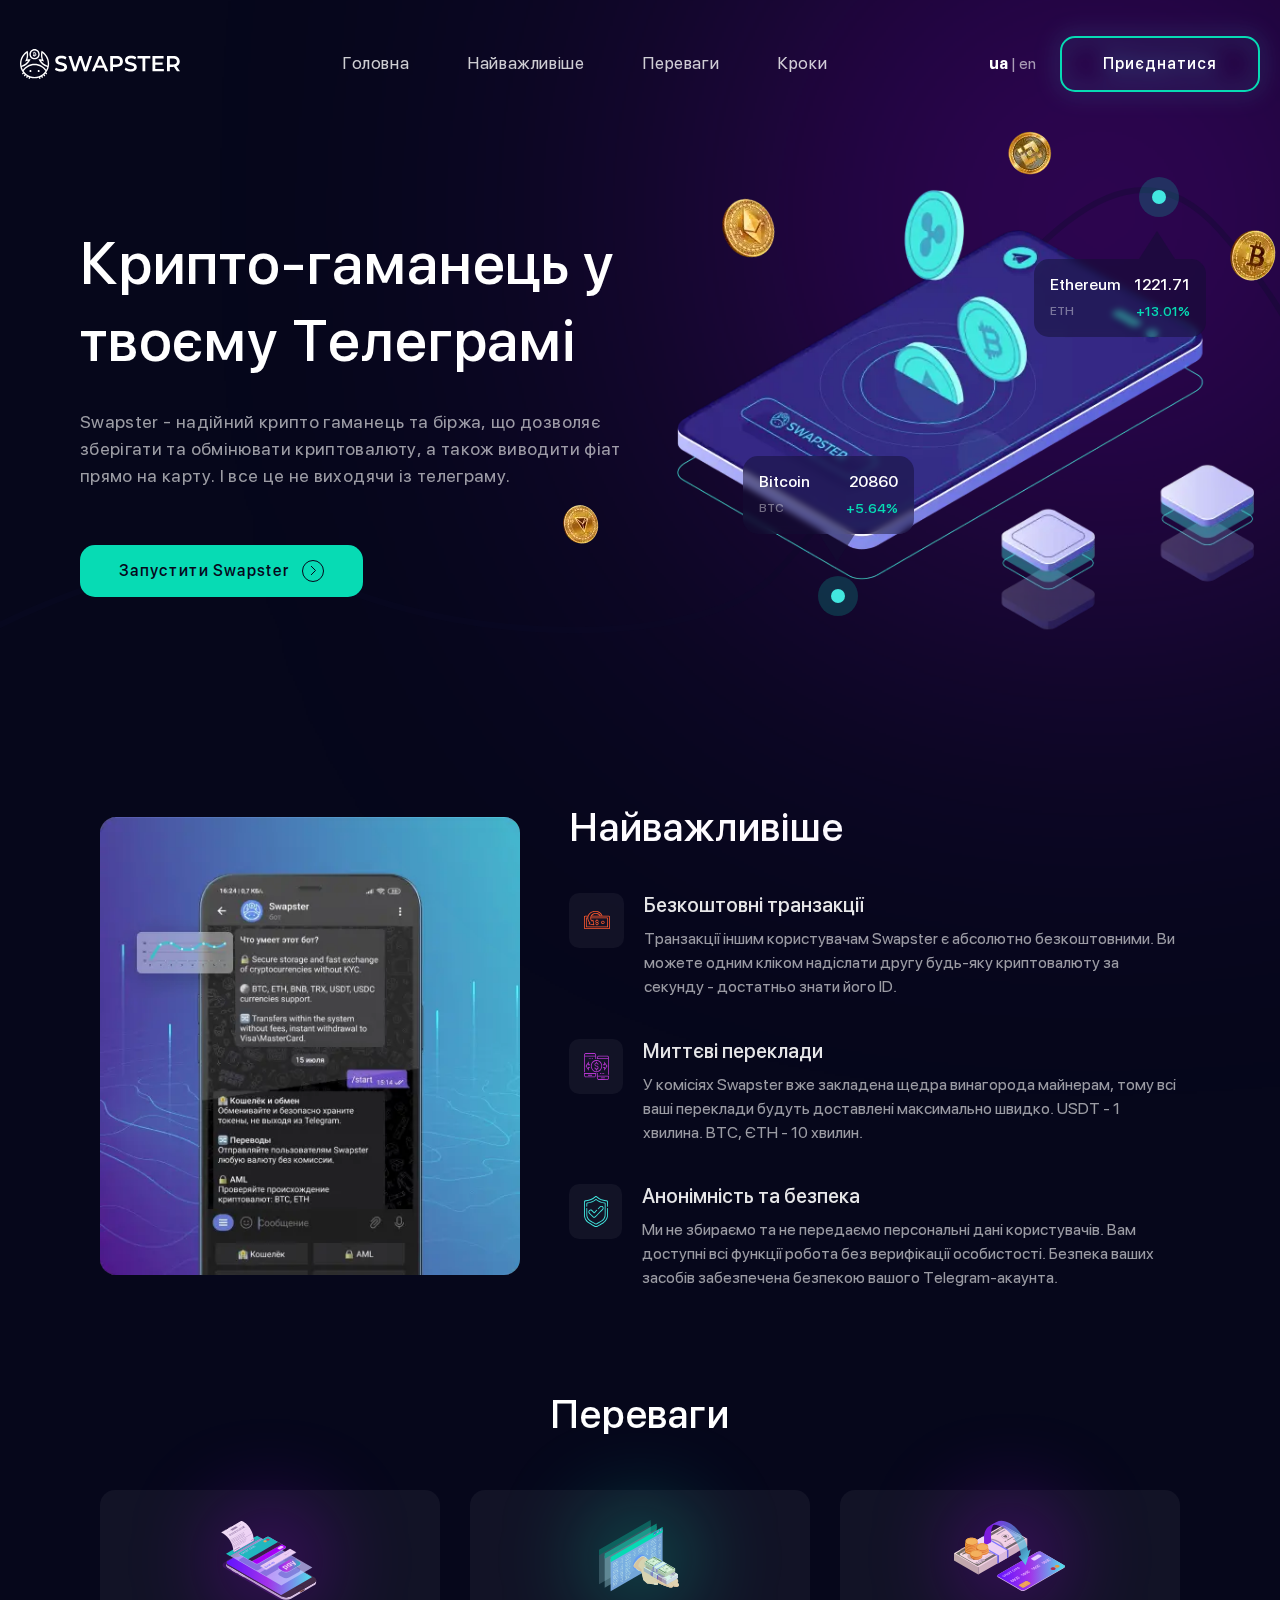
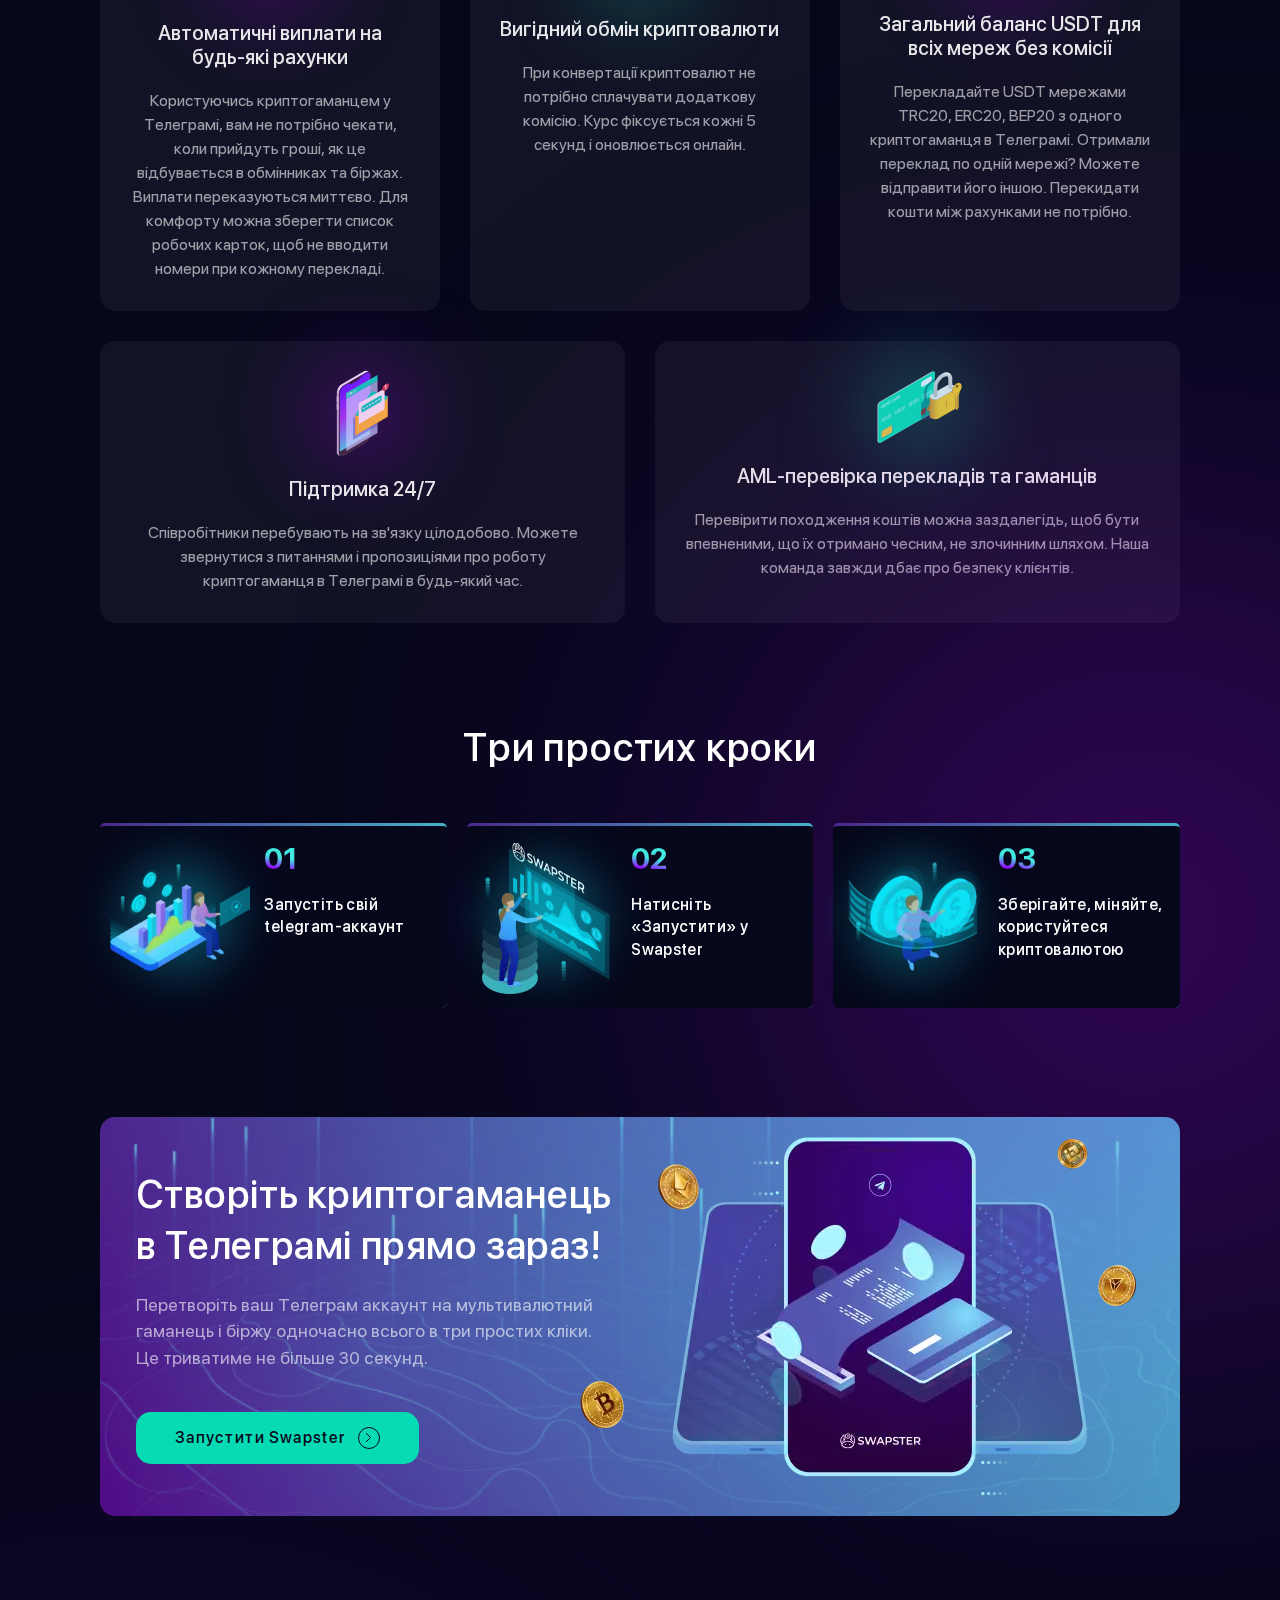
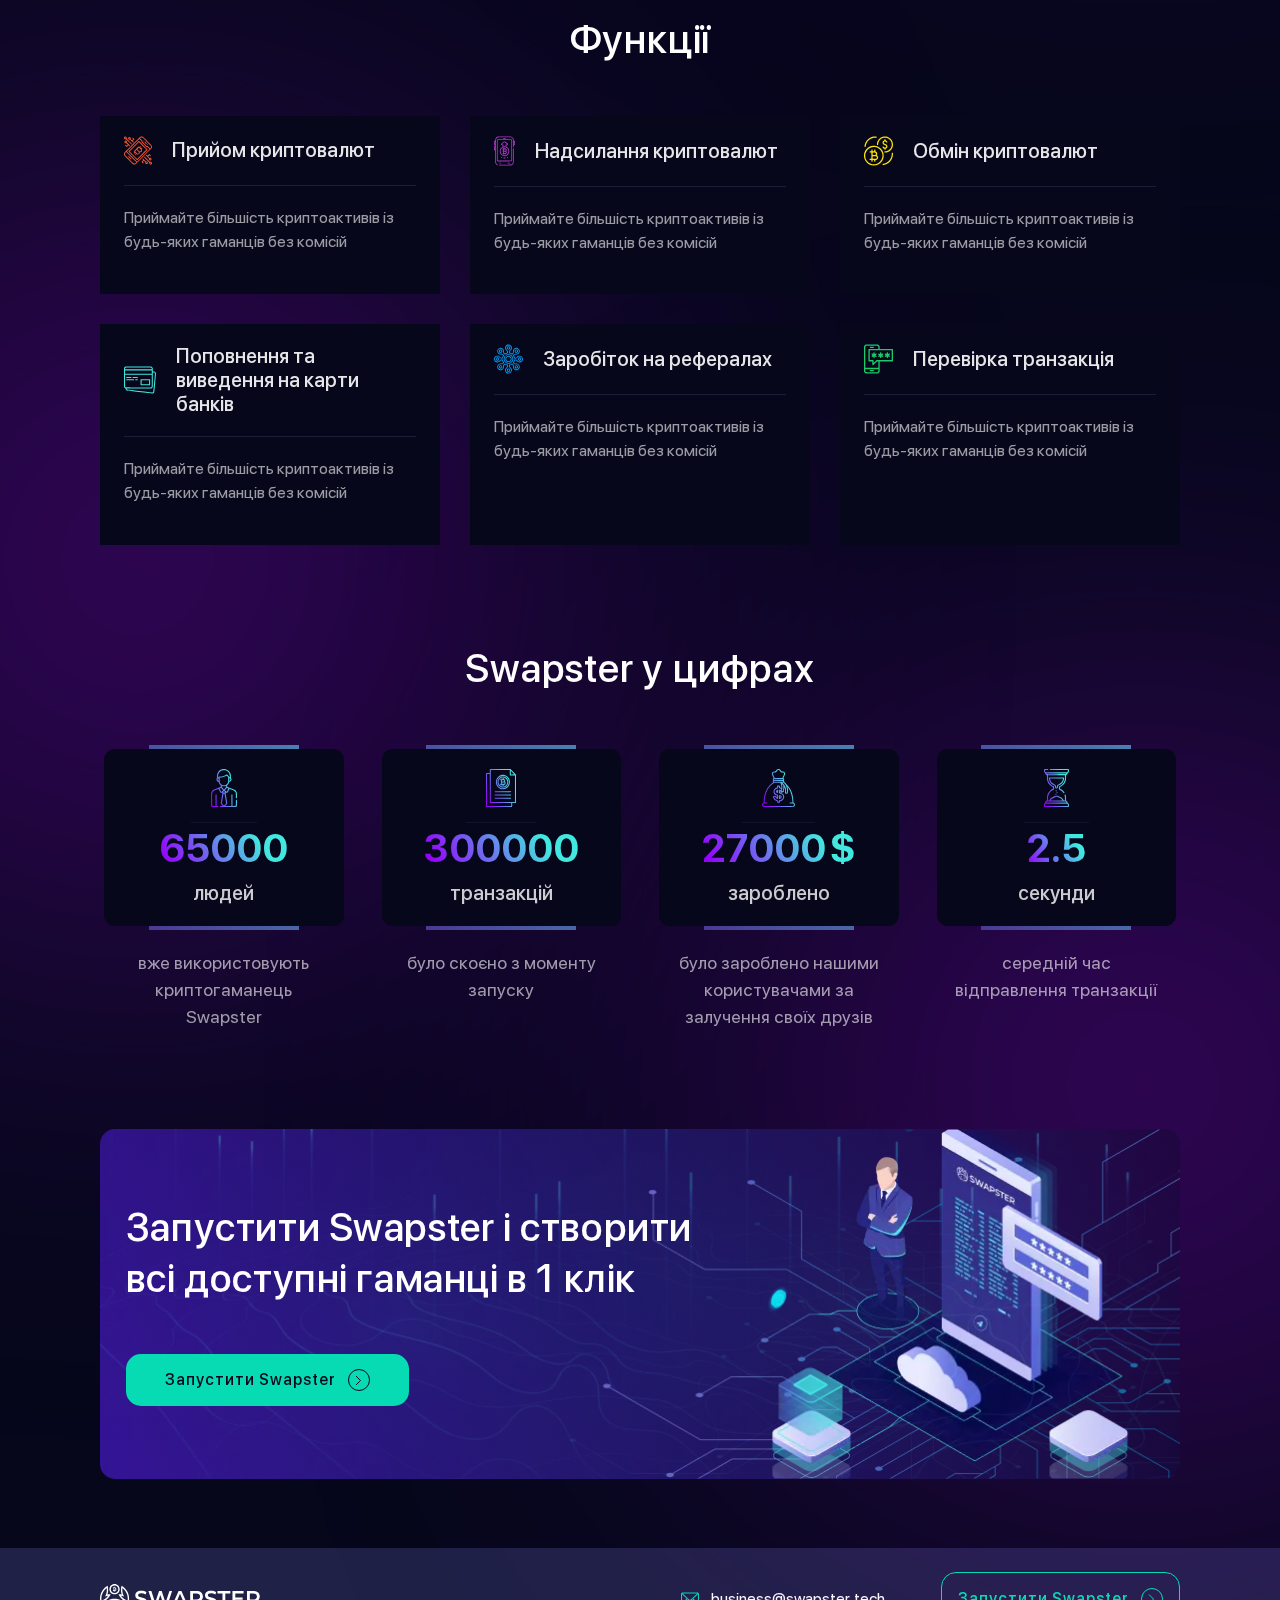
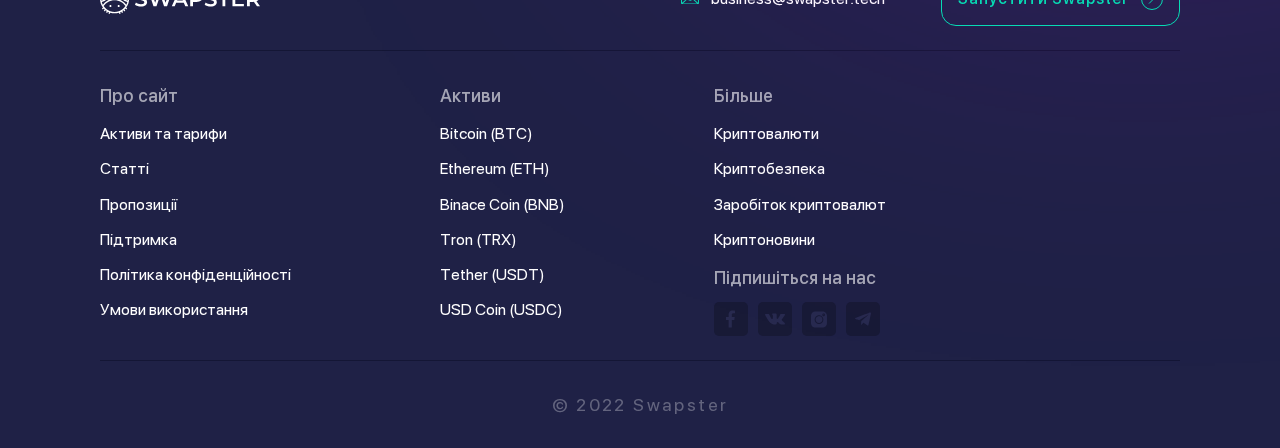
<file: index.html>
<!DOCTYPE html>
<html lang="ua">

<head>
	<title>Swapster</title>
	<meta charset="UTF-8">
	<meta name="format-detection" content="telephone=no">
	<!-- <style>body{opacity: 0;}</style> -->
	<link rel="stylesheet" href="css/style.min.css?_v=20230117113017">
	<link rel="shortcut icon" href="favicon.ico">
	<!-- <meta name="robots" content="noindex, nofollow"> -->
	<!-- <meta name="viewport" content="width=device-width, initial-scale=1.0"> -->
	<meta name="viewport" content="width=device-width, initial-scale=1.0, maximum-scale=1.0, user-scalable=0">
</head>

<body>
	<div class="wrapper">
		<header class="header">
			<div class="header__container-big">
				<a data-goto=".welcome" href="" class="header__logo"><img src="img/logo.svg" alt="Swapster"></a>
				<div class="header__menu menu">
					<nav class="menu__body">
						<ul class="menu__list">
							<li class="menu__item"><a href="" data-goto=".welcome" class="menu__link">Головна</a></li>
							<li class="menu__item"><a href="" data-goto-header data-goto=".important" class="menu__link">Найважливіше</a></li>
							<li class="menu__item"><a href="" data-goto-header data-goto=".benefits" class="menu__link">Переваги</a>
							</li>
							<li class="menu__item"><a href="" data-goto-header data-goto=".steps" class="menu__link">Кроки</a></li>
						</ul>
						<div class="menu__language language-menu">
							<a href="index_en.html" class="language-menu__btn">
								<img class="language-menu__image" src="img/icon-language.svg" alt="Icon-language">
								<div class="language-menu__text">In English</div>
							</a>
						</div>
					</nav>
				</div>
				<div class="header__actions">
					<div class="header__language language-action">
						<a href="index.html" class="language-action__item language-action__item_selected">ua</a>
						<span class="language-action__item">|</span>
						<a href="index_en.html" class="language-action__item">en</a>
					</div>
					<button data-popup="#popup" type="button" data-da=".menu__body, 479.98, 1" class="button button_hr">Приєднатися</button>
					<button type="button" class="menu__icon icon-menu"><span></span></button>
				</div>
			</div>
		</header>
		<main class="page">
			<section class="page__welcome welcome">
				<div data-prlx-parent class="welcome__container-big">
					<div class="welcome__content">
						<div class="welcome__container">
							<div class="welcome__body">
								<h1 class="welcome__title title _animation-scroll-hidden">
									Крипто-гаманець у твоєму Телеграмі
								</h1>
								<div class="welcome__text">
									Swapster - надійний крипто гаманець та біржа, що дозволяє зберігати та обмінювати
									криптовалюту,
									а також виводити фіат прямо на карту. І все це не виходячи із телеграму.
								</div>
								<button data-popup="#popup" data-da=".welcome__container-big, 479.98, 3" type="submit" class="welcome__button button button_main">Запустити Swapster</button>
							</div>
							<div class="welcome__decor decor-welcome">
								<div class="decor-welcome__item decor-welcome__item_eth">
									<div class="decor-welcome__body decor-welcome__body_eth">
										<div class="decor-welcome__top">
											<div class="decor-welcome__name">
												Ethereum
											</div>
											<div class="decor-welcome__price">
												1221.71
											</div>
										</div>
										<div class="decor-welcome__bottom">
											<div class="decor-welcome__abbr">ETH</div>
											<div class="decor-welcome__percent">+13.01%</div>
										</div>
										<div class="decor-welcome__circle decor-welcome__circle_eth">
											<div class="decor-welcome__mini-circle"></div>
										</div>
									</div>
								</div>
								<div class="decor-welcome__item decor-welcome__item_btc">
									<div class="decor-welcome__body decor-welcome__body_btc">
										<div class="decor-welcome__top">
											<div class="decor-welcome__name">
												Bitcoin
											</div>
											<div class="decor-welcome__price">
												20860
											</div>
										</div>
										<div class="decor-welcome__bottom">
											<div class="decor-welcome__abbr">BTC</div>
											<div class="decor-welcome__percent">+5.64%</div>
										</div>
										<div class="decor-welcome__circle decor-welcome__circle_btc">
											<div class="decor-welcome__mini-circle"></div>
										</div>
									</div>
								</div>
							</div>
						</div>
					</div>
					<div class="welcome__image">
						<picture><source srcset="img/welcome/phone.webp" type="image/webp"><img src="img/welcome/phone.png" alt="Phone"></picture>
					</div>
					<div class="welcome__icons icons-welcome">
						<div data-prlx-mouse data-prlx-cx="30" data-prlx-cy="30" data-prlx-dxr data-prlx-dyr class="icons-welcome__item icons-welcome__item_1">
							<picture><source srcset="img/welcome/01.webp" type="image/webp"><img src="img/welcome/01.png" alt="Coin"></picture>
						</div>
						<div data-prlx-mouse data-prlx-cx="30" data-prlx-cy="30" class="icons-welcome__item icons-welcome__item_2">
							<picture><source srcset="img/welcome/02.webp" type="image/webp"><img src="img/welcome/02.png" alt="Coin"></picture>
						</div>
						<div data-prlx-mouse data-prlx-cx="30" data-prlx-cy="30" data-prlx-dxr data-prlx-dyr class="icons-welcome__item icons-welcome__item_3">
							<picture><source srcset="img/welcome/03.webp" type="image/webp"><img src="img/welcome/03.png" alt="Coin"></picture>
						</div>
						<div data-prlx-mouse data-prlx-cx="30" data-prlx-cy="30" class="icons-welcome__item icons-welcome__item_4">
							<picture><source srcset="img/welcome/04.webp" type="image/webp"><img src="img/welcome/04.png" alt="Coin"></picture>
						</div>
					</div>
				</div>
				<svg class="welcome__svg" viewBox="0 0 1440 537" fill="none">
					<path opacity="0.3" vector-effect="non-scaling-stroke" d="M-82.5 534C-4.29468 496.763 195.284 371.78 375 447.5C540.106 517.065 794 517.5 870.967 436.627C1053.92 244.385 1217.64 -124.265 1371.71 48.2088C1494.98 186.188 1512.45 314.165 1505.78 360.906" stroke="#0B0C29" stroke-width="6" />
				</svg>
			</section>
			<section class="page__important important">
				<div class="important__container">
					<div class="important__image">
						<picture><source srcset="img/important/image.webp" type="image/webp"><img src="img/important/image.jpg" alt="Image"></picture>
					</div>
					<div class="important__content">
						<h2 class="important__title title">Найважливіше</h2>
						<div class="important__body">
							<div class="important__item item-important">
								<div class="item-important__icon">
									<img src="img/important/01.svg" alt="Icon">
								</div>
								<div class="item-important__content">
									<h3 class="item-important__lable">Безкоштовні транзакції</h3>
									<div class="item-important__text">Транзакції іншим користувачам Swapster є абсолютно
										безкоштовними. Ви можете одним кліком надіслати другу будь-яку криптовалюту за секунду
										- достатньо знати його ID.</div>
								</div>
							</div>
							<div class="important__item item-important">
								<div class="item-important__icon">
									<img src="img/important/02.svg" alt="Icon">
								</div>
								<div class="item-important__content">
									<div class="item-important__lable">Миттєві переклади</div>
									<div class="item-important__text">
										У комісіях Swapster вже закладена щедра винагорода майнерам, тому всі ваші переклади
										будуть доставлені максимально швидко. USDT - 1 хвилина. ВТС, ЄТН - 10 хвилин.
									</div>
								</div>
							</div>
							<div class="important__item item-important">
								<div class="item-important__icon">
									<img src="img/important/03.svg" alt="Icon">
								</div>
								<div class="item-important__content">
									<div class="item-important__lable">Анонімність та безпека</div>
									<div class="item-important__text">
										Ми не збираємо та не передаємо персональні дані користувачів. Вам доступні всі функції
										робота без верифікації особистості. Безпека ваших засобів забезпечена безпекою вашого
										Telegram-акаунта.
									</div>
								</div>
							</div>
						</div>
					</div>
				</div>
			</section>
			<section class="page__benefits benefits">
				<div class="benefits__container">
					<h2 class="benefits__title title">Переваги</h2>
					<div class="benefits__body">
						<div class="benefits__item benefits__item_top-1">
							<div class="benefits__icon">
								<div class="benefits__image">
									<img src="img/benefits/01.svg" alt="Icon">
								</div>
							</div>
							<h3 class="benefits__lable">
								Автоматичні виплати на будь-які рахунки
							</h3>
							<div class="benefits__text">
								Користуючись криптогаманцем у Телеграмі, вам не потрібно чекати, коли прийдуть гроші, як це
								відбувається в обмінниках та біржах. Виплати переказуються миттєво. Для комфорту можна
								зберегти
								список робочих карток, щоб не вводити номери при кожному перекладі.
							</div>
						</div>
						<div class="benefits__item benefits__item_top-2">
							<div class="benefits__icon benefits__icon_bg">
								<div class="benefits__image">
									<img src="img/benefits/02.svg" alt="Icon">
								</div>
							</div>
							<h3 class="benefits__lable">
								Вигідний обмін криптовалюти
							</h3>
							<div class="benefits__text">
								При конвертації криптовалют не потрібно сплачувати додаткову комісію. Курс фіксується кожні 5
								секунд і оновлюється онлайн.
							</div>
						</div>
						<div class="benefits__item benefits__item_top-3">
							<div class="benefits__icon">
								<div class="benefits__image">
									<img src="img/benefits/03.svg" alt="Icon">
								</div>
							</div>
							<h3 class="benefits__lable">
								Загальний баланс USDT для всіх мереж без комісії
							</h3>
							<div class="benefits__text">
								Перекладайте USDT мережами TRC20, ERC20, BEP20 з одного криптогаманця в Телеграмі. Отримали
								переклад по одній мережі? Можете відправити його іншою. Перекидати кошти між рахунками не
								потрібно.
							</div>
						</div>
						<div class="benefits__item benefits__item_bottom-1">
							<div class="benefits__icon">
								<div class="benefits__image">
									<img src="img/benefits/04.svg" alt="Icon">
								</div>
							</div>
							<h3 class="benefits__lable">
								Підтримка 24/7
							</h3>
							<div class="benefits__text">
								Співробітники перебувають на зв'язку цілодобово. Можете звернутися з питаннями і
								пропозиціями
								про роботу криптогаманця в Телеграмі в будь-який час.
							</div>
						</div>
						<div class="benefits__item benefits__item_bottom-2">
							<div class="benefits__icon benefits__icon_bg">
								<div class="benefits__image">
									<img src="img/benefits/05.svg" alt="Icon">
								</div>
							</div>
							<h3 class="benefits__lable">
								AML-перевірка перекладів та гаманців
							</h3>
							<div class="benefits__text">
								Перевірити походження коштів можна заздалегідь, щоб бути впевненими, що їх отримано
								чесним,
								не
								злочинним шляхом. Наша команда завжди дбає про безпеку клієнтів.
							</div>
						</div>
					</div>
				</div>
			</section>
			<section class="page__steps steps">
				<div class="steps__container">
					<h2 class="steps__title title">Три простих кроки</h2>
					<div class="steps__body">
						<div class="steps__column">
							<div class="steps__item">
								<div class="steps__icon">
									<picture><source srcset="img/steps/01.webp" type="image/webp"><img src="img/steps/01.png" alt="Icon"></picture>
								</div>
								<div class="steps__content">
									<div class="steps__number">01</div>
									<div class="steps__text">Запустіть свій telegram-аккаунт</div>
								</div>
							</div>
						</div>
						<div class="steps__column">
							<div class="steps__item">
								<div class="steps__icon">
									<picture><source srcset="img/steps/02.webp" type="image/webp"><img src="img/steps/02.png" alt="Icon"></picture>
								</div>
								<div class="steps__content">
									<div class="steps__number">02</div>
									<div class="steps__text">Натисніть «Запустити» у Swapster</div>
								</div>
							</div>
						</div>
						<div class="steps__column">
							<div class="steps__item">
								<div class="steps__icon">
									<picture><source srcset="img/steps/03.webp" type="image/webp"><img src="img/steps/03.png" alt="Icon"></picture>
								</div>
								<div class="steps__content">
									<div class="steps__number">03</div>
									<div class="steps__text">
										Зберігайте, міняйте, користуйтеся криптовалютою
									</div>
								</div>
							</div>
						</div>
					</div>
				</div>
			</section>
			<section class="page__create create">
				<div class="create__container">
					<div data-prlx-parent class="create__body">
						<div class="create__content">
							<h2 class="create__title title">Створіть криптогаманець в Телеграмі прямо зараз!</h2>
							<div class="create__text">Перетворіть ваш Телеграм аккаунт на мультивалютний гаманець і біржу
								одночасно всього в три простих кліки. Це триватиме не більше 30 секунд.</div>
							<button data-popup="#popup" type="submit" class="create__button button button_main">Запустити
								Swapster</button>
						</div>
						<div class="create__image">
							<picture><source srcset="img/create/phone.webp" type="image/webp"><img src="img/create/phone.png" alt="Phone"></picture>
						</div>
						<div class="create__icons icons-create">
							<div data-prlx-mouse data-prlx-cx="30" data-prlx-cy="30" data-prlx-dxr data-prlx-dyr class="icons-create__item icons-create__item_1">
								<picture><source srcset="img/create/01.webp" type="image/webp"><img src="img/create/01.png" alt="Coin"></picture>
							</div>
							<div data-prlx-mouse data-prlx-cx="30" data-prlx-cy="30" class="icons-create__item icons-create__item_2">
								<picture><source srcset="img/create/02.webp" type="image/webp"><img src="img/create/02.jpg" alt="Coin"></picture>
							</div>
							<div data-prlx-mouse data-prlx-cx="30" data-prlx-cy="30" data-prlx-dxr data-prlx-dyr class="icons-create__item icons-create__item_3">
								<picture><source srcset="img/create/03.webp" type="image/webp"><img src="img/create/03.png" alt="Coin"></picture>
							</div>
							<div data-prlx-mouse data-prlx-cx="30" data-prlx-cy="30" class="icons-create__item icons-create__item_4">
								<picture><source srcset="img/create/04.webp" type="image/webp"><img src="img/create/04.png" alt="Coin"></picture>
							</div>
						</div>
					</div>
				</div>
			</section>
			<section class="page__functions functions">
				<div class="functions__container">
					<h2 class="functions__title title">Функції</h2>
					<div class="functions__body">
						<div class="functions__top">
							<div class="functions__item item-functions">
								<div class="item-functions__label">
									<div class="item-functions__icon">
										<img src="img/functions/01.svg" alt="Icon">
									</div>
									<h3 class="item-functions__title">
										Прийом криптовалют
									</h3>
								</div>
								<div class="item-functions__info">
									Приймайте більшість криптоактивів із будь-яких гаманців без комісій
								</div>
							</div>
							<div class="functions__item item-functions">
								<div class="item-functions__label">
									<div class="item-functions__icon">
										<img src="img/functions/02.svg" alt="Icon">
									</div>
									<h3 class="item-functions__title">
										Надсилання криптовалют
									</h3>
								</div>
								<div class="item-functions__info">
									Приймайте більшість криптоактивів із будь-яких гаманців без комісій
								</div>
							</div>
							<div class="functions__item item-functions">
								<div class="item-functions__label">
									<div class="item-functions__icon">
										<img src="img/functions/03.svg" alt="Icon">
									</div>
									<h3 class="item-functions__title">
										Обмін криптовалют
									</h3>
								</div>
								<div class="item-functions__info">
									Приймайте більшість криптоактивів із будь-яких гаманців без комісій
								</div>
							</div>
						</div>
						<div class="functions__bottom">
							<div class="functions__content">
								<div class="functions__item item-functions">
									<div class="item-functions__label">
										<div class="item-functions__icon">
											<img src="img/functions/04.svg" alt="Icon">
										</div>
										<h3 class="item-functions__title">
											Поповнення та виведення на карти банків
										</h3>
									</div>
									<div class="item-functions__info">
										Приймайте більшість криптоактивів із будь-яких гаманців без комісій
									</div>
								</div>
								<div class="functions__item item-functions">
									<div class="item-functions__label">
										<div class="item-functions__icon">
											<img src="img/functions/05.svg" alt="Icon">
										</div>
										<h3 class="item-functions__title">
											Заробіток на рефералах
										</h3>
									</div>
									<div class="item-functions__info">
										Приймайте більшість криптоактивів із будь-яких гаманців без комісій
									</div>
								</div>
								<div class="functions__item item-functions">
									<div class="item-functions__label">
										<div class="item-functions__icon">
											<img src="img/functions/06.svg" alt="Icon">
										</div>
										<h3 class="item-functions__title">
											Перевірка транзакція
										</h3>
									</div>
									<div class="item-functions__info">
										Приймайте більшість криптоактивів із будь-яких гаманців без комісій
									</div>
								</div>
							</div>
						</div>
					</div>
				</div>
			</section>
			<section class="page__innumbers innumbers">
				<div class="innumbers__container">
					<h2 class="innumbers__title title">Swapster у цифрах</h2>
					<div class="innumbers__body">
						<div class="innumbers__column">
							<div class="innumbers__item">
								<div data-watch class="innumbers__card">
									<div class="innumbers__icon">
										<img src="img/innumbers/01.svg" alt="Icon">
									</div>
									<div data-digits-counter data-digits-counter-speed="1300" class="innumbers__number">65000
									</div>
									<div class="innumbers__label">людей</div>
								</div>
								<div class="innumbers__text">вже використовують криптогаманець Swapster</div>
							</div>
						</div>
						<div class="innumbers__column">
							<div class="innumbers__item">
								<div data-watch class="innumbers__card">
									<div class="innumbers__icon">
										<img src="img/innumbers/02.svg" alt="Icon">
									</div>
									<div data-digits-counter data-digits-counter-speed="1300" class="innumbers__number">300000
									</div>
									<div class="innumbers__label">транзакцій</div>
								</div>
								<div class="innumbers__text">було скоєно з моменту запуску</div>
							</div>
						</div>
						<div class="innumbers__column">
							<div class="innumbers__item">
								<div data-watch class="innumbers__card">
									<div class="innumbers__icon">
										<img src="img/innumbers/03.svg" alt="Icon">
									</div>
									<div data-digits-counter data-digits-counter-speed="1300" class="innumbers__number innumbers__number_dollar">27000</div>
									<div class="innumbers__label">зароблено</div>
								</div>
								<div class="innumbers__text">було зароблено нашими користувачами за залучення своїх друзів</div>
							</div>
						</div>
						<div class="innumbers__column">
							<div class="innumbers__item">
								<div data-watch class="innumbers__card">
									<div class="innumbers__icon">
										<img src="img/innumbers/04.svg" alt="Icon">
									</div>
									<div data-digits-counter data-digits-counter-speed="1300" class="innumbers__number innumbers__number_comma">2</div>
									<div class="innumbers__label">секунди</div>
								</div>
								<div class="innumbers__text">середній час відправлення транзакції</div>
							</div>
						</div>
					</div>
				</div>
			</section>
			<section class="page__wallets wallets">
				<div class="wallets__container">
					<div class="wallets__body">
						<div class="wallets__content">
							<div class="wallets__title title">Запустити Swapster і створити всі доступні гаманці в 1 клік</div>
							<button data-popup="#popup" type="submit" class="wallets__button button button_main">Запустити
								Swapster</button>
						</div>
						<div class="wallets__image">
							<picture><source srcset="img/wallets/phone.webp" type="image/webp"><img src="img/wallets/phone.png" alt="Phone"></picture>
						</div>
					</div>
				</div>
			</section>
			<div class="page__spollers spollers">
				<div class="spollers__container">
				</div>
			</div>
		</main>
		<footer class="footer">
			<div class="footer__container">
				<div class="footer__top">
					<a href="" data-goto=".welcome" class="footer__logo"><img src="img/logo.svg" alt="Swapster"></a>
					<div class="footer__info">
						<a href="" class="footer__mail">business@swapster.tech</a>
						<button data-popup="#popup" type="submit" class="footer__button button button_bdg">Запустити Swapster</button>
					</div>
				</div>
				<div data-da=".spollers__container, 767.98, 1" data-one-spoller data-spollers="767.98,max" class="footer__middle spollers">
					<div class="footer__column">
						<button type="button" data-spoller class="footer__lable footer__lable_button">
							Про сайт</button>
						<div class="footer__body">
							<ul class="footer__list">
								<li><a href="error-404.html" class="footer__link">Активи та тарифи</a></li>
								<li><a href="error-404.html" class="footer__link">Статті</a></li>
								<li><a href="error-404.html" class="footer__link">Пропозиції</a></li>
								<li><a href="error-404.html" class="footer__link">Підтримка</a></li>
								<li><a href="error-404.html" class="footer__link">Політика конфіденційності</a></li>
								<li><a href="error-404.html" class="footer__link">Умови використання</a></li>
							</ul>
						</div>
					</div>
					<div class="footer__column">
						<button type="button" data-spoller class="footer__lable footer__lable_button">
							Активи</button>
						<div class="footer__body">
							<ul class="footer__list">
								<li><a href="error-404.html" class="footer__link">Bitcoin (BTC)</a></li>
								<li><a href="error-404.html" class="footer__link">Ethereum (ETH)</a></li>
								<li><a href="error-404.html" class="footer__link">Binace Coin (BNB)</a></li>
								<li><a href="error-404.html" class="footer__link">Tron (TRX)</a></li>
								<li><a href="error-404.html" class="footer__link">Tether (USDT)</a></li>
								<li><a href="error-404.html" class="footer__link">USD Coin (USDC)</a></li>
							</ul>
						</div>
					</div>
					<div class="footer__column footer__column_dobul">
						<div class="footer__spoller">
							<button type="button" data-spoller class="footer__lable footer__lable_button">
								Більше</button>
							<div class="footer__body">
								<ul class="footer__list">
									<li><a href="error-404.html" class="footer__link">Криптовалюти</a></li>
									<li><a href="error-404.html" class="footer__link">Криптобезпека</a></li>
									<li><a href="error-404.html" class="footer__link">Заробіток криптовалют</a></li>
									<li><a href="error-404.html" class="footer__link">Криптоновини</a></li>
								</ul>
							</div>
						</div>
						<div data-da=".footer__container, 767.98, 2" class="footer__contacts">
							<div class="footer__lable">Підпишіться на нас</div>
							<ul class="footer__media">
								<li>
									<a href="error-404.html" class="footer__item">
										<img src="img/footer/01.svg" alt="Icon">
									</a>
								</li>
								<li>
									<a href="error-404.html" class="footer__item">
										<img src="img/footer/02.svg" alt="Icon">
									</a>
								</li>
								<li>
									<a href="error-404.html" class="footer__item">
										<img src="img/footer/03.svg" alt="Icon">
									</a>
								</li>
								<li>
									<a href="error-404.html" class="footer__item">
										<img src="img/footer/04.svg" alt="Icon">
									</a>
								</li>
							</ul>
						</div>
					</div>
				</div>
				<div class="footer__bottom">
					<div class="footer__copy">© 2022 Swapster</div>
				</div>
			</div>
		</footer>
	</div>
	<div id="popup" aria-hidden="true" class="popup">
		<div class="popup__wrapper">
			<div class="popup__content">
				<button data-close type="button" class="popup__close"></button>
				<div class="popup__info">
					<h2 class="popup__title">Дякуємо за вашу підтримку :)</h2>
					<div class="popup__text">
						Зберігаючи свою криптовалюту на Swapster, ви робите чудовий вибір!
						Для того, щоб продовжити натисніть "Перейти до Телеграму".
					</div>
					<a target="_blank" href="https://t.me/SwapsterWallet_bot" class="popup__btn button button_pop">Перейти до Телеграму</a>
				</div>
			</div>
		</div>
	</div>
	<script src="js/app.min.js?_v=20230117113017"></script>
</body>

</html>
</file>
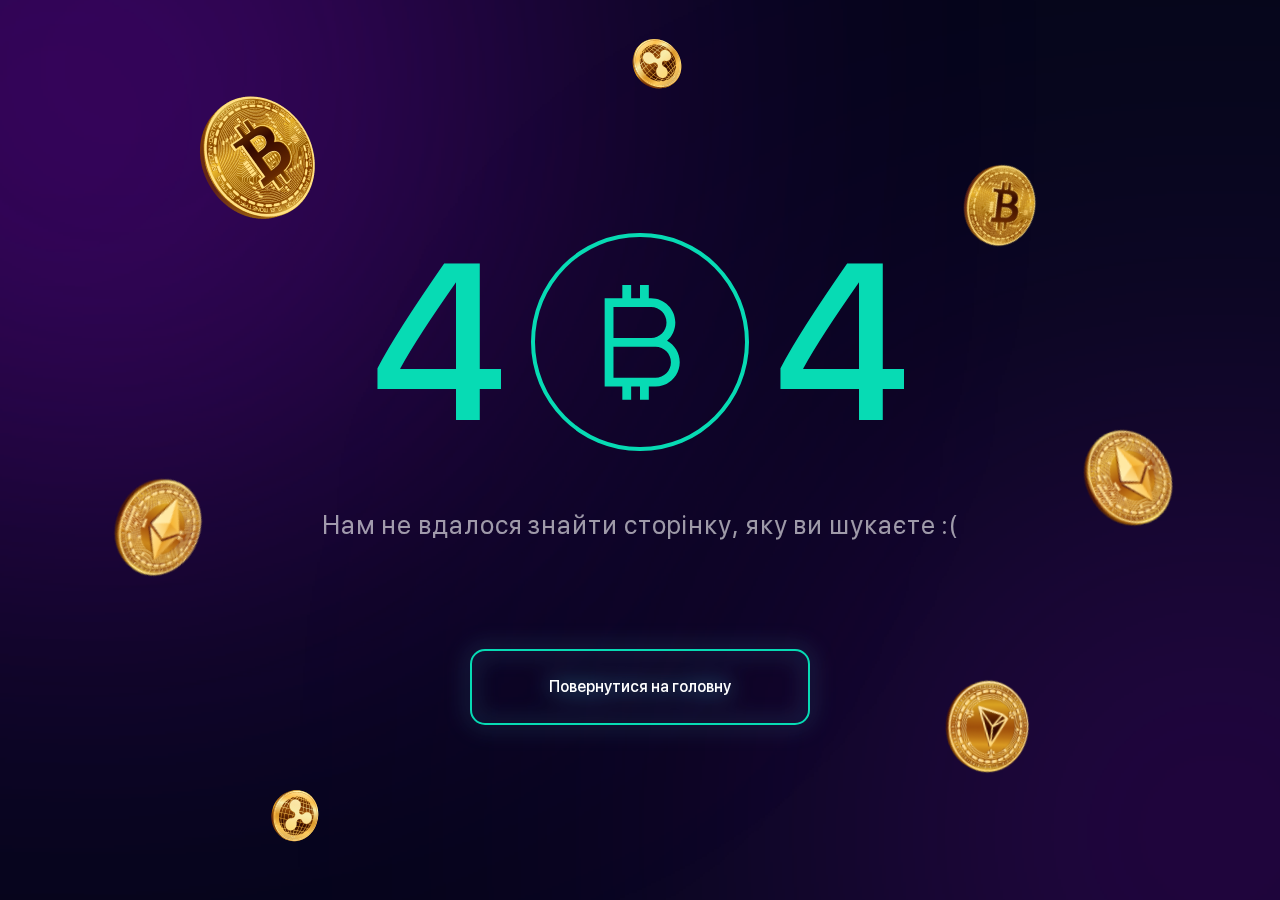
<file: error-404.html>
<!DOCTYPE html>
<html lang="ua">

<head>
	<title>Swapster</title>
	<meta charset="UTF-8">
	<meta name="format-detection" content="telephone=no">
	<!-- <style>body{opacity: 0;}</style> -->
	<link rel="stylesheet" href="css/style.min.css?_v=20230117113017">
	<link rel="shortcut icon" href="favicon.ico">
	<!-- <meta name="robots" content="noindex, nofollow"> -->
	<!-- <meta name="viewport" content="width=device-width, initial-scale=1.0"> -->
	<meta name="viewport" content="width=device-width, initial-scale=1.0, maximum-scale=1.0, user-scalable=0">
</head>

<body>
	<div class="wrapper">
		<div class="error">
			<div data-prlx-parent class="error__container">
				<div class="error__content">
					<div class="error__number number-error">
						4<img class="number-error__icon number-error__icon-big" src="img/error/bitcoin-icon.svg" alt="Bitcoin-icon">
						<img class="number-error__icon number-error__icon-small" src="img/error/bitcoin-icon-small.svg" alt="Bitcoin-icon">4
					</div>
					<div class="error__text">Нам не вдалося знайти сторінку, яку ви шукаєте :(</div>
					<a href="index.html" class="error__bnt">Повернутися на головну</a>
				</div>
				<div class="error__icons icons-error">
					<div data-prlx-mouse data-prlx-cx="26" data-prlx-cy="26" data-prlx-dxr data-prlx-dyr class="icons-error__item icons-error__item_1">
						<img src="img/error/01.svg" alt="Icon">
					</div>
					<div data-prlx-mouse data-prlx-cx="26" data-prlx-cy="26" class="icons-error__item icons-error__item_2">
						<img src="img/error/02.svg" alt="Icon">
					</div>
					<div data-prlx-mouse data-prlx-cx="26" data-prlx-cy="26" data-prlx-dxr data-prlx-dyr class="icons-error__item icons-error__item_3">
						<img src="img/error/03.svg" alt="Icon">
					</div>
					<div data-prlx-mouse data-prlx-cx="26" data-prlx-cy="26" class="icons-error__item icons-error__item_4">
						<img src="img/error/04.svg" alt="Icon">
					</div>
					<div data-prlx-mouse data-prlx-cx="26" data-prlx-cy="26" data-prlx-dxr data-prlx-dyr class="icons-error__item icons-error__item_5">
						<img src="img/error/05.svg" alt="Icon">
					</div>
					<div data-prlx-mouse data-prlx-cx="26" data-prlx-cy="26" class="icons-error__item icons-error__item_6">
						<img src="img/error/06.svg" alt="Icon">
					</div>
					<div data-prlx-mouse data-prlx-cx="26" data-prlx-cy="26" data-prlx-dxr data-prlx-dyr class="icons-error__item icons-error__item_7">
						<img src="img/error/07.svg" alt="Icon">
					</div>
				</div>
			</div>
			<div class="error__circles error-circles">
				<div class="error-circles__circle error-circles__circle_1"></div>
				<div class="error-circles__circle error-circles__circle_2"></div>
				<div class="error-circles__circle error-circles__circle_3"></div>
			</div>
		</div>
	</div>
	<div id="popup" aria-hidden="true" class="popup">
		<div class="popup__wrapper">
			<div class="popup__content">
				<button data-close type="button" class="popup__close"></button>
				<div class="popup__info">
					<h2 class="popup__title">Дякуємо за вашу підтримку :)</h2>
					<div class="popup__text">
						Зберігаючи свою криптовалюту на Swapster, ви робите чудовий вибір!
						Для того, щоб продовжити натисніть "Перейти до Телеграму".
					</div>
					<a target="_blank" href="https://t.me/SwapsterWallet_bot" class="popup__btn button button_pop">Перейти до Телеграму</a>
				</div>
			</div>
		</div>
	</div>
	<script src="js/app.min.js?_v=20230117113017"></script>
</body>

</html>
</file>
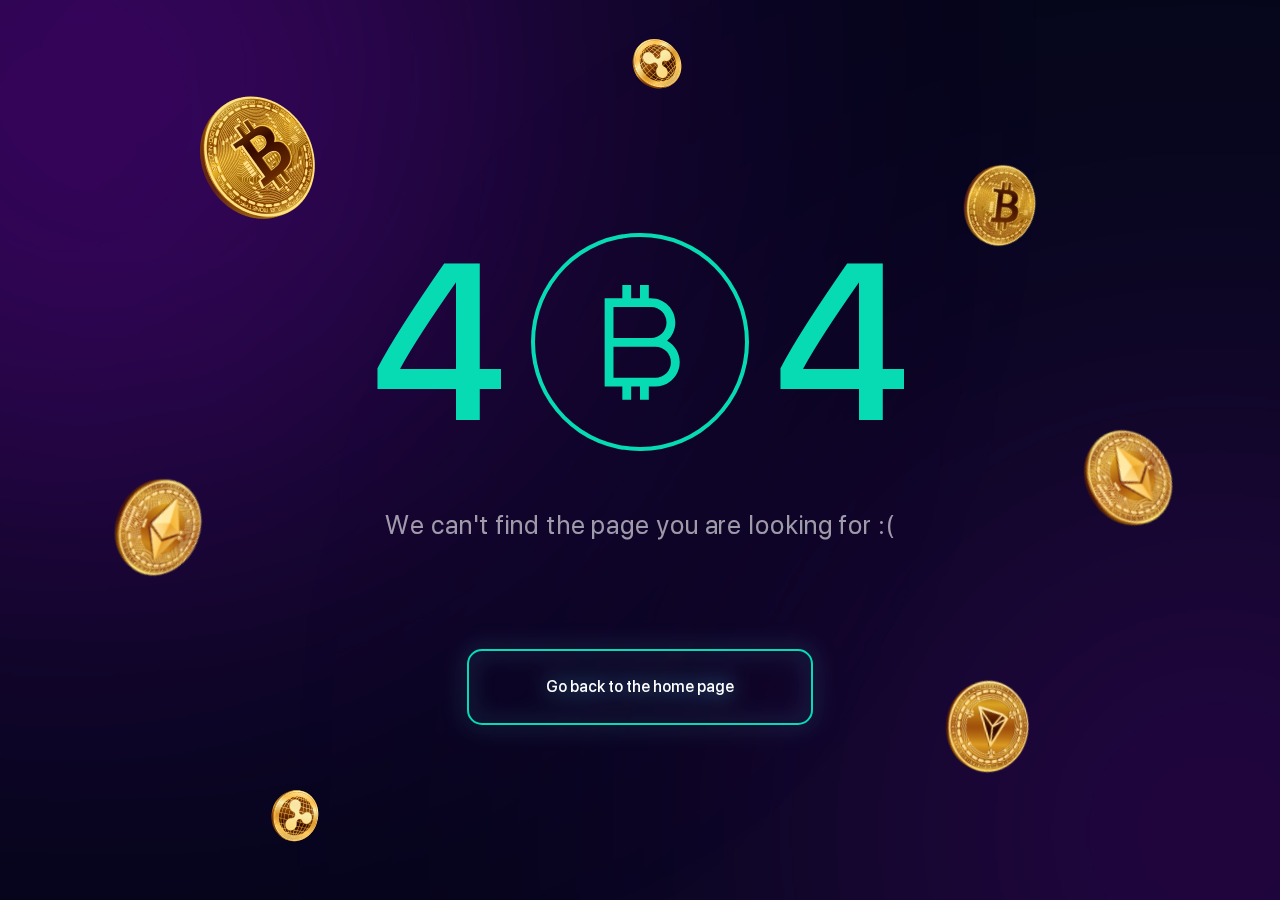
<file: error-404_en.html>
<!DOCTYPE html>
<html lang="en">

<head>
	<title>Swapster</title>
	<meta charset="UTF-8">
	<meta name="format-detection" content="telephone=no">
	<!-- <style>body{opacity: 0;}</style> -->
	<link rel="stylesheet" href="css/style.min.css?_v=20230117113017">
	<link rel="shortcut icon" href="favicon.ico">
	<!-- <meta name="robots" content="noindex, nofollow"> -->
	<!-- <meta name="viewport" content="width=device-width, initial-scale=1.0"> -->
	<meta name="viewport" content="width=device-width, initial-scale=1.0, maximum-scale=1.0, user-scalable=0">
</head>

<body>
	<div class="wrapper">
		<div class="error">
			<div data-prlx-parent class="error__container">
				<div class="error__content">
					<div class="error__number number-error">
						4<img class="number-error__icon number-error__icon-big" src="img/error/bitcoin-icon.svg" alt="Bitcoin-icon">
						<img class="number-error__icon number-error__icon-small" src="img/error/bitcoin-icon-small.svg" alt="Bitcoin-icon">4
					</div>
					<div class="error__text">We can't find the page you are looking for :(</div>
					<a href="index_en.html" class="error__bnt">Go back to the home page</a>
				</div>
				<div class="error__icons icons-error">
					<div data-prlx-mouse data-prlx-cx="26" data-prlx-cy="26" data-prlx-dxr data-prlx-dyr class="icons-error__item icons-error__item_1">
						<img src="img/error/01.svg" alt="Icon">
					</div>
					<div data-prlx-mouse data-prlx-cx="26" data-prlx-cy="26" class="icons-error__item icons-error__item_2">
						<img src="img/error/02.svg" alt="Icon">
					</div>
					<div data-prlx-mouse data-prlx-cx="26" data-prlx-cy="26" data-prlx-dxr data-prlx-dyr class="icons-error__item icons-error__item_3">
						<img src="img/error/03.svg" alt="Icon">
					</div>
					<div data-prlx-mouse data-prlx-cx="26" data-prlx-cy="26" class="icons-error__item icons-error__item_4">
						<img src="img/error/04.svg" alt="Icon">
					</div>
					<div data-prlx-mouse data-prlx-cx="26" data-prlx-cy="26" data-prlx-dxr data-prlx-dyr class="icons-error__item icons-error__item_5">
						<img src="img/error/05.svg" alt="Icon">
					</div>
					<div data-prlx-mouse data-prlx-cx="26" data-prlx-cy="26" class="icons-error__item icons-error__item_6">
						<img src="img/error/06.svg" alt="Icon">
					</div>
					<div data-prlx-mouse data-prlx-cx="26" data-prlx-cy="26" data-prlx-dxr data-prlx-dyr class="icons-error__item icons-error__item_7">
						<img src="img/error/07.svg" alt="Icon">
					</div>
				</div>
			</div>
			<div class="error__circles error-circles">
				<div class="error-circles__circle error-circles__circle_1"></div>
				<div class="error-circles__circle error-circles__circle_2"></div>
				<div class="error-circles__circle error-circles__circle_3"></div>
			</div>
		</div>
	</div>
	<div id="popup" aria-hidden="true" class="popup">
		<div class="popup__wrapper">
			<div class="popup__content">
				<button data-close type="button" class="popup__close"></button>
				<div class="popup__info">
					<h2 class="popup__title">Дякуємо за вашу підтримку :)</h2>
					<div class="popup__text">
						Зберігаючи свою криптовалюту на Swapster, ви робите чудовий вибір!
						Для того, щоб продовжити натисніть "Перейти до Телеграму".
					</div>
					<a target="_blank" href="https://t.me/SwapsterWallet_bot" class="popup__btn button button_pop">Перейти до Телеграму</a>
				</div>
			</div>
		</div>
	</div>
	<script src="js/app.min.js?_v=20230117113017"></script>
</body>

</html>
</file>
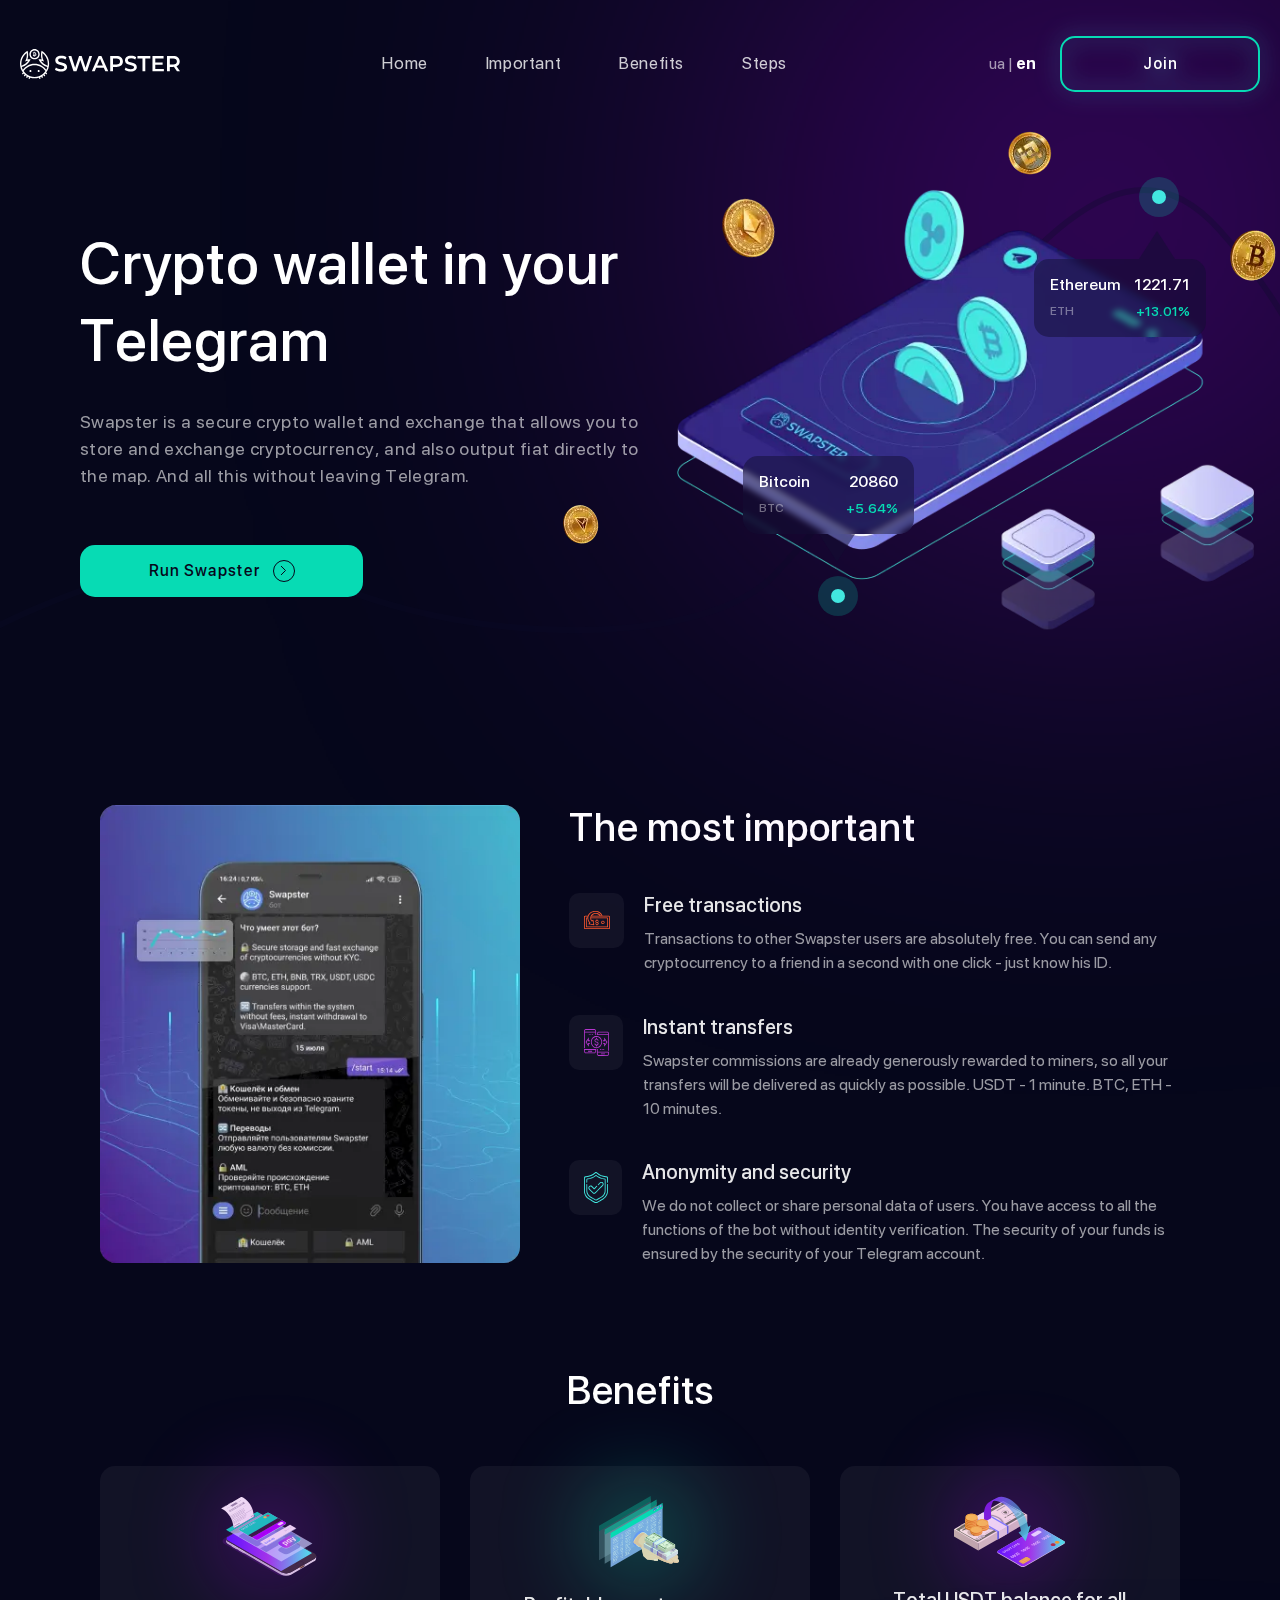
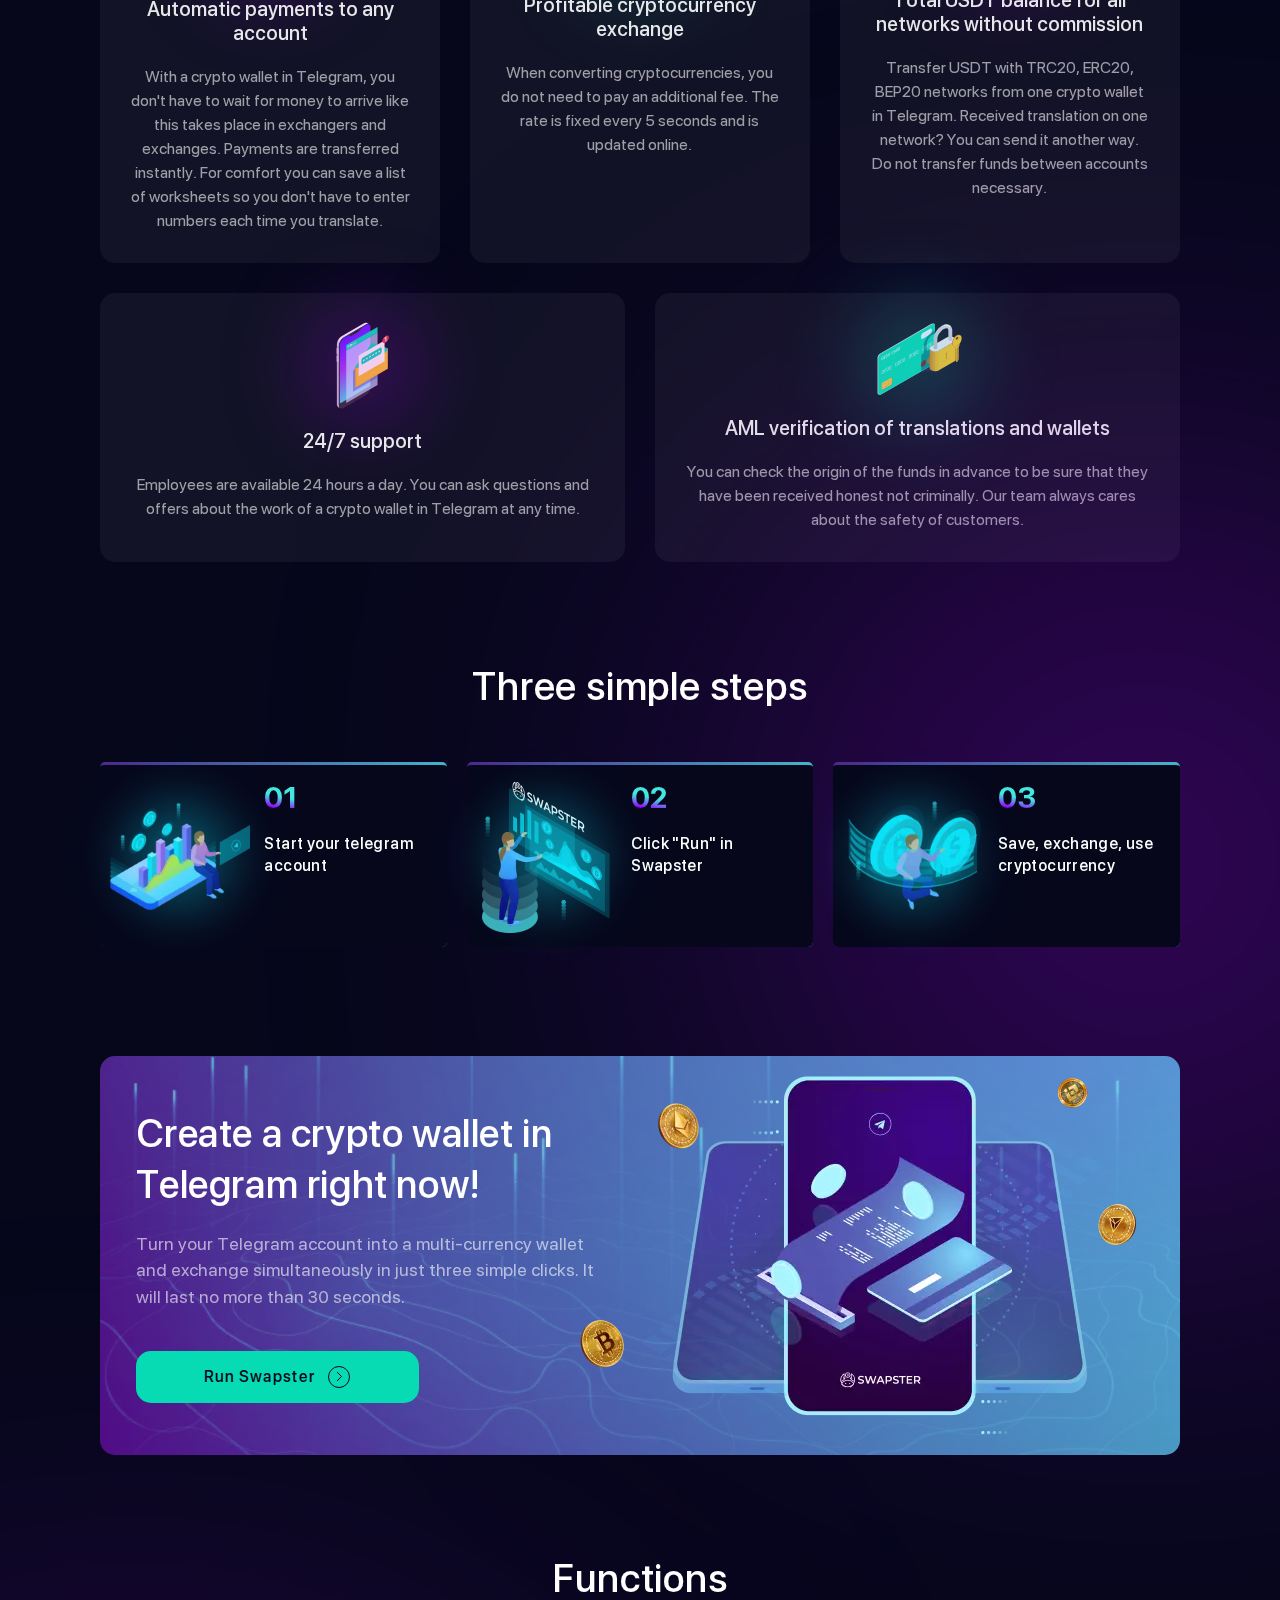
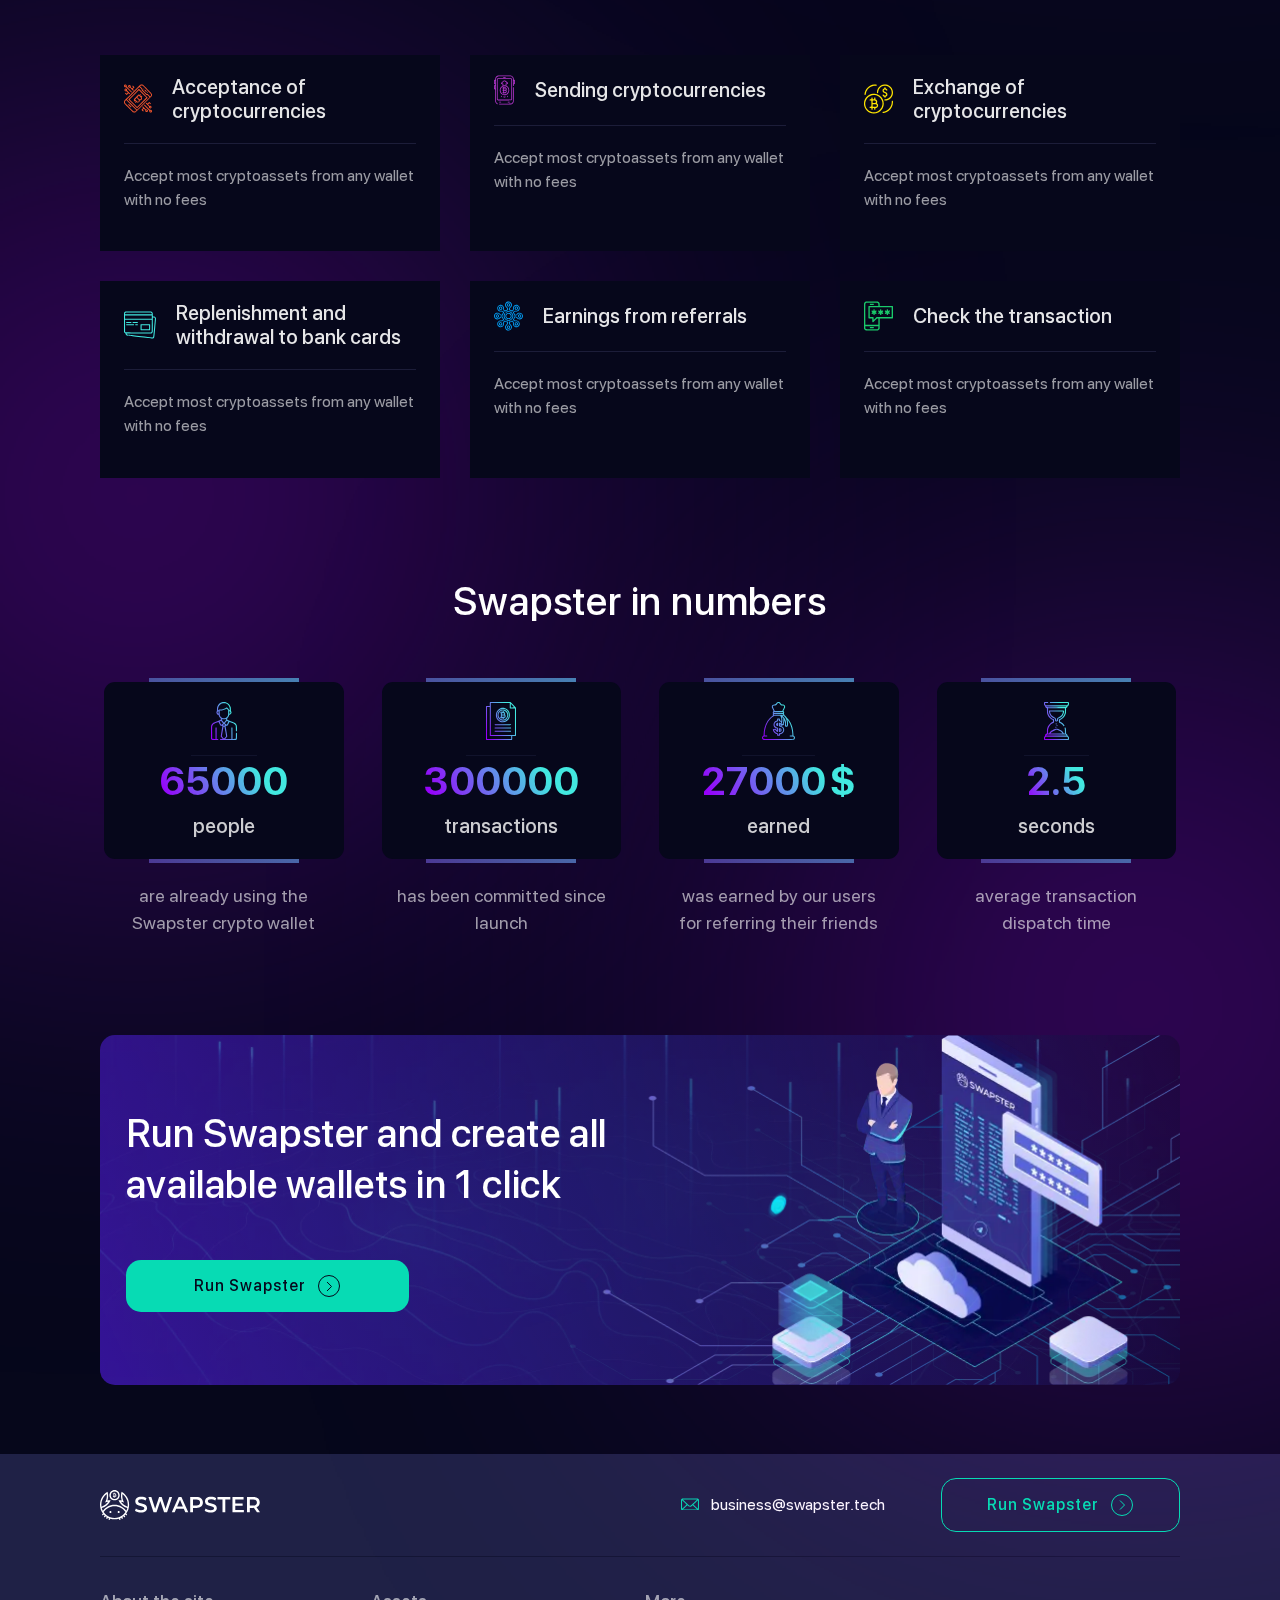
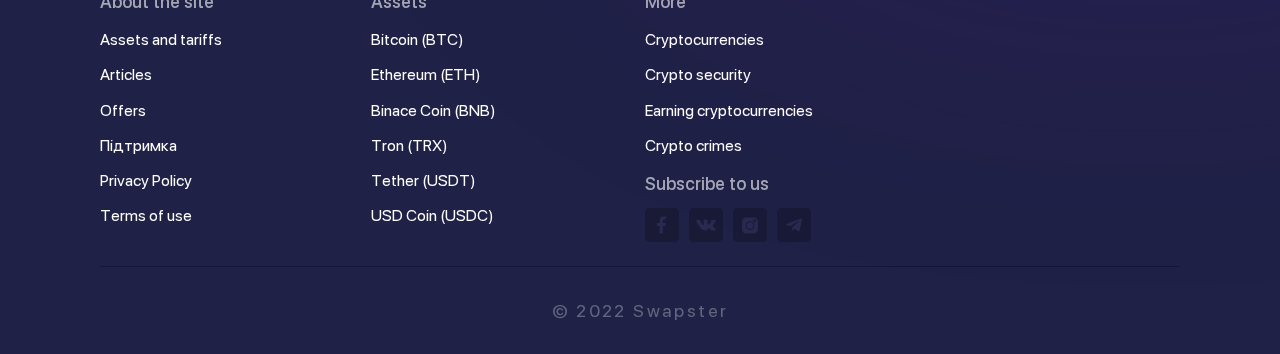
<file: index_en.html>
<!DOCTYPE html>
<html lang="en">

<head>
	<title>Swapster</title>
	<meta charset="UTF-8">
	<meta name="format-detection" content="telephone=no">
	<!-- <style>body{opacity: 0;}</style> -->
	<link rel="stylesheet" href="css/style.min.css?_v=20230117113017">
	<link rel="shortcut icon" href="favicon.ico">
	<!-- <meta name="robots" content="noindex, nofollow"> -->
	<!-- <meta name="viewport" content="width=device-width, initial-scale=1.0"> -->
	<meta name="viewport" content="width=device-width, initial-scale=1.0, maximum-scale=1.0, user-scalable=0">
</head>

<body>
	<div class="wrapper">
		<header class="header">
			<div class="header__container-big">
				<a href="" data-goto=".welcome" class="header__logo"><img src="img/logo.svg" alt="Swapster"></a>
				<div class="header__menu menu">
					<nav class="menu__body">
						<ul class="menu__list menu__list_en">
							<li class="menu__item menu__item_en">
								<a href="" data-goto=".welcome" class="menu__link">Home</a>
							</li>
							<li class="menu__item menu__item_en">
								<a href="" data-goto-header data-goto=".important" class="menu__link">Important</a>
							</li>
							<li class="menu__item menu__item_en">
								<a href="" data-goto-header data-goto=".benefits" class="menu__link">Benefits</a>
							</li>
							<li class="menu__item menu__item_en">
								<a href="" data-goto-header data-goto=".steps" class="menu__link">Steps</a>
							</li>
						</ul>
						<div class="menu__language language-menu">
							<a href="index.html" class="language-menu__btn">
								<img class="language-menu__image" src="img/icon-language.svg" alt="Icon-language">
								<div class="language-menu__text language-menu__text_en">На Українській</div>
							</a>
						</div>
					</nav>
				</div>
				<div class="header__actions">
					<div class="header__language language-action">
						<a href="index.html" class="language-action__item">ua</a>
						<span class="language-action__item">|</span>
						<a href="index_en.html" class="language-action__item language-action__item_selected">en</a>
					</div>
					<button data-popup="#popup_en" type="button" data-da=".menu__body, 479.98, 1" class="button button_hr">Join</button>
					<button type="button" class="menu__icon icon-menu"><span></span></button>
				</div>
			</div>
		</header>
		<main class="page">
			<section class="page__welcome welcome">
				<div data-prlx-parent class="welcome__container-big">
					<div class="welcome__content">
						<div class="welcome__container">
							<div class="welcome__body">
								<h1 class="welcome__title title">
									Crypto wallet in your Telegram
								</h1>
								<div class="welcome__text">
									Swapster is a secure crypto wallet and exchange that allows you to store and exchange
									cryptocurrency,
									and also output fiat directly to the map. And all this without leaving Telegram.
								</div>
								<button data-popup="#popup_en" data-da=".welcome__container-big, 479.98, 3" type="submit" class="welcome__button button button_main">Run Swapster</button>
							</div>
							<div class="welcome__decor decor-welcome">
								<div class="decor-welcome__item decor-welcome__item_eth">
									<div class="decor-welcome__body decor-welcome__body_eth">
										<div class="decor-welcome__top">
											<div class="decor-welcome__name">
												Ethereum
											</div>
											<div class="decor-welcome__price">
												1221.71
											</div>
										</div>
										<div class="decor-welcome__bottom">
											<div class="decor-welcome__abbr">ETH</div>
											<div class="decor-welcome__percent">+13.01%</div>
										</div>
										<div class="decor-welcome__circle decor-welcome__circle_eth">
											<div class="decor-welcome__mini-circle"></div>
										</div>
									</div>
								</div>
								<div class="decor-welcome__item decor-welcome__item_btc">
									<div class="decor-welcome__body decor-welcome__body_btc">
										<div class="decor-welcome__top">
											<div class="decor-welcome__name">
												Bitcoin
											</div>
											<div class="decor-welcome__price">
												20860
											</div>
										</div>
										<div class="decor-welcome__bottom">
											<div class="decor-welcome__abbr">BTC</div>
											<div class="decor-welcome__percent">+5.64%</div>
										</div>
										<div class="decor-welcome__circle decor-welcome__circle_btc">
											<div class="decor-welcome__mini-circle"></div>
										</div>
									</div>
								</div>
							</div>
						</div>
					</div>
					<div class="welcome__image">
						<picture><source srcset="img/welcome/phone.webp" type="image/webp"><img src="img/welcome/phone.png" alt="Phone"></picture>
					</div>
					<div class="welcome__icons icons-welcome">
						<div data-prlx-mouse data-prlx-cx="30" data-prlx-cy="30" data-prlx-dxr data-prlx-dyr class="icons-welcome__item icons-welcome__item_1">
							<picture><source srcset="img/welcome/01.webp" type="image/webp"><img src="img/welcome/01.png" alt="Coin"></picture>
						</div>
						<div data-prlx-mouse data-prlx-cx="30" data-prlx-cy="30" class="icons-welcome__item icons-welcome__item_2">
							<picture><source srcset="img/welcome/02.webp" type="image/webp"><img src="img/welcome/02.png" alt="Coin"></picture>
						</div>
						<div data-prlx-mouse data-prlx-cx="30" data-prlx-cy="30" data-prlx-dxr data-prlx-dyr class="icons-welcome__item icons-welcome__item_3">
							<picture><source srcset="img/welcome/03.webp" type="image/webp"><img src="img/welcome/03.png" alt="Coin"></picture>
						</div>
						<div data-prlx-mouse data-prlx-cx="30" data-prlx-cy="30" class="icons-welcome__item icons-welcome__item_4">
							<picture><source srcset="img/welcome/04.webp" type="image/webp"><img src="img/welcome/04.png" alt="Coin"></picture>
						</div>
					</div>
				</div>
				<svg class="welcome__svg" viewBox="0 0 1440 537" fill="none">
					<path opacity="0.3" vector-effect="non-scaling-stroke" d="M-82.5 534C-4.29468 496.763 195.284 371.78 375 447.5C540.106 517.065 794 517.5 870.967 436.627C1053.92 244.385 1217.64 -124.265 1371.71 48.2088C1494.98 186.188 1512.45 314.165 1505.78 360.906" stroke="#0B0C29" stroke-width="6" />
				</svg>
			</section>
			<section class="page__important important">
				<div class="important__container">
					<div class="important__image">
						<picture><source srcset="img/important/image.webp" type="image/webp"><img src="img/important/image.jpg" alt="Image"></picture>
					</div>
					<div class="important__content">
						<h2 class="important__title title">The most important</h2>
						<div class="important__body">
							<div class="important__item item-important">
								<div class="item-important__icon">
									<img src="img/important/01.svg" alt="Icon">
								</div>
								<div class="item-important__content">
									<div class="item-important__lable">Free transactions</div>
									<div class="item-important__text">
										Transactions to other Swapster users are absolutely free. You can send any cryptocurrency
										to a friend in a second with one click - just know his ID.
									</div>
								</div>
							</div>
							<div class="important__item item-important">
								<div class="item-important__icon">
									<img src="img/important/02.svg" alt="Icon">
								</div>
								<div class="item-important__content">
									<div class="item-important__lable">Instant transfers</div>
									<div class="item-important__text">
										Swapster commissions are already generously rewarded to miners, so all your transfers will
										be delivered as quickly as possible. USDT - 1 minute. BTC, ETH - 10 minutes.
									</div>
								</div>
							</div>
							<div class="important__item item-important">
								<div class="item-important__icon">
									<img src="img/important/03.svg" alt="Icon">
								</div>
								<div class="item-important__content">
									<div class="item-important__lable">Anonymity and security</div>
									<div class="item-important__text">
										We do not collect or share personal data of users. You have access to all the functions of
										the bot without identity verification. The security of your funds is ensured by the
										security of your Telegram account.
									</div>
								</div>
							</div>
						</div>
					</div>
				</div>
			</section>
			<section class="page__benefits benefits">
				<div class="benefits__container">
					<h2 class="benefits__title title">Benefits</h2>
					<div class="benefits__body">
						<div class="benefits__item benefits__item_top-1">
							<div class="benefits__icon">
								<div class="benefits__image">
									<img src="img/benefits/01.svg" alt="Icon">
								</div>
							</div>
							<h3 class="benefits__lable">
								Automatic payments to any account
							</h3>
							<div class="benefits__text">
								With a crypto wallet in Telegram, you don't have to wait for money to arrive like this
								takes place in exchangers and exchanges. Payments are transferred instantly. For comfort you
								can
								save a list of worksheets so you don't have to enter numbers each time you translate.
							</div>
						</div>
						<div class="benefits__item benefits__item_top-2">
							<div class="benefits__icon benefits__icon_bg">
								<div class="benefits__image">
									<img src="img/benefits/02.svg" alt="Icon">
								</div>
							</div>
							<h3 class="benefits__lable">
								Profitable cryptocurrency exchange
							</h3>
							<div class="benefits__text">
								When converting cryptocurrencies, you do not need to pay an additional fee. The rate is fixed
								every 5
								seconds and is updated online.
							</div>
						</div>
						<div class="benefits__item benefits__item_top-3">
							<div class="benefits__icon">
								<div class="benefits__image">
									<img src="img/benefits/03.svg" alt="Icon">
								</div>
							</div>
							<h3 class="benefits__lable">
								Total USDT balance for all networks without commission
							</h3>
							<div class="benefits__text">
								Transfer USDT with TRC20, ERC20, BEP20 networks from one crypto wallet in Telegram. Received
								translation on one network? You can send it another way. Do not transfer funds between
								accounts
								necessary.
							</div>
						</div>
						<div class="benefits__item benefits__item_bottom-1">
							<div class="benefits__icon">
								<div class="benefits__image">
									<img src="img/benefits/04.svg" alt="Icon">
								</div>
							</div>
							<h3 class="benefits__lable">
								24/7 support
							</h3>
							<div class="benefits__text">
								Employees are available 24 hours a day. You can ask questions and
								offers
								about the work of a crypto wallet in Telegram at any time.
							</div>
						</div>
						<div class="benefits__item benefits__item_bottom-2">
							<div class="benefits__icon benefits__icon_bg">
								<div class="benefits__image">
									<img src="img/benefits/05.svg" alt="Icon">
								</div>
							</div>
							<h3 class="benefits__lable">
								AML verification of translations and wallets
							</h3>
							<div class="benefits__text">
								You can check the origin of the funds in advance to be sure that they have been received
								honest
								not
								criminally. Our team always cares about the safety of customers.
							</div>
						</div>
					</div>
				</div>
			</section>
			<section class="page__steps steps">
				<div class="steps__container">
					<h2 class="steps__title title">Three simple steps</h2>
					<div class="steps__body">
						<div class="steps__column">
							<div class="steps__item">
								<div class="steps__icon">
									<picture><source srcset="img/steps/01.webp" type="image/webp"><img src="img/steps/01.png" alt="Icon"></picture>
								</div>
								<div class="steps__content">
									<div class="steps__number">01</div>
									<div class="steps__text">Start your telegram account</div>
								</div>
							</div>
						</div>
						<div class="steps__column">
							<div class="steps__item">
								<div class="steps__icon">
									<picture><source srcset="img/steps/02.webp" type="image/webp"><img src="img/steps/02.png" alt="Icon"></picture>
								</div>
								<div class="steps__content">
									<div class="steps__number">02</div>
									<div class="steps__text">Click "Run" in Swapster</div>
								</div>
							</div>
						</div>
						<div class="steps__column">
							<div class="steps__item">
								<div class="steps__icon">
									<picture><source srcset="img/steps/03.webp" type="image/webp"><img src="img/steps/03.png" alt="Icon"></picture>
								</div>
								<div class="steps__content">
									<div class="steps__number">03</div>
									<div class="steps__text">
										Save, exchange, use cryptocurrency
									</div>
								</div>
							</div>
						</div>
					</div>
				</div>
			</section>
			<section class="page__create create">
				<div class="create__container">
					<div data-prlx-parent class="create__body">
						<div class="create__content">
							<h2 class="create__title title">Create a crypto wallet in Telegram right now!</h2>
							<div class="create__text">Turn your Telegram account into a multi-currency wallet and exchange
								simultaneously in just three simple clicks. It will last no more than 30 seconds.</div>
							<button data-popup="#popup_en" type="submit" class="create__button button button_main">Run
								Swapster</button>
						</div>
						<div class="create__image">
							<picture><source srcset="img/create/phone.webp" type="image/webp"><img src="img/create/phone.png" alt="Phone"></picture>
						</div>
						<div class="create__icons icons-create">
							<div data-prlx-mouse data-prlx-cx="30" data-prlx-cy="30" data-prlx-dxr data-prlx-dyr class="icons-create__item icons-create__item_1">
								<picture><source srcset="img/create/01.webp" type="image/webp"><img src="img/create/01.png" alt="Coin"></picture>
							</div>
							<div data-prlx-mouse data-prlx-cx="30" data-prlx-cy="30" class="icons-create__item icons-create__item_2">
								<picture><source srcset="img/create/02.webp" type="image/webp"><img src="img/create/02.jpg" alt="Coin"></picture>
							</div>
							<div data-prlx-mouse data-prlx-cx="30" data-prlx-cy="30" data-prlx-dxr data-prlx-dyr class="icons-create__item icons-create__item_3">
								<picture><source srcset="img/create/03.webp" type="image/webp"><img src="img/create/03.png" alt="Coin"></picture>
							</div>
							<div data-prlx-mouse data-prlx-cx="30" data-prlx-cy="30" class="icons-create__item icons-create__item_4">
								<picture><source srcset="img/create/04.webp" type="image/webp"><img src="img/create/04.png" alt="Coin"></picture>
							</div>
						</div>
					</div>
				</div>
			</section>
			<section class="page__functions functions">
				<div class="functions__container">
					<h2 class="functions__title title">Functions</h2>
					<div class="functions__body">
						<div class="functions__top">
							<div class="functions__item item-functions">
								<div class="item-functions__label">
									<div class="item-functions__icon">
										<img src="img/functions/01.svg" alt="Icon">
									</div>
									<h3 class="item-functions__title">
										Acceptance of cryptocurrencies
									</h3>
								</div>
								<div class="item-functions__info">
									Accept most cryptoassets from any wallet with no fees
								</div>
							</div>
							<div class="functions__item item-functions">
								<div class="item-functions__label">
									<div class="item-functions__icon">
										<img src="img/functions/02.svg" alt="Icon">
									</div>
									<h3 class="item-functions__title">
										Sending cryptocurrencies
									</h3>
								</div>
								<div class="item-functions__info">
									Accept most cryptoassets from any wallet with no fees
								</div>
							</div>
							<div class="functions__item item-functions">
								<div class="item-functions__label">
									<div class="item-functions__icon">
										<img src="img/functions/03.svg" alt="Icon">
									</div>
									<h3 class="item-functions__title">
										Exchange of cryptocurrencies
									</h3>
								</div>
								<div class="item-functions__info">
									Accept most cryptoassets from any wallet with no fees
								</div>
							</div>
						</div>
						<div class="functions__bottom">
							<div class="functions__content">
								<div class="functions__item item-functions">
									<div class="item-functions__label">
										<div class="item-functions__icon">
											<img src="img/functions/04.svg" alt="Icon">
										</div>
										<h3 class="item-functions__title">
											Replenishment and withdrawal to bank cards
										</h3>
									</div>
									<div class="item-functions__info">
										Accept most cryptoassets from any wallet with no fees
									</div>
								</div>
								<div class="functions__item item-functions">
									<div class="item-functions__label">
										<div class="item-functions__icon">
											<img src="img/functions/05.svg" alt="Icon">
										</div>
										<h3 class="item-functions__title">
											Earnings from referrals
										</h3>
									</div>
									<div class="item-functions__info">
										Accept most cryptoassets from any wallet with no fees
									</div>
								</div>
								<div class="functions__item item-functions">
									<div class="item-functions__label">
										<div class="item-functions__icon">
											<img src="img/functions/06.svg" alt="Icon">
										</div>
										<h3 class="item-functions__title">
											Check the transaction
										</h3>
									</div>
									<div class="item-functions__info">
										Accept most cryptoassets from any wallet with no fees
									</div>
								</div>
							</div>
						</div>
					</div>
				</div>
			</section>
			<section class="page__innumbers innumbers">
				<div class="innumbers__container">
					<h2 class="innumbers__title title">Swapster in numbers</h2>
					<div class="innumbers__body">
						<div class="innumbers__column">
							<div class="innumbers__item">
								<div data-watch class="innumbers__card">
									<div class="innumbers__icon">
										<img src="img/innumbers/01.svg" alt="Icon">
									</div>
									<div data-digits-counter data-digits-counter-speed="1300" class="innumbers__number">65000
									</div>
									<div class="innumbers__label">people</div>
								</div>
								<div class="innumbers__text">are already using the Swapster crypto wallet</div>
							</div>
						</div>
						<div class="innumbers__column">
							<div class="innumbers__item">
								<div data-watch class="innumbers__card">
									<div class="innumbers__icon">
										<img src="img/innumbers/02.svg" alt="Icon">
									</div>
									<div data-digits-counter data-digits-counter-speed="1300" class="innumbers__number">300000
									</div>
									<div class="innumbers__label">transactions</div>
								</div>
								<div class="innumbers__text">has been committed since launch</div>
							</div>
						</div>
						<div class="innumbers__column">
							<div class="innumbers__item">
								<div data-watch class="innumbers__card">
									<div class="innumbers__icon">
										<img src="img/innumbers/03.svg" alt="Icon">
									</div>
									<div data-digits-counter data-digits-counter-speed="1300" class="innumbers__number innumbers__number_dollar">27000</div>
									<div class="innumbers__label">earned</div>
								</div>
								<div class="innumbers__text">was earned by our users for referring their friends</div>
							</div>
						</div>
						<div class="innumbers__column">
							<div class="innumbers__item">
								<div data-watch class="innumbers__card">
									<div class="innumbers__icon">
										<img src="img/innumbers/04.svg" alt="Icon">
									</div>
									<div data-digits-counter data-digits-counter-speed="1300" class="innumbers__number innumbers__number_comma">2</div>
									<div class="innumbers__label">seconds</div>
								</div>
								<div class="innumbers__text">average transaction dispatch time</div>
							</div>
						</div>
					</div>
				</div>
			</section>
			<section class="page__wallets wallets">
				<div class="wallets__container">
					<div class="wallets__body">
						<div class="wallets__content">
							<div class="wallets__title title">Run Swapster and create all available wallets in 1 click</div>
							<button data-popup="#popup_en" type="submit" class="wallets__button button button_main">Run
								Swapster</button>
						</div>
						<div class="wallets__image">
							<picture><source srcset="img/wallets/phone.webp" type="image/webp"><img src="img/wallets/phone.png" alt="Phone"></picture>
						</div>
					</div>
				</div>
			</section>
			<div class="page__spollers spollers">
				<div class="spollers__container">

				</div>
			</div>
		</main>
		<footer class="footer">
			<div class="footer__container">
				<div class="footer__top">
					<a href="" data-goto=".welcome" class="footer__logo"><img src="img/logo.svg" alt="Swapster"></a>
					<div class="footer__info">
						<a href="" class="footer__mail">business@swapster.tech</a>
						<button data-popup="#popup_en" type="submit" class="footer__button button button_bdg">Run Swapster</button>
					</div>
				</div>
				<div data-da=".spollers__container, 767.98, 1" data-one-spoller data-spollers="767.98,max" class="footer__middle spollers">
					<div class="footer__column">
						<button type="button" data-spoller class="footer__lable footer__lable_button">
							About the site</button>
						<div class="footer__body">
							<ul class="footer__list">
								<li><a href="error-404_en.html" class="footer__link">Assets and tariffs</a></li>
								<li><a href="error-404_en.html" class="footer__link">Articles</a></li>
								<li><a href="error-404_en.html" class="footer__link">Offers</a></li>
								<li><a href="error-404_en.html" class="footer__link">Підтримка</a></li>
								<li><a href="error-404_en.html" class="footer__link">Privacy Policy</a></li>
								<li><a href="error-404_en.html" class="footer__link">Terms of use</a></li>
							</ul>
						</div>
					</div>
					<div class="footer__column">
						<button type="button" data-spoller class="footer__lable footer__lable_button">
							Assets</button>
						<div class="footer__body">
							<ul class="footer__list">
								<li><a href="error-404_en.html" class="footer__link">Bitcoin (BTC)</a></li>
								<li><a href="error-404_en.html" class="footer__link">Ethereum (ETH)</a></li>
								<li><a href="error-404_en.html" class="footer__link">Binace Coin (BNB)</a></li>
								<li><a href="error-404_en.html" class="footer__link">Tron (TRX)</a></li>
								<li><a href="error-404_en.html" class="footer__link">Tether (USDT)</a></li>
								<li><a href="error-404_en.html" class="footer__link">USD Coin (USDC)</a></li>
							</ul>
						</div>
					</div>
					<div class="footer__column footer__column_dobul">
						<div class="footer__spoller">
							<button type="button" data-spoller class="footer__lable footer__lable_button">
								More</button>
							<div class="footer__body">
								<ul class="footer__list">
									<li><a href="error-404_en.html" class="footer__link">Cryptocurrencies</a></li>
									<li><a href="error-404_en.html" class="footer__link">Crypto security</a></li>
									<li><a href="error-404_en.html" class="footer__link">Earning cryptocurrencies</a></li>
									<li><a href="error-404_en.html" class="footer__link">Crypto crimes</a></li>
								</ul>
							</div>
						</div>
						<div data-da=".footer__container, 767.98, 2" class="footer__contacts">
							<div class="footer__lable">Subscribe to us</div>
							<ul class="footer__media">
								<li>
									<a href="error-404_en.html" class="footer__item">
										<img src="img/footer/01.svg" alt="Icon">
									</a>
								</li>
								<li>
									<a href="error-404_en.html" class="footer__item">
										<img src="img/footer/02.svg" alt="Icon">
									</a>
								</li>
								<li>
									<a href="error-404_en.html" class="footer__item">
										<img src="img/footer/03.svg" alt="Icon">
									</a>
								</li>
								<li>
									<a href="error-404_en.html" class="footer__item">
										<img src="img/footer/04.svg" alt="Icon">
									</a>
								</li>
							</ul>
						</div>
					</div>
				</div>
				<div class="footer__bottom">
					<div class="footer__copy">© 2022 Swapster</div>
				</div>
			</div>
		</footer>
	</div>
	<div id="popup_en" aria-hidden="true" class="popup">
		<div class="popup__wrapper">
			<div class="popup__content">
				<button data-close type="button" class="popup__close"></button>
				<div class="popup__info">
					<h2 class="popup__title">Thank you for your support :)</h2>
					<div class="popup__text">
						By storing your cryptocurrency on Swapster, you are making a great choice!
						To continue, click "Go to Telegram".
					</div>
					<a target="_blank" href="https://t.me/SwapsterWallet_bot" class="popup__btn button button_pop">Go to
						Telegram</a>
				</div>
			</div>
		</div>
	</div>
	<script src="js/app.min.js?_v=20230117113017"></script>
</body>

</html>
</file>
<file: css/style.min.css>
@charset "UTF-8";@font-face{font-family:SF;font-display:swap;src:url(../fonts/SF-Pro-Display-Bold.woff2) format("woff2"),url(../fonts/SF-Pro-Display-Bold.woff) format("woff");font-weight:700;font-style:normal}@font-face{font-family:SF;font-display:swap;src:url(../fonts/SF-Pro-Display-Medium.woff2) format("woff2"),url(../fonts/SF-Pro-Display-Medium.woff) format("woff");font-weight:500;font-style:normal}@font-face{font-family:SF;font-display:swap;src:url(../fonts/SF-Pro-Display-Regular.woff2) format("woff2"),url(../fonts/SF-Pro-Display-Regular.woff) format("woff");font-weight:400;font-style:normal}*{padding:0;margin:0;border:0}*,:after,:before{-webkit-box-sizing:border-box;box-sizing:border-box}body,html{height:100%;min-width:320px}body{color:#fff;line-height:1;font-family:SF;font-size:1rem;-ms-text-size-adjust:100%;-moz-text-size-adjust:100%;-webkit-text-size-adjust:100%;-webkit-font-smoothing:antialiased;-moz-osx-font-smoothing:grayscale}button,input,textarea{font-family:SF;font-size:inherit}button{cursor:pointer;color:inherit;background-color:inherit}a{color:inherit}a:link,a:visited{text-decoration:none}a:hover{text-decoration:none}ul li{list-style:none}img{vertical-align:top}h1,h2,h3,h4,h5,h6{font-weight:inherit;font-size:inherit}body{background:#06071b}.lock body{overflow:hidden;-ms-touch-action:none;touch-action:none;-ms-scroll-chaining:none;overscroll-behavior:none}.wrapper{min-height:100%;display:-webkit-box;display:-ms-flexbox;display:flex;-webkit-box-orient:vertical;-webkit-box-direction:normal;-ms-flex-direction:column;flex-direction:column;overflow:hidden}.wrapper>main{-webkit-box-flex:1;-ms-flex:1 1 auto;flex:1 1 auto}.wrapper>*{min-width:0}[class*=__container]{max-width:70rem;margin:0 auto;padding:0 1.25rem}[class*=__container-big]{max-width:81.25rem;-webkit-box-sizing:content-box;box-sizing:content-box;margin:0 auto}.button{position:relative;z-index:60;display:-webkit-inline-box;display:-ms-inline-flexbox;display:inline-flex;-webkit-box-align:center;-ms-flex-align:center;align-items:center;-webkit-box-pack:center;-ms-flex-pack:center;justify-content:center;-webkit-transition:all .3s ease 0s,-webkit-transform .16s ease 0s;transition:all .3s ease 0s,-webkit-transform .16s ease 0s;-o-transition:all .3s ease 0s,transform .16s ease 0s;transition:all .3s ease 0s,transform .16s ease 0s;transition:all .3s ease 0s,transform .16s ease 0s,-webkit-transform .16s ease 0s;font-weight:500;line-height:150%;letter-spacing:.0625rem;background-color:#07dbb4;color:#06071b;border-radius:.9375rem;min-width:17.5rem}.button:active{-webkit-transform:scale(.8);-ms-transform:scale(.8);transform:scale(.8)}.button_hr{background-color:transparent;color:#fff;border:2px solid #07dbb4;-webkit-filter:drop-shadow(0 0 11px #45afc7);filter:drop-shadow(0 0 11px #45afc7)}.button_main::after{content:"";background:url(../img/dark-arrow.svg) 50% no-repeat;width:.3125rem;height:.5625rem;padding:.625rem;margin-left:.75rem;border-radius:50%;border:1px solid #06071b}.button_bdg{border:1px solid #07dbb4;color:#07dbb4;background-color:transparent}.button_bdg::after{content:"";-webkit-transition:all .3s ease 0s;-o-transition:all .3s ease 0s;transition:all .3s ease 0s;background:url(../img/footer/arrow.svg) 50% no-repeat;width:.3125rem;height:.5625rem;padding:.625rem;margin-left:.75rem;border-radius:50%;border:1px solid #07dbb4}.button._fw{width:100%}body::after{content:"";background-color:rgba(0,0,0,.5);position:fixed;width:100%;height:100%;top:0;left:0;opacity:0;-webkit-transition:opacity .8s ease 0s;-o-transition:opacity .8s ease 0s;transition:opacity .8s ease 0s;pointer-events:none;z-index:149}.popup-show body::after{opacity:1}.popup{position:fixed;top:0;left:0;bottom:0;right:0;padding:30px 15px;-webkit-transition:visibility .8s ease 0s;-o-transition:visibility .8s ease 0s;transition:visibility .8s ease 0s;visibility:hidden;pointer-events:none}.popup_show{z-index:150;visibility:visible;overflow:auto;pointer-events:auto}.popup_show .popup__content{visibility:visible;-webkit-transform:scale(1);-ms-transform:scale(1);transform:scale(1)}.popup__wrapper{display:-webkit-box;display:-ms-flexbox;display:flex;-webkit-box-orient:vertical;-webkit-box-direction:normal;-ms-flex-direction:column;flex-direction:column;-webkit-box-align:center;-ms-flex-align:center;align-items:center;min-height:100%;-webkit-box-flex:1;-ms-flex:1 1 auto;flex:1 1 auto;width:100%;display:flex;-webkit-box-pack:center;-ms-flex-pack:center;justify-content:center;align-items:center}.popup__content{visibility:hidden;-webkit-transform:scale(0);-ms-transform:scale(0);transform:scale(0);-webkit-transition:-webkit-transform .3s ease 0s;transition:-webkit-transform .3s ease 0s;-o-transition:transform .3s ease 0s;transition:transform .3s ease 0s;transition:transform .3s ease 0s,-webkit-transform .3s ease 0s;background-color:#121326;width:100%;max-width:36.25rem;border-radius:20px}.lock .popup__content{visibility:visible}.popup__content{text-align:right}.popup__info{text-align:center;line-height:150%;margin:0 auto;padding:.5rem 1.125rem 0;display:-webkit-box;display:-ms-flexbox;display:flex;-webkit-box-orient:vertical;-webkit-box-direction:normal;-ms-flex-direction:column;flex-direction:column}.popup__close{-webkit-transition:all .3s ease 0s;-o-transition:all .3s ease 0s;transition:all .3s ease 0s;position:relative;padding:1rem}.popup__close::after,.popup__close::before{content:"";-webkit-transition:all .1s ease 0s;-o-transition:all .1s ease 0s;transition:all .1s ease 0s;right:0;position:absolute;width:100%;height:.1625rem;background-color:#fff;border-radius:10px}.popup__close::before{top:calc(50% - .0625rem);-webkit-transform:rotate(-45deg);-ms-transform:rotate(-45deg);transform:rotate(-45deg)}.popup__close::after{bottom:calc(50% - .0625rem);-webkit-transform:rotate(45deg);-ms-transform:rotate(45deg);transform:rotate(45deg)}.popup__title{font-weight:500;letter-spacing:.05rem}.popup__title:not(:last-child){margin-bottom:.875rem}.popup__text{opacity:.6}.popup__text:not(:last-child){margin-bottom:1.875rem}[class*=-ibg]{position:relative}[class*=-ibg] img{position:absolute;width:100%;height:100%;top:0;left:0;-o-object-fit:cover;object-fit:cover}[class*=-ibg_contain] img{-o-object-fit:contain;object-fit:contain}::-webkit-scrollbar{width:12px}::-webkit-scrollbar-track{background-color:#000}::-webkit-scrollbar-thumb{background-color:rgba(135,135,135,.434);border-radius:14px;border:1px solid #000}.title{font-weight:500;line-height:130%;letter-spacing:.05rem}.header{-webkit-transition:all .3s ease 0s;-o-transition:all .3s ease 0s;transition:all .3s ease 0s;position:fixed;z-index:90;top:0;left:0;width:100%}.header._header-scroll{padding-top:1rem;padding-bottom:1rem;background-color:rgba(22,20,45,.815)}.header__container-big{display:-webkit-box;display:-ms-flexbox;display:flex;-webkit-box-align:center;-ms-flex-align:center;align-items:center;-webkit-box-pack:justify;-ms-flex-pack:justify;justify-content:space-between}.header__logo{position:relative;z-index:30}.header__menu{display:-webkit-box;display:-ms-flexbox;display:flex;-webkit-box-align:center;-ms-flex-align:center;align-items:center}.header__actions{display:-webkit-box;display:-ms-flexbox;display:flex;-webkit-box-align:center;-ms-flex-align:center;align-items:center}.menu__list{display:-webkit-box;display:-ms-flexbox;display:flex;font-size:1.0625rem}.menu__item{-webkit-transition:all .12s ease 0s;-o-transition:all .12s ease 0s;transition:all .12s ease 0s;line-height:170%;opacity:.8;letter-spacing:.0375rem}.menu__link{-webkit-transition:all .3s ease 0s;-o-transition:all .3s ease 0s;transition:all .3s ease 0s;position:relative;display:inline-block}.menu__link::after{content:"";-webkit-transition:all .3s ease 0s;-o-transition:all .3s ease 0s;transition:all .3s ease 0s;position:absolute;left:0;bottom:0;background-color:#07dbb4;height:.125rem;width:0;border-radius:.125rem}.language-action__item{opacity:.6}.language-action__item_selected{opacity:1;font-weight:700}.language-menu{display:none}.language-menu__btn{display:-webkit-box;display:-ms-flexbox;display:flex;-webkit-box-align:center;-ms-flex-align:center;align-items:center;gap:.5625rem}.language-menu__text{opacity:.6;font-size:1.25rem}.icon-menu{display:none}.footer{background:#1f2146}.footer__top{display:-webkit-box;display:-ms-flexbox;display:flex;-webkit-box-align:center;-ms-flex-align:center;align-items:center;-webkit-box-pack:justify;-ms-flex-pack:justify;justify-content:space-between;border-bottom:1px solid rgba(6,7,27,.4)}.footer__info{display:-webkit-box;display:-ms-flexbox;display:flex;-webkit-box-align:center;-ms-flex-align:center;align-items:center}.footer__mail{-webkit-transition:all .14s ease 0s;-o-transition:all .14s ease 0s;transition:all .14s ease 0s}.footer__mail::before{content:"";display:inline-block;margin-right:.625rem;background:url(../img/footer/mail.svg) 0 0 no-repeat;width:1.25rem;height:.75rem}.footer__middle{display:-webkit-box;display:-ms-flexbox;display:flex}.footer__media{display:-webkit-box;display:-ms-flexbox;display:flex;gap:.625rem;padding-top:.25rem}.footer__lable{-webkit-transition:all .3s ease 0s;-o-transition:all .3s ease 0s;transition:all .3s ease 0s;font-weight:500;line-height:230%;font-size:1.125rem;color:rgba(255,255,255,.6)}.footer__lable_button{position:relative}.footer__link{-webkit-transition:all 80ms ease 0s;-o-transition:all 80ms ease 0s;transition:all 80ms ease 0s;line-height:220%}.footer__item{-webkit-transition:all .14s ease 0s;-o-transition:all .14s ease 0s;transition:all .14s ease 0s;background-color:#181a36;border-radius:.3125rem;display:-webkit-box;display:-ms-flexbox;display:flex;-webkit-box-pack:center;-ms-flex-pack:center;justify-content:center;-webkit-box-align:center;-ms-flex-align:center;align-items:center;min-width:2.125rem;min-height:2.125rem}.footer__bottom{border-top:1px solid rgba(6,7,27,.4);text-align:center}.footer__copy{font-size:1.125rem;letter-spacing:.15rem;line-height:220%;opacity:.3}.welcome{position:relative}.welcome::before{content:"";position:absolute;top:-2%;right:-3.8%;background-color:rgba(171,0,251,.9);-webkit-filter:blur(300px);filter:blur(300px);border-radius:50%;pointer-events:none}.welcome__container-big{position:relative}.welcome__content{-webkit-box-flex:0;-ms-flex:0 0 100%;flex:0 0 100%;display:-webkit-box;display:-ms-flexbox;display:flex}.welcome__container{padding:0}.welcome__body{position:relative;z-index:20}.welcome__text{opacity:.6;line-height:150%;letter-spacing:.35px}.welcome__image{text-align:center}.welcome__image img{max-width:100%}.welcome__svg{position:absolute;top:25.5434782609%;left:0;z-index:3}.decor-welcome__item{position:absolute;z-index:50}.decor-welcome__item_eth{top:35.3260869565%;right:5.8035714286%}.decor-welcome__item_btc{bottom:27.1739130435%;right:28.5714285714%}.decor-welcome__body{position:relative;background-color:rgba(17,13,50,.5);-webkit-backdrop-filter:blur(3px);backdrop-filter:blur(3px);border-radius:.9375rem;font-weight:500;line-height:150%}.decor-welcome__body_eth::before{content:"";position:absolute;top:-35.8974358974%;right:18.023255814%;border-left:18px solid transparent;border-right:18px solid transparent;border-bottom:28px solid rgba(17,13,50,.5);-webkit-backdrop-filter:blur(3px);backdrop-filter:blur(3px)}.decor-welcome__body_btc::before{content:"";position:absolute;bottom:-35.8974358974%;right:34.8837209302%;border-left:18px solid transparent;border-right:18px solid transparent;border-top:28px solid rgba(17,13,50,.5);-webkit-backdrop-filter:blur(3px);backdrop-filter:blur(3px)}.decor-welcome__circle{position:absolute;width:2.5rem;height:2.5rem;border-radius:50%;background-color:rgba(7,219,180,.2);display:-webkit-box;display:-ms-flexbox;display:flex;-webkit-box-pack:center;-ms-flex-pack:center;justify-content:center;-webkit-box-align:center;-ms-flex-align:center;align-items:center}.decor-welcome__circle_eth{top:-105.1282051282%;right:15.6976744186%}.decor-welcome__circle_btc{bottom:-105.1282051282%;right:33.1395348837%}.decor-welcome__mini-circle{width:.875rem;height:.875rem;background-color:#42e8e0;border-radius:50%}.decor-welcome__top{display:-webkit-box;display:-ms-flexbox;display:flex;-webkit-box-pack:justify;-ms-flex-pack:justify;justify-content:space-between}.decor-welcome__top:not(:last-child){margin-bottom:.125rem}.decor-welcome__bottom{display:-webkit-box;display:-ms-flexbox;display:flex;-webkit-box-pack:justify;-ms-flex-pack:justify;justify-content:space-between}.decor-welcome__abbr{opacity:.4}.decor-welcome__percent{color:#07dbb4}.icons-welcome{position:absolute;z-index:30;width:100%;height:100%;top:0;left:0;pointer-events:none}.icons-welcome__item{position:absolute}.icons-welcome__item_1{top:67.1195652174%;left:42.9230769231%}.icons-welcome__item_2{top:25.5434782609%;left:55.3846153846%}.icons-welcome__item_3{top:16.847826087%;right:17.2307692308%}.icons-welcome__item_4{top:28.5326086957%;right:-1.5384615385%}.important__container{display:-webkit-box;display:-ms-flexbox;display:flex;-webkit-box-align:center;-ms-flex-align:center;align-items:center}.important__image{-webkit-box-flex:1;-ms-flex:1 1 auto;flex:1 1 auto}.important__image img{max-width:100%;border-radius:1rem}.important__content{-webkit-box-flex:0;-ms-flex:0 1 60%;flex:0 1 60%}.item-important{display:-webkit-box;display:-ms-flexbox;display:flex}.item-important__icon{display:-webkit-box;display:-ms-flexbox;display:flex;-webkit-box-pack:center;-ms-flex-pack:center;justify-content:center;-webkit-box-align:center;-ms-flex-align:center;align-items:center;background-color:#121326;border-radius:.625rem;height:3.4375rem;padding:0 .90625rem}.item-important__lable{font-weight:500;font-size:1.25rem;line-height:120%;opacity:.9}.item-important__lable:not(:last-child){margin-bottom:.625rem}.item-important__text{line-height:150%;opacity:.6}.benefits{text-align:center}.benefits__item{display:-webkit-box;display:-ms-flexbox;display:flex;-webkit-box-orient:vertical;-webkit-box-direction:normal;-ms-flex-direction:column;flex-direction:column;-webkit-box-align:center;-ms-flex-align:center;align-items:center;background-color:rgba(255,255,255,.05);border-radius:.9375rem}.benefits__item_top-1{-ms-grid-column:1;-ms-grid-column-span:2;grid-column:1/3}.benefits__item_top-2{-ms-grid-column:3;-ms-grid-column-span:2;grid-column:3/5}.benefits__item_top-3{-ms-grid-column:5;-ms-grid-column-span:2;grid-column:5/7}.benefits__item_bottom-1{-ms-grid-column:1;-ms-grid-column-span:3;grid-column:1/4}.benefits__item_bottom-2{-ms-grid-column:4;-ms-grid-column-span:3;grid-column:4/7}.benefits__icon{position:relative;display:-webkit-box;display:-ms-flexbox;display:flex;-webkit-box-pack:center;-ms-flex-pack:center;justify-content:center;-webkit-box-align:center;-ms-flex-align:center;align-items:center}.benefits__icon::before{content:"";position:absolute;background-color:rgba(171,0,251,.3);border-radius:50%;-webkit-filter:blur(43.5px);filter:blur(43.5px)}.benefits__icon:not(:last-child){margin-bottom:1.25rem}.benefits__icon_bg::before{content:"";background-color:rgba(7,219,180,.3)}.benefits__lable{font-weight:500;font-size:1.25rem;line-height:120%;opacity:.9}.benefits__lable:not(:last-child){margin-bottom:1.25rem}.benefits__text{line-height:150%;opacity:.6}.steps{position:relative}.steps::before{content:"";position:absolute;z-index:1;top:0;right:-7.1%;background-color:rgba(171,0,251,.9);-webkit-filter:blur(300px);filter:blur(300px);border-radius:50%;pointer-events:none}.steps__container{position:relative;z-index:10}.steps__title{text-align:center}.steps__body{display:-webkit-box;display:-ms-flexbox;display:flex;-ms-flex-wrap:wrap;flex-wrap:wrap;margin:0 -.625rem}.steps__column{-webkit-box-flex:0;-ms-flex:0 1 33.333%;flex:0 1 33.333%;padding:0 .625rem}.steps__item{background:-o-linear-gradient(#06071b,#06071b) padding-box,-o-linear-gradient(24.19deg,#4e067e 0,#42e8e0 129.73%) border-box;background:linear-gradient(#06071b,#06071b) padding-box,linear-gradient(65.81deg,#4e067e 0,#42e8e0 129.73%) border-box;border-width:3px;border-style:solid;border-color:transparent;border-radius:.3125rem;border-bottom:none;border-left:none;border-right:none;height:100%;display:-webkit-box;display:-ms-flexbox;display:flex;-webkit-box-align:start;-ms-flex-align:start;align-items:flex-start;padding:.875rem .5rem;gap:.875rem}.steps__icon{position:relative;top:0;left:0;-webkit-box-flex:0;-ms-flex:0 1 45%;flex:0 1 45%;text-align:center;-ms-flex-item-align:center;-ms-grid-row-align:center;align-self:center;display:-webkit-box;display:-ms-flexbox;display:flex;-webkit-box-align:center;-ms-flex-align:center;align-items:center;-webkit-box-pack:center;-ms-flex-pack:center;justify-content:center}.steps__icon::before{content:"";position:absolute;background:rgba(11,225,247,.36);-webkit-filter:blur(26.5px);filter:blur(26.5px);border-radius:50%}.steps__icon img{max-width:100%}.steps__content{-webkit-box-flex:0;-ms-flex:0 1 55%;flex:0 1 55%;display:-webkit-box;display:-ms-flexbox;display:flex;-webkit-box-orient:vertical;-webkit-box-direction:normal;-ms-flex-direction:column;flex-direction:column;-webkit-box-pack:start;-ms-flex-pack:start;justify-content:flex-start}.steps__number{font-weight:700;font-size:1.875rem;line-height:120%;background:-o-linear-gradient(79.26deg,#9600fb 13.47%,#42e8e0 31.29%);background:linear-gradient(10.74deg,#9600fb 13.47%,#42e8e0 31.29%);-webkit-background-clip:text;-webkit-text-fill-color:transparent}.steps__text{font-weight:500;line-height:140%}.create__body{position:relative;display:-webkit-box;display:-ms-flexbox;display:flex;-webkit-box-align:center;-ms-flex-align:center;align-items:center;border-radius:.9375rem;overflow:hidden;background-image:-o-linear-gradient(24.19deg,#4e067e 0,#42e8e0 129.73%);background-image:linear-gradient(65.81deg,#4e067e 0,#42e8e0 129.73%)}.no-webp .create__body::before{background:url(../img/create/bg-decor.png) 100% 100%/100% 100% no-repeat}.create__body::before{content:"";position:absolute;z-index:2;width:100%;height:100%;top:0;left:0;-o-object-fit:cover;object-fit:cover;-webkit-transform:scale(1.2);-ms-transform:scale(1.2);transform:scale(1.2);mix-blend-mode:screen}.create__content{position:relative;z-index:10;-webkit-box-flex:0;-ms-flex:0 1 50%;flex:0 1 50%}.create__image{position:relative;z-index:10;-webkit-box-flex:0;-ms-flex:0 1 50%;flex:0 1 50%}.create__image img{max-width:100%;text-align:center}.create__title{letter-spacing:.05rem}.create__text{line-height:150%;opacity:.6}.icons-create{position:absolute;z-index:2;width:100%;height:100%;top:0;left:0;pointer-events:none}.icons-create__item{position:absolute}.icons-create__item_1{bottom:18.75%;left:43.3035714286%}.icons-create__item_2{top:9.5%;left:50.7142857143%}.icons-create__item_3{top:4%;right:8.0357142857%}.icons-create__item_4{top:33.75%;right:2.6785714286%}.functions{position:relative}.functions::before{content:"";position:absolute;z-index:1;top:55%;left:-7.1%;background-color:rgba(171,0,251,.9);-webkit-filter:blur(300px);filter:blur(300px);border-radius:50%;pointer-events:none}.functions__container{position:relative;z-index:5}.functions__title{text-align:center}.functions__body{display:-webkit-box;display:-ms-flexbox;display:flex;-ms-flex-wrap:wrap;flex-wrap:wrap}.functions__top{display:-ms-grid;display:grid;-ms-grid-rows:1fr;-ms-grid-columns:1fr 1fr 1fr;grid-template:1fr/1fr 1fr 1fr}.functions__bottom{-webkit-transition:all .3s ease 0s;-o-transition:all .3s ease 0s;transition:all .3s ease 0s}.functions__content{display:-ms-grid;display:grid;-ms-grid-rows:1fr;-ms-grid-columns:1fr 1fr 1fr;grid-template:1fr/1fr 1fr 1fr}.item-functions{background-color:#06071b;padding-top:1.25rem;padding-right:1.5rem;padding-left:1.5rem}.item-functions__label{display:-webkit-box;display:-ms-flexbox;display:flex;-webkit-box-align:center;-ms-flex-align:center;align-items:center;gap:1.25rem;padding-bottom:1.25rem;margin-bottom:1.25rem;border-bottom:1px solid #1c1d39}.item-functions__title{font-weight:500;font-size:1.25rem;line-height:120%;opacity:.9}.item-functions__info{line-height:150%;opacity:.6}.innumbers{position:relative}.innumbers::before{content:"";position:absolute;z-index:1;top:50%;right:-7.1%;background-color:rgba(171,0,251,.9);-webkit-filter:blur(300px);filter:blur(300px);border-radius:50%;pointer-events:none}.innumbers__container{position:relative;z-index:10}.innumbers__title{text-align:center}.innumbers__body{display:-webkit-box;display:-ms-flexbox;display:flex;margin:-.9375rem}.innumbers__column{-webkit-box-flex:0;-ms-flex:0 1 25%;flex:0 1 25%;padding:.9375rem}.innumbers__item{display:-webkit-box;display:-ms-flexbox;display:flex;-webkit-box-orient:vertical;-webkit-box-direction:normal;-ms-flex-direction:column;flex-direction:column;-webkit-box-align:center;-ms-flex-align:center;align-items:center;text-align:center}.innumbers__card{position:relative;z-index:13;overflow:hidden;width:100%;border-radius:.9375rem;padding:1.5rem 0;display:-webkit-box;display:-ms-flexbox;display:flex;-webkit-box-orient:vertical;-webkit-box-direction:normal;-ms-flex-direction:column;flex-direction:column;-webkit-box-align:center;-ms-flex-align:center;align-items:center;-webkit-box-pack:center;-ms-flex-pack:center;justify-content:center}.innumbers__card::before{content:"";position:absolute;height:500%;background:-o-linear-gradient(24.19deg,#4e067e 0,#42e8e0 129.73%);background:linear-gradient(65.81deg,#4e067e 0,#42e8e0 129.73%);-webkit-animation:anim-border 6.6s linear infinite;animation:anim-border 6.6s linear infinite;width:9.375rem}@-webkit-keyframes anim-border{0%{-webkit-transform:rotate(0);transform:rotate(0)}100%{-webkit-transform:rotate(360deg);transform:rotate(360deg)}}@keyframes anim-border{0%{-webkit-transform:rotate(0);transform:rotate(0)}100%{-webkit-transform:rotate(360deg);transform:rotate(360deg)}}.innumbers__card::after{content:"";position:absolute;z-index:2;inset:4px;background-color:#06071b;border-radius:.6875rem}.innumbers__icon{position:relative;z-index:12;padding-left:1.25rem;padding-right:1.25rem;border-bottom:1px solid rgba(36,37,71,.4)}.innumbers__icon:not(:last-child){padding-bottom:.9375rem}.innumbers__number{position:relative;z-index:12;font-weight:700;line-height:130%;background:-o-linear-gradient(30.78deg,#9600fb 7.87%,#42e8e0 76.13%);background:linear-gradient(59.22deg,#9600fb 7.87%,#42e8e0 76.13%);-webkit-background-clip:text;-webkit-text-fill-color:transparent;background-clip:text;text-fill-color:transparent}.innumbers__number:not(:last-child){margin-bottom:.3125rem}.innumbers__number_dollar::after{content:"$";padding-left:.25rem}.innumbers__number_comma::after{content:".5"}.innumbers__label{position:relative;z-index:12;font-weight:500;font-size:1.25rem;line-height:130%;opacity:.8}.innumbers__text{font-size:1.125rem;line-height:150%;opacity:.6}.wallets__container{position:relative;z-index:10}.wallets__body{overflow:hidden;position:relative;z-index:10;display:-webkit-box;display:-ms-flexbox;display:flex;-webkit-box-align:center;-ms-flex-align:center;align-items:center;width:100%;padding-top:1.25rem;padding-bottom:1.25rem;border-radius:.9375rem;background:-o-linear-gradient(25.01deg,#4117b7 -10.63%,#42acd0 105.03%);background:linear-gradient(64.99deg,#4117b7 -10.63%,#42acd0 105.03%);background:-o-linear-gradient(25.01deg,rgba(65,23,183,.88) -10.63%,rgba(66,172,208,0) 105.03%);background:linear-gradient(64.99deg,rgba(65,23,183,.88) -10.63%,rgba(66,172,208,0) 105.03%)}.no-webp .wallets__body::before{background:url(../img/wallets/bg-decor.png) 100% 100%/100% 100% no-repeat}.wallets__body::before{content:"";position:absolute;z-index:2;width:100%;height:100%;top:0;left:0;-o-object-fit:cover;object-fit:cover;mix-blend-mode:screen;opacity:.7}.wallets__content{position:relative;z-index:4;-webkit-box-flex:0;-ms-flex:0 1 60%;flex:0 1 60%}.wallets__image{-webkit-box-flex:0;-ms-flex:0 1 40%;flex:0 1 40%}.wallets__image img{position:absolute;bottom:0;right:-3%;max-width:100%;height:100%}.error{position:relative}.error__container{position:relative;width:100%;height:100vh;display:-webkit-box;display:-ms-flexbox;display:flex;-webkit-box-pack:center;-ms-flex-pack:center;justify-content:center}.error__content{position:relative;z-index:90;display:-webkit-box;display:-ms-flexbox;display:flex;-webkit-box-orient:vertical;-webkit-box-direction:normal;-ms-flex-direction:column;flex-direction:column;-webkit-box-pack:center;-ms-flex-pack:center;justify-content:center;-webkit-box-align:center;-ms-flex-align:center;align-items:center}.error__text{text-align:center;line-height:120%;letter-spacing:.035em;opacity:.6}.error__bnt{-webkit-transition:all .3s ease 0s;-o-transition:all .3s ease 0s;transition:all .3s ease 0s;font-weight:500;border:2px solid #07dbb4;border-radius:.9375rem;-webkit-filter:drop-shadow(0 0 11px #45afc7);filter:drop-shadow(0 0 11px #45afc7)}.error__bnt:active{-webkit-transform:scale(.8);-ms-transform:scale(.8);transform:scale(.8)}.icons-error{position:absolute;z-index:30;width:100%;height:100%;top:0;left:0;pointer-events:none}.icons-error__item{position:absolute}.icons-error__item_1{top:3.2407407407%;left:48.3928571429%}.icons-error__item_2{top:14.537037037%;right:11.25%}.icons-error__item_3{top:44.9074074074%;right:0}.icons-error__item_4{top:73.3333333333%;right:13.2142857143%}.icons-error__item_5{top:87.2222222222%;left:16.6071428571%}.icons-error__item_6{top:49.7222222222%;left:0}.icons-error__item_7{top:8.3333333333%;left:8.5714285714%}.number-error{font-weight:500;line-height:150%;color:#07dbb4;display:-webkit-box;display:-ms-flexbox;display:flex;-webkit-box-align:center;-ms-flex-align:center;align-items:center;gap:1.5rem}.number-error__icon{border-radius:50%;border:4px solid #07dbb4;-webkit-animation:boxShadow 1.7s linear infinite alternate;animation:boxShadow 1.7s linear infinite alternate}.number-error__icon-big{display:inline-block}.number-error__icon-small{display:none}@-webkit-keyframes boxShadow{0%{-webkit-box-shadow:0 0 18px 3px #07dbb4;box-shadow:0 0 18px 3px #07dbb4}100%{-webkit-box-shadow:0 0 90px 3px #07dbb4;box-shadow:0 0 90px 3px #07dbb4}}@keyframes boxShadow{0%{-webkit-box-shadow:0 0 18px 3px #07dbb4;box-shadow:0 0 18px 3px #07dbb4}100%{-webkit-box-shadow:0 0 90px 3px #07dbb4;box-shadow:0 0 90px 3px #07dbb4}}.error-circles__circle{position:absolute;z-index:1;pointer-events:none}.error-circles__circle:nth-child(1),.error-circles__circle:nth-child(2){top:0;left:0}.error-circles__circle:nth-child(3){bottom:0;right:0}.error-circles__circle::before{content:"";display:block;border-radius:50%;background:rgba(171,0,251,.7);-webkit-filter:blur(327px);filter:blur(327px);height:100%;width:100%}.error-circles__circle_1::before{-webkit-transform:translate(calc(-30% - 1.75rem),-23%);-ms-transform:translate(calc(-30% - 1.75rem),-23%);transform:translate(calc(-30% - 1.75rem),-23%)}.error-circles__circle_2::before{-webkit-transform:translate(calc(-30% + 1.6875rem),-35%);-ms-transform:translate(calc(-30% + 1.6875rem),-35%);transform:translate(calc(-30% + 1.6875rem),-35%)}.error-circles__circle_3::before{-webkit-transform:translate(calc(30% + 1.6875rem),35%);-ms-transform:translate(calc(30% + 1.6875rem),35%);transform:translate(calc(30% + 1.6875rem),35%)}@media (min-width:47.99875em) and (min-width:81.25em){.footer__middle{gap:9.375rem}}@media (min-width:47.99875em){.footer__lable_button{pointer-events:none}.welcome__container-big{display:-webkit-box;display:-ms-flexbox;display:flex;-webkit-box-align:center;-ms-flex-align:center;align-items:center}.welcome__body{width:52.3%}.welcome__image{position:relative;z-index:6;-webkit-box-flex:0;-ms-flex:0 0 47.7%;flex:0 0 47.7%;padding:0 0 36% 0;-webkit-transform:translate(-100%,0);-ms-transform:translate(-100%,0);transform:translate(-100%,0)}.welcome__image img{position:absolute;width:100%;height:100%;top:0;left:0;-o-object-fit:cover;object-fit:cover}.create__text{max-width:29.0625rem}.wallets__body{min-height:21.875rem}}@media (min-width:61.99875em){.menu__link{padding:.125rem .25rem}.innumbers__text{max-width:13.125rem}}@media (min-width:62.5em){.menu__list{gap:3.125rem}}@media (min-width:72.5em){.button_hr{min-width:12.5rem}}@media (min-width:81.25em){.button{padding-top:.875rem}.button{padding-bottom:.875rem}.button_main{min-width:17.75rem}.button_bdg{min-width:15rem}.popup__content{padding:1.75rem}.popup__info{max-width:33.75rem}.popup__close::after,.popup__close::before{width:1.875rem}.popup__title{font-size:1.75rem}.popup__text{font-size:1.125rem}.title{font-size:2.5rem}.header{padding-top:2.25rem}.header{padding-bottom:2.25rem}.header__actions{gap:1.5rem}.footer{padding-top:1.5rem}.footer{padding-bottom:1.5rem}.footer__top{padding-bottom:1.5rem}.footer__info{gap:3.5rem}.footer__middle{padding-top:1.5rem}.footer__middle{padding-bottom:1.5rem}.footer__bottom{padding-top:1.5rem}.welcome::before{width:28.75rem}.welcome::before{height:28.75rem}.welcome__container-big{padding-top:11.875rem}.welcome__container-big{padding-bottom:6.25rem}.welcome__title{font-size:3.75rem}.welcome__title:not(:last-child){margin-bottom:1.875rem}.welcome__text{font-size:1.125rem}.welcome__text:not(:last-child){margin-bottom:3.5rem}.decor-welcome__item{min-width:10.75rem}.decor-welcome__body{padding-top:.875rem}.decor-welcome__body{padding-bottom:.875rem}.decor-welcome__body{padding-left:1rem}.decor-welcome__body{padding-right:1rem}.decor-welcome__top{font-size:1rem}.decor-welcome__abbr{font-size:.75rem}.decor-welcome__percent{font-size:.875rem}.important{padding-top:4.375rem}.important{padding-bottom:4.375rem}.important__container{gap:3.125rem}.important__title:not(:last-child){margin-bottom:2.5rem}.item-important{gap:1.25rem}.item-important:not(:last-child){margin-bottom:2.5rem}.benefits{padding-top:1.875rem}.benefits{padding-bottom:4.375rem}.benefits__title:not(:last-child){margin-bottom:3.125rem}.benefits__body{gap:1.875rem}.benefits__item{padding:1.875rem}.benefits__icon::before{width:6.875rem}.benefits__icon::before{height:6.875rem}.steps{padding-top:1.875rem}.steps{padding-bottom:4.375rem}.steps::before{width:28.75rem}.steps::before{height:28.75rem}.steps__title:not(:last-child){margin-bottom:3.125rem}.steps__icon::before{width:6.5625rem}.steps__icon::before{height:6.5625rem}.steps__number:not(:last-child){margin-bottom:1.125rem}.steps__text{letter-spacing:.025rem}.create{padding-top:2.5rem}.create{padding-bottom:4.375rem}.create__body{padding-top:1.25rem}.create__body{padding-bottom:1.25rem}.create__body{padding-right:2.25rem}.create__body{padding-left:2.25rem}.create__title{font-size:2.5rem}.create__title{letter-spacing:.0375rem}.create__title:not(:last-child){margin-bottom:1.25rem}.create__text{font-size:1.125rem}.create__text:not(:last-child){margin-bottom:2.5rem}.functions{padding-top:1.875rem}.functions{padding-bottom:4.375rem}.functions::before{width:28.75rem}.functions::before{height:28.75rem}.functions__title:not(:last-child){margin-bottom:3.125rem}.functions__body{gap:1.875rem}.functions__top{gap:1.875rem}.functions__content{gap:1.875rem}.item-functions{padding-bottom:2.5rem}.innumbers{padding-top:1.875rem}.innumbers{padding-bottom:4.375rem}.innumbers::before{width:28.75rem}.innumbers::before{height:28.75rem}.innumbers__title:not(:last-child){margin-bottom:3.125rem}.innumbers__card:not(:last-child){margin-bottom:1.25rem}.innumbers__number{font-size:2.5rem}.wallets{padding-top:1.875rem}.wallets{padding-bottom:4.375rem}.wallets__body{padding-right:1.625rem}.wallets__body{padding-left:1.625rem}.wallets__title{font-size:2.5rem}.wallets__title{letter-spacing:.0375rem}.wallets__title:not(:last-child){margin-bottom:3.125rem}.error__text{font-size:1.625rem}.error__text:not(:last-child){margin-bottom:6.875rem}.error__bnt{padding-top:1.75rem}.error__bnt{padding-bottom:1.75rem}.error__bnt{padding-right:4.875rem}.error__bnt{padding-left:4.875rem}.number-error{font-size:14rem}.number-error{gap:1.5rem}.number-error__icon{padding:2.125rem}.error-circles__circle{width:28.75rem}.error-circles__circle{height:28.75rem}}@media (min-width:48em){.header._header-scroll .menu__body::before{height:5.295625rem}}@media (min-width:55em){.benefits__body{display:-ms-grid;display:grid;-ms-grid-rows:1fr auto;-ms-grid-columns:1fr 1fr 1fr 1fr 1fr 1fr;grid-template:1fr auto/1fr 1fr 1fr 1fr 1fr 1fr}}@media (min-width:100em){.welcome__svg{display:none}}@media (max-width:55em){.benefits__body{display:-webkit-box;display:-ms-flexbox;display:flex;-webkit-box-orient:vertical;-webkit-box-direction:normal;-ms-flex-direction:column;flex-direction:column}.functions__top{-ms-grid-rows:1fr 1fr 1fr;-ms-grid-columns:1fr;grid-template:1fr 1fr 1fr/1fr;-webkit-box-flex:1;-ms-flex:1 1 100%;flex:1 1 100%}.functions__bottom{-webkit-box-flex:1;-ms-flex:1 1 100%;flex:1 1 100%}.functions__bottom._showmore-active .functions__content{margin-bottom:1.875rem}.functions__bottom._showmore-active .functions__more::after{-webkit-transform:rotate(180deg);-ms-transform:rotate(180deg);transform:rotate(180deg)}.functions__content{-ms-grid-rows:1fr 1fr;-ms-grid-columns:1fr;grid-template:1fr 1fr/1fr}}@media (max-width:50em){.menu__list{gap:1.25rem}}@media (max-width:20em){.button{padding-top:.6875rem}.button{padding-bottom:.6875rem}.button_main{min-width:15.25rem}.button_bdg{min-width:13.125rem}.popup__content{padding:1.125rem}.popup__info{max-width:25rem}.popup__close::after,.popup__close::before{width:1.625rem}.popup__title{font-size:1.375rem}.popup__text{font-size:1rem}.title{font-size:1.875rem}.header{padding-top:1.375rem}.header{padding-bottom:1.375rem}.header__actions{gap:.375rem}.footer{padding-top:1.375rem}.footer{padding-bottom:.875rem}.footer__top{padding-bottom:.875rem}.footer__info{gap:1rem}.footer__middle{padding-top:.875rem}.footer__middle{padding-bottom:.875rem}.footer__bottom{padding-top:.875rem}.welcome::before{width:17.5rem}.welcome::before{height:17.5rem}.welcome__container-big{padding-top:5rem}.welcome__container-big{padding-bottom:3.125rem}.welcome__title{font-size:1.375rem}.welcome__title:not(:last-child){margin-bottom:.625rem}.welcome__text{font-size:1rem}.welcome__text:not(:last-child){margin-bottom:1.625rem}.decor-welcome__item{min-width:8.875rem}.decor-welcome__body{padding-top:.5rem}.decor-welcome__body{padding-bottom:.5rem}.decor-welcome__body{padding-left:.75rem}.decor-welcome__body{padding-right:.75rem}.decor-welcome__top{font-size:.875rem}.decor-welcome__abbr{font-size:.675rem}.decor-welcome__percent{font-size:.75rem}.important{padding-top:.0000000625rem}.important{padding-bottom:2.5rem}.important__container{gap:1.375rem}.important__title:not(:last-child){margin-bottom:1.25rem}.item-important{gap:1rem}.item-important:not(:last-child){margin-bottom:1.625rem}.benefits{padding-top:.0000000625rem}.benefits{padding-bottom:2.5rem}.benefits__title:not(:last-child){margin-bottom:1.875rem}.benefits__body{gap:1.375rem}.benefits__item{padding:1rem}.benefits__icon::before{width:5.625rem}.benefits__icon::before{height:5.625rem}.steps{padding-top:.0000000625rem}.steps{padding-bottom:2.5rem}.steps::before{width:17.5rem}.steps::before{height:17.5rem}.steps__title:not(:last-child){margin-bottom:1.875rem}.steps__icon::before{width:5rem}.steps__icon::before{height:5rem}.steps__number:not(:last-child){margin-bottom:.75rem}.steps__text{letter-spacing:.0000000625rem}.create{padding-top:.0000000625rem}.create{padding-bottom:2.5rem}.create__body{padding-top:1.125rem}.create__body{padding-bottom:1.125rem}.create__body{padding-right:.75rem}.create__body{padding-left:.75rem}.create__title{font-size:1.5rem}.create__title{letter-spacing:.00625rem}.create__title:not(:last-child){margin-bottom:.75rem}.create__text{font-size:1rem}.create__text:not(:last-child){margin-bottom:1.125rem}.functions{padding-top:.0000000625rem}.functions{padding-bottom:2.5rem}.functions::before{width:17.5rem}.functions::before{height:17.5rem}.functions__title:not(:last-child){margin-bottom:1.875rem}.functions__body{gap:1.375rem}.functions__top{gap:1.375rem}.functions__content{gap:1.375rem}.item-functions{padding-bottom:1.25rem}.innumbers{padding-top:.0000000625rem}.innumbers{padding-bottom:2.5rem}.innumbers::before{width:17.5rem}.innumbers::before{height:17.5rem}.innumbers__title:not(:last-child){margin-bottom:1.875rem}.innumbers__card:not(:last-child){margin-bottom:.5rem}.innumbers__number{font-size:2rem}.wallets{padding-top:.0000000625rem}.wallets{padding-bottom:2.5rem}.wallets__body{padding-right:1.125rem}.wallets__body{padding-left:1.125rem}.wallets__title{font-size:1.75rem}.wallets__title{letter-spacing:.00625rem}.wallets__title:not(:last-child){margin-bottom:1rem}.error__text{font-size:1.375rem}.error__text:not(:last-child){margin-bottom:3.75rem}.error__bnt{padding-top:1.5rem}.error__bnt{padding-bottom:1.5rem}.error__bnt{padding-right:2.5rem}.error__bnt{padding-left:2.5rem}.number-error{font-size:8.125rem}.number-error{gap:.125rem}.number-error__icon{padding:1.3125rem}.error-circles__circle{width:8.75rem}.error-circles__circle{height:8.75rem}}@media (max-width:66.625em){.icons-create__item_4{top:28.5%;right:0}}@media (max-width:62.5em){.language-action{display:none}}@media (max-width:61.99875em){.header__actions{gap:.9375rem}.steps__column{-webkit-box-flex:0;-ms-flex:0 1 50%;flex:0 1 50%}.steps__column:last-child{-webkit-box-flex:1;-ms-flex:1 1 100%;flex:1 1 100%}.steps__column:not(:last-child){margin-bottom:1.875rem}.innumbers__body{-ms-flex-wrap:wrap;flex-wrap:wrap}.innumbers__column{-webkit-box-flex:0;-ms-flex:0 1 50%;flex:0 1 50%}}@media (max-width:61.99875em) and (max-width:37.5em){.steps__column:not(:last-child){margin-bottom:0}}@media (max-width:61.875em){.icons-create__item_4{right:-.7142857143%}}@media (max-width:59.375em){.icons-create__item_1{bottom:12.5%}}@media (max-width:56.25em){.button_hr{min-width:9.125rem}}@media (max-width:47.99875em){.menu__body{-webkit-transition:all .3s ease 0s;-o-transition:all .3s ease 0s;transition:all .3s ease 0s;position:fixed;width:100%;height:100%;display:-webkit-box;display:-ms-flexbox;display:flex;-webkit-box-orient:vertical;-webkit-box-direction:normal;-ms-flex-direction:column;flex-direction:column;-webkit-box-align:center;-ms-flex-align:center;align-items:center;top:-100%;left:0;overflow:auto;background-color:#121326;gap:1.875rem;padding-top:10.625rem;padding-left:.9375rem;padding-right:.9375rem;padding-bottom:1.875rem}.menu__body::before{content:"";-webkit-transition:all .3s ease 0s;-o-transition:all .3s ease 0s;transition:all .3s ease 0s;position:fixed;z-index:2;top:-100%;left:0;width:100%;background-color:#121326;border-bottom:1.4px solid #232652}.menu-open .menu__body{top:0}.menu-open .menu__body::before{top:0}.menu__list{-webkit-box-orient:vertical;-webkit-box-direction:normal;-ms-flex-direction:column;flex-direction:column;-webkit-box-align:center;-ms-flex-align:center;align-items:center}.menu__item{font-size:2rem;letter-spacing:.075rem}.language-menu{display:block}.icon-menu{display:block;position:relative;width:2.625rem;height:1.75rem;cursor:pointer;z-index:20}.icon-menu span,.icon-menu::after,.icon-menu::before{content:"";-webkit-transition:all .3s ease 0s;-o-transition:all .3s ease 0s;transition:all .3s ease 0s;right:0;position:absolute;width:100%;height:.1625rem;background-color:#fff;border-radius:10px}.icon-menu::before{width:1.875rem;top:0}.icon-menu::after{width:1.875rem;bottom:0}.icon-menu span{top:calc(50% - .0625rem)}.menu-open .icon-menu span{width:0}.menu-open .icon-menu::before{width:2.625rem;top:calc(50% - .0625rem);-webkit-transform:rotate(-45deg);-ms-transform:rotate(-45deg);transform:rotate(-45deg)}.menu-open .icon-menu::after{width:2.625rem;bottom:calc(50% - .0625rem);-webkit-transform:rotate(45deg);-ms-transform:rotate(45deg);transform:rotate(45deg)}.footer__middle{padding-top:0;-webkit-box-orient:vertical;-webkit-box-direction:normal;-ms-flex-direction:column;flex-direction:column}.footer__contacts{padding-bottom:.75rem;display:-webkit-box;display:-ms-flexbox;display:flex;-webkit-box-orient:vertical;-webkit-box-direction:normal;-ms-flex-direction:column;flex-direction:column;-webkit-box-pack:center;-ms-flex-pack:center;justify-content:center;-webkit-box-align:center;-ms-flex-align:center;align-items:center}.footer__media{padding-top:.5rem}.footer__lable_button{font-size:1.5rem;width:100%;-moz-text-align-last:left;text-align-last:left;border-top:1px solid #1f2146;line-height:150%;padding:16px 40px 16px 0}.footer__lable_button._spoller-active{color:#fff}.footer__body{opacity:.4}.footer__list{padding-bottom:1.125rem}.footer__link{font-size:1.25rem;line-height:210%}._spoller-init .footer__lable_button{cursor:pointer}._spoller-init .footer__lable_button::after,._spoller-init .footer__lable_button::before{content:"";position:absolute;right:0;top:50%;border-radius:6px;width:18px;height:2px;background-color:#07dbb4;-webkit-transition:-webkit-transform .12s ease 0s;transition:-webkit-transform .12s ease 0s;-o-transition:transform .12s ease 0s;transition:transform .12s ease 0s;transition:transform .12s ease 0s,-webkit-transform .12s ease 0s}._spoller-init .footer__lable_button::before{-webkit-transform:rotate(-45deg);-ms-transform:rotate(-45deg);transform:rotate(-45deg);right:0}._spoller-init .footer__lable_button._spoller-active::before{-webkit-transform:rotate(45deg);-ms-transform:rotate(45deg);transform:rotate(45deg)}._spoller-init .footer__lable_button::after{-webkit-transform:rotate(45deg);-ms-transform:rotate(45deg);transform:rotate(45deg);right:11.5px}._spoller-init .footer__lable_button._spoller-active::after{-webkit-transform:rotate(-45deg);-ms-transform:rotate(-45deg);transform:rotate(-45deg)}.welcome__text{font-size:1.125rem}.welcome__svg{display:none}.decor-welcome__item_eth{top:79.6195652174%;right:50.5357142857%}.decor-welcome__item_btc{top:49.7282608696%;right:20.5357142857%}.decor-welcome__body{line-height:130%}.decor-welcome__body_eth::before{top:-42.3076923077%}.decor-welcome__body_btc::before{bottom:-42.3076923077%}.decor-welcome__circle_eth{top:-115.3846153846%}.decor-welcome__circle_btc{bottom:-115.3846153846%}.icons-welcome{opacity:.7}.icons-welcome__item_1{top:82.8804347826%;left:3.8461538462%}.icons-welcome__item_2{top:88.8586956522%;left:73.8461538462%}.icons-welcome__item_3{top:43.4782608696%;right:6.9230769231%}.icons-welcome__item_4{top:50.2717391304%;left:6.9230769231%}.important__container{-webkit-box-orient:vertical;-webkit-box-direction:reverse;-ms-flex-direction:column-reverse;flex-direction:column-reverse}.create__body{text-align:center;-webkit-box-orient:vertical;-webkit-box-direction:normal;-ms-flex-direction:column;flex-direction:column}.create__button{width:100%}.icons-create{opacity:.7}.icons-create__item_1{top:50%;left:83.0357142857%}.icons-create__item_2{top:45%;left:5.3571428571%}.icons-create__item_3{top:9%;right:75%}.icons-create__item_4{top:5%;right:1.25%}.wallets__body{-webkit-box-orient:vertical;-webkit-box-direction:normal;-ms-flex-direction:column;flex-direction:column;text-align:center;padding:0;padding-top:.875rem}.wallets__button{width:100%}.wallets__image{-webkit-box-flex:1;-ms-flex:1 1 auto;flex:1 1 auto;height:100%}.wallets__image img{position:relative;right:0}.icons-error{opacity:.3}.number-error__icon-big{display:none}.number-error__icon-small{display:inline-block}}@media (max-width:47.99875em) and (max-width:29.99875em){.menu__body{padding-top:8.125rem}.menu-open .icon-menu span,.menu-open .icon-menu::after,.menu-open .icon-menu::before{background-color:#07dbb4}}@media (max-width:47.99875em) and (max-width:20em){.menu__list{gap:1.125rem}.footer__middle{padding-bottom:.5rem}.footer__media{gap:1.875rem}.welcome__content:not(:last-child){margin-bottom:1.875rem}.welcome__title{font-size:1.875rem}.create__body{gap:1.125rem}.wallets__content{padding-right:.875rem}.wallets__content{padding-left:.875rem}.wallets__content:not(:last-child){margin-bottom:1.5rem}}@media (max-width:43.75em){.footer__top{-webkit-box-orient:vertical;-webkit-box-direction:normal;-ms-flex-direction:column;flex-direction:column;gap:1.375rem}}@media (max-width:37.5em){.steps__body{-webkit-box-orient:vertical;-webkit-box-direction:normal;-ms-flex-direction:column;flex-direction:column;-webkit-box-align:stretch;-ms-flex-align:stretch;align-items:stretch}.steps__item{min-height:11.5625rem}}@media (max-width:37.5em) and (max-width:20em){.steps__body{gap:1.375rem}}@media (max-width:36.875em){.icons-create{display:none}}@media (max-width:33.75em){.icons-create__item_3{right:3.5714285714%}}@media (max-width:29.99875em){.button_hr{min-width:11.875rem}.button_pop{min-width:0;width:100%}.header._header-scroll .menu__body::before{height:3.875rem}.footer__info{-webkit-box-orient:vertical;-webkit-box-direction:normal;-ms-flex-direction:column;flex-direction:column;width:100%}.footer__button{width:100%}.welcome__button{width:100%}.decor-welcome{display:none}.icons-welcome__item_1{top:76.3586956522%;left:70.1538461538%}.icons-welcome__item_2{top:42.9347826087%;left:75.3846153846%}.icons-welcome__item_3{top:74.1847826087%;left:4.3076923077%}.icons-welcome__item_4{top:47.8260869565%;left:9.2307692308%}.important__container{text-align:center}.item-important{-webkit-box-orient:vertical;-webkit-box-direction:normal;-ms-flex-direction:column;flex-direction:column}.innumbers__column{-webkit-box-flex:1;-ms-flex:1 1 auto;flex:1 1 auto}}@media (max-width:29.99875em) and (max-width:20em){.menu__list{gap:1.125rem}.welcome__image{margin-bottom:1.875rem}}@media (max-width:23.4375em){.icons-error__item_2{right:1.7857142857%}.icons-error__item_3{top:40.2777777778%}.icons-error__item_6{left:-3.5714285714%}}@media (min-width:20em) and (max-width:81.25em){@supports (padding-top:clamp(0.6875rem ,0.6262755102rem + 0.306122449vw ,0.875rem)){.button{padding-top:clamp(.6875rem ,.6262755102rem + .306122449vw ,.875rem)}}@supports not (padding-top:clamp(0.6875rem ,0.6262755102rem + 0.306122449vw ,0.875rem)){.button{padding-top:calc(.6875rem + .1875 * (100vw - 20rem)/ 61.25)}}@supports (padding-bottom:clamp(0.6875rem ,0.6262755102rem + 0.306122449vw ,0.875rem)){.button{padding-bottom:clamp(.6875rem ,.6262755102rem + .306122449vw ,.875rem)}}@supports not (padding-bottom:clamp(0.6875rem ,0.6262755102rem + 0.306122449vw ,0.875rem)){.button{padding-bottom:calc(.6875rem + .1875 * (100vw - 20rem)/ 61.25)}}@supports (min-width:clamp(15.25rem ,14.4336734694rem + 4.0816326531vw ,17.75rem)){.button_main{min-width:clamp(15.25rem ,14.4336734694rem + 4.0816326531vw ,17.75rem)}}@supports not (min-width:clamp(15.25rem ,14.4336734694rem + 4.0816326531vw ,17.75rem)){.button_main{min-width:calc(15.25rem + 2.5 * (100vw - 20rem)/ 61.25)}}@supports (min-width:clamp(13.125rem ,12.512755102rem + 3.0612244898vw ,15rem)){.button_bdg{min-width:clamp(13.125rem ,12.512755102rem + 3.0612244898vw ,15rem)}}@supports not (min-width:clamp(13.125rem ,12.512755102rem + 3.0612244898vw ,15rem)){.button_bdg{min-width:calc(13.125rem + 1.875 * (100vw - 20rem)/ 61.25)}}@supports (padding:clamp(1.125rem ,0.9209183673rem + 1.0204081633vw ,1.75rem)){.popup__content{padding:clamp(1.125rem ,.9209183673rem + 1.0204081633vw ,1.75rem)}}@supports not (padding:clamp(1.125rem ,0.9209183673rem + 1.0204081633vw ,1.75rem)){.popup__content{padding:calc(1.125rem + .625 * (100vw - 20rem)/ 61.25)}}@supports (max-width:clamp(25rem ,22.1428571429rem + 14.2857142857vw ,33.75rem)){.popup__info{max-width:clamp(25rem ,22.1428571429rem + 14.2857142857vw ,33.75rem)}}@supports not (max-width:clamp(25rem ,22.1428571429rem + 14.2857142857vw ,33.75rem)){.popup__info{max-width:calc(25rem + 8.75 * (100vw - 20rem)/ 61.25)}}@supports (width:clamp(1.625rem ,1.5433673469rem + 0.4081632653vw ,1.875rem)){.popup__close::after,.popup__close::before{width:clamp(1.625rem ,1.5433673469rem + .4081632653vw ,1.875rem)}}@supports not (width:clamp(1.625rem ,1.5433673469rem + 0.4081632653vw ,1.875rem)){.popup__close::after,.popup__close::before{width:calc(1.625rem + .25 * (100vw - 20rem)/ 61.25)}}@supports (font-size:clamp(1.375rem ,1.2525510204rem + 0.612244898vw ,1.75rem)){.popup__title{font-size:clamp(1.375rem ,1.2525510204rem + .612244898vw ,1.75rem)}}@supports not (font-size:clamp(1.375rem ,1.2525510204rem + 0.612244898vw ,1.75rem)){.popup__title{font-size:calc(1.375rem + .375 * (100vw - 20rem)/ 61.25)}}@supports (font-size:clamp(1rem ,0.9591836735rem + 0.2040816327vw ,1.125rem)){.popup__text{font-size:clamp(1rem ,.9591836735rem + .2040816327vw ,1.125rem)}}@supports not (font-size:clamp(1rem ,0.9591836735rem + 0.2040816327vw ,1.125rem)){.popup__text{font-size:calc(1rem + .125 * (100vw - 20rem)/ 61.25)}}@supports (font-size:clamp(1.875rem ,1.6709183673rem + 1.0204081633vw ,2.5rem)){.title{font-size:clamp(1.875rem ,1.6709183673rem + 1.0204081633vw ,2.5rem)}}@supports not (font-size:clamp(1.875rem ,1.6709183673rem + 1.0204081633vw ,2.5rem)){.title{font-size:calc(1.875rem + .625 * (100vw - 20rem)/ 61.25)}}@supports (padding-top:clamp(1.375rem ,1.0892857143rem + 1.4285714286vw ,2.25rem)){.header{padding-top:clamp(1.375rem ,1.0892857143rem + 1.4285714286vw ,2.25rem)}}@supports not (padding-top:clamp(1.375rem ,1.0892857143rem + 1.4285714286vw ,2.25rem)){.header{padding-top:calc(1.375rem + .875 * (100vw - 20rem)/ 61.25)}}@supports (padding-bottom:clamp(1.375rem ,1.0892857143rem + 1.4285714286vw ,2.25rem)){.header{padding-bottom:clamp(1.375rem ,1.0892857143rem + 1.4285714286vw ,2.25rem)}}@supports not (padding-bottom:clamp(1.375rem ,1.0892857143rem + 1.4285714286vw ,2.25rem)){.header{padding-bottom:calc(1.375rem + .875 * (100vw - 20rem)/ 61.25)}}@supports (gap:clamp(0.375rem ,0.0076530612rem + 1.8367346939vw ,1.5rem)){.header__actions{gap:clamp(.375rem ,.0076530612rem + 1.8367346939vw ,1.5rem)}}@supports not (gap:clamp(0.375rem ,0.0076530612rem + 1.8367346939vw ,1.5rem)){.header__actions{gap:calc(.375rem + 1.125 * (100vw - 20rem)/ 61.25)}}@supports (padding-top:clamp(1.375rem ,1.3341836735rem + 0.2040816327vw ,1.5rem)){.footer{padding-top:clamp(1.375rem ,1.3341836735rem + .2040816327vw ,1.5rem)}}@supports not (padding-top:clamp(1.375rem ,1.3341836735rem + 0.2040816327vw ,1.5rem)){.footer{padding-top:calc(1.375rem + .125 * (100vw - 20rem)/ 61.25)}}@supports (padding-bottom:clamp(0.875rem ,0.6709183673rem + 1.0204081633vw ,1.5rem)){.footer{padding-bottom:clamp(.875rem ,.6709183673rem + 1.0204081633vw ,1.5rem)}}@supports not (padding-bottom:clamp(0.875rem ,0.6709183673rem + 1.0204081633vw ,1.5rem)){.footer{padding-bottom:calc(.875rem + .625 * (100vw - 20rem)/ 61.25)}}@supports (padding-bottom:clamp(0.875rem ,0.6709183673rem + 1.0204081633vw ,1.5rem)){.footer__top{padding-bottom:clamp(.875rem ,.6709183673rem + 1.0204081633vw ,1.5rem)}}@supports not (padding-bottom:clamp(0.875rem ,0.6709183673rem + 1.0204081633vw ,1.5rem)){.footer__top{padding-bottom:calc(.875rem + .625 * (100vw - 20rem)/ 61.25)}}@supports (gap:clamp(1rem ,0.1836734694rem + 4.0816326531vw ,3.5rem)){.footer__info{gap:clamp(1rem ,.1836734694rem + 4.0816326531vw ,3.5rem)}}@supports not (gap:clamp(1rem ,0.1836734694rem + 4.0816326531vw ,3.5rem)){.footer__info{gap:calc(1rem + 2.5 * (100vw - 20rem)/ 61.25)}}@supports (padding-top:clamp(0.875rem ,0.6709183673rem + 1.0204081633vw ,1.5rem)){.footer__middle{padding-top:clamp(.875rem ,.6709183673rem + 1.0204081633vw ,1.5rem)}}@supports not (padding-top:clamp(0.875rem ,0.6709183673rem + 1.0204081633vw ,1.5rem)){.footer__middle{padding-top:calc(.875rem + .625 * (100vw - 20rem)/ 61.25)}}@supports (padding-bottom:clamp(0.875rem ,0.6709183673rem + 1.0204081633vw ,1.5rem)){.footer__middle{padding-bottom:clamp(.875rem ,.6709183673rem + 1.0204081633vw ,1.5rem)}}@supports not (padding-bottom:clamp(0.875rem ,0.6709183673rem + 1.0204081633vw ,1.5rem)){.footer__middle{padding-bottom:calc(.875rem + .625 * (100vw - 20rem)/ 61.25)}}@supports (padding-top:clamp(0.875rem ,0.6709183673rem + 1.0204081633vw ,1.5rem)){.footer__bottom{padding-top:clamp(.875rem ,.6709183673rem + 1.0204081633vw ,1.5rem)}}@supports not (padding-top:clamp(0.875rem ,0.6709183673rem + 1.0204081633vw ,1.5rem)){.footer__bottom{padding-top:calc(.875rem + .625 * (100vw - 20rem)/ 61.25)}}@supports (width:clamp(17.5rem ,13.8265306122rem + 18.3673469388vw ,28.75rem)){.welcome::before{width:clamp(17.5rem ,13.8265306122rem + 18.3673469388vw ,28.75rem)}}@supports not (width:clamp(17.5rem ,13.8265306122rem + 18.3673469388vw ,28.75rem)){.welcome::before{width:calc(17.5rem + 11.25 * (100vw - 20rem)/ 61.25)}}@supports (height:clamp(17.5rem ,13.8265306122rem + 18.3673469388vw ,28.75rem)){.welcome::before{height:clamp(17.5rem ,13.8265306122rem + 18.3673469388vw ,28.75rem)}}@supports not (height:clamp(17.5rem ,13.8265306122rem + 18.3673469388vw ,28.75rem)){.welcome::before{height:calc(17.5rem + 11.25 * (100vw - 20rem)/ 61.25)}}@supports (padding-top:clamp(5rem ,2.7551020408rem + 11.2244897959vw ,11.875rem)){.welcome__container-big{padding-top:clamp(5rem ,2.7551020408rem + 11.2244897959vw ,11.875rem)}}@supports not (padding-top:clamp(5rem ,2.7551020408rem + 11.2244897959vw ,11.875rem)){.welcome__container-big{padding-top:calc(5rem + 6.875 * (100vw - 20rem)/ 61.25)}}@supports (padding-bottom:clamp(3.125rem ,2.1045918367rem + 5.1020408163vw ,6.25rem)){.welcome__container-big{padding-bottom:clamp(3.125rem ,2.1045918367rem + 5.1020408163vw ,6.25rem)}}@supports not (padding-bottom:clamp(3.125rem ,2.1045918367rem + 5.1020408163vw ,6.25rem)){.welcome__container-big{padding-bottom:calc(3.125rem + 3.125 * (100vw - 20rem)/ 61.25)}}@supports (font-size:clamp(1.375rem ,0.5994897959rem + 3.8775510204vw ,3.75rem)){.welcome__title{font-size:clamp(1.375rem ,.5994897959rem + 3.8775510204vw ,3.75rem)}}@supports not (font-size:clamp(1.375rem ,0.5994897959rem + 3.8775510204vw ,3.75rem)){.welcome__title{font-size:calc(1.375rem + 2.375 * (100vw - 20rem)/ 61.25)}}@supports (margin-bottom:clamp(0.625rem ,0.2168367347rem + 2.0408163265vw ,1.875rem)){.welcome__title:not(:last-child){margin-bottom:clamp(.625rem ,.2168367347rem + 2.0408163265vw ,1.875rem)}}@supports not (margin-bottom:clamp(0.625rem ,0.2168367347rem + 2.0408163265vw ,1.875rem)){.welcome__title:not(:last-child){margin-bottom:calc(.625rem + 1.25 * (100vw - 20rem)/ 61.25)}}@supports (font-size:clamp(1rem ,0.9591836735rem + 0.2040816327vw ,1.125rem)){.welcome__text{font-size:clamp(1rem ,.9591836735rem + .2040816327vw ,1.125rem)}}@supports not (font-size:clamp(1rem ,0.9591836735rem + 0.2040816327vw ,1.125rem)){.welcome__text{font-size:calc(1rem + .125 * (100vw - 20rem)/ 61.25)}}@supports (margin-bottom:clamp(1.625rem ,1.012755102rem + 3.0612244898vw ,3.5rem)){.welcome__text:not(:last-child){margin-bottom:clamp(1.625rem ,1.012755102rem + 3.0612244898vw ,3.5rem)}}@supports not (margin-bottom:clamp(1.625rem ,1.012755102rem + 3.0612244898vw ,3.5rem)){.welcome__text:not(:last-child){margin-bottom:calc(1.625rem + 1.875 * (100vw - 20rem)/ 61.25)}}@supports (min-width:clamp(8.875rem ,8.262755102rem + 3.0612244898vw ,10.75rem)){.decor-welcome__item{min-width:clamp(8.875rem ,8.262755102rem + 3.0612244898vw ,10.75rem)}}@supports not (min-width:clamp(8.875rem ,8.262755102rem + 3.0612244898vw ,10.75rem)){.decor-welcome__item{min-width:calc(8.875rem + 1.875 * (100vw - 20rem)/ 61.25)}}@supports (padding-top:clamp(0.5rem ,0.3775510204rem + 0.612244898vw ,0.875rem)){.decor-welcome__body{padding-top:clamp(.5rem ,.3775510204rem + .612244898vw ,.875rem)}}@supports not (padding-top:clamp(0.5rem ,0.3775510204rem + 0.612244898vw ,0.875rem)){.decor-welcome__body{padding-top:calc(.5rem + .375 * (100vw - 20rem)/ 61.25)}}@supports (padding-bottom:clamp(0.5rem ,0.3775510204rem + 0.612244898vw ,0.875rem)){.decor-welcome__body{padding-bottom:clamp(.5rem ,.3775510204rem + .612244898vw ,.875rem)}}@supports not (padding-bottom:clamp(0.5rem ,0.3775510204rem + 0.612244898vw ,0.875rem)){.decor-welcome__body{padding-bottom:calc(.5rem + .375 * (100vw - 20rem)/ 61.25)}}@supports (padding-left:clamp(0.75rem ,0.6683673469rem + 0.4081632653vw ,1rem)){.decor-welcome__body{padding-left:clamp(.75rem ,.6683673469rem + .4081632653vw ,1rem)}}@supports not (padding-left:clamp(0.75rem ,0.6683673469rem + 0.4081632653vw ,1rem)){.decor-welcome__body{padding-left:calc(.75rem + .25 * (100vw - 20rem)/ 61.25)}}@supports (padding-right:clamp(0.75rem ,0.6683673469rem + 0.4081632653vw ,1rem)){.decor-welcome__body{padding-right:clamp(.75rem ,.6683673469rem + .4081632653vw ,1rem)}}@supports not (padding-right:clamp(0.75rem ,0.6683673469rem + 0.4081632653vw ,1rem)){.decor-welcome__body{padding-right:calc(.75rem + .25 * (100vw - 20rem)/ 61.25)}}@supports (font-size:clamp(0.875rem ,0.8341836735rem + 0.2040816327vw ,1rem)){.decor-welcome__top{font-size:clamp(.875rem ,.8341836735rem + .2040816327vw ,1rem)}}@supports not (font-size:clamp(0.875rem ,0.8341836735rem + 0.2040816327vw ,1rem)){.decor-welcome__top{font-size:calc(.875rem + .125 * (100vw - 20rem)/ 61.25)}}@supports (font-size:clamp(0.675rem ,0.6505102041rem + 0.1224489796vw ,0.75rem)){.decor-welcome__abbr{font-size:clamp(.675rem ,.6505102041rem + .1224489796vw ,.75rem)}}@supports not (font-size:clamp(0.675rem ,0.6505102041rem + 0.1224489796vw ,0.75rem)){.decor-welcome__abbr{font-size:calc(.675rem + .075 * (100vw - 20rem)/ 61.25)}}@supports (font-size:clamp(0.75rem ,0.7091836735rem + 0.2040816327vw ,0.875rem)){.decor-welcome__percent{font-size:clamp(.75rem ,.7091836735rem + .2040816327vw ,.875rem)}}@supports not (font-size:clamp(0.75rem ,0.7091836735rem + 0.2040816327vw ,0.875rem)){.decor-welcome__percent{font-size:calc(.75rem + .125 * (100vw - 20rem)/ 61.25)}}@supports (padding-top:clamp(0.0000000625rem ,-1.4285713457rem + 7.1428570408vw ,4.375rem)){.important{padding-top:clamp(.0000000625rem ,-1.4285713457rem + 7.1428570408vw ,4.375rem)}}@supports not (padding-top:clamp(0.0000000625rem ,-1.4285713457rem + 7.1428570408vw ,4.375rem)){.important{padding-top:calc(.0000000625rem + 4.3749999375 * (100vw - 20rem)/ 61.25)}}@supports (padding-bottom:clamp(2.5rem ,1.887755102rem + 3.0612244898vw ,4.375rem)){.important{padding-bottom:clamp(2.5rem ,1.887755102rem + 3.0612244898vw ,4.375rem)}}@supports not (padding-bottom:clamp(2.5rem ,1.887755102rem + 3.0612244898vw ,4.375rem)){.important{padding-bottom:calc(2.5rem + 1.875 * (100vw - 20rem)/ 61.25)}}@supports (gap:clamp(1.375rem ,0.8035714286rem + 2.8571428571vw ,3.125rem)){.important__container{gap:clamp(1.375rem ,.8035714286rem + 2.8571428571vw ,3.125rem)}}@supports not (gap:clamp(1.375rem ,0.8035714286rem + 2.8571428571vw ,3.125rem)){.important__container{gap:calc(1.375rem + 1.75 * (100vw - 20rem)/ 61.25)}}@supports (margin-bottom:clamp(1.25rem ,0.8418367347rem + 2.0408163265vw ,2.5rem)){.important__title:not(:last-child){margin-bottom:clamp(1.25rem ,.8418367347rem + 2.0408163265vw ,2.5rem)}}@supports not (margin-bottom:clamp(1.25rem ,0.8418367347rem + 2.0408163265vw ,2.5rem)){.important__title:not(:last-child){margin-bottom:calc(1.25rem + 1.25 * (100vw - 20rem)/ 61.25)}}@supports (gap:clamp(1rem ,0.9183673469rem + 0.4081632653vw ,1.25rem)){.item-important{gap:clamp(1rem ,.9183673469rem + .4081632653vw ,1.25rem)}}@supports not (gap:clamp(1rem ,0.9183673469rem + 0.4081632653vw ,1.25rem)){.item-important{gap:calc(1rem + .25 * (100vw - 20rem)/ 61.25)}}@supports (margin-bottom:clamp(1.625rem ,1.3392857143rem + 1.4285714286vw ,2.5rem)){.item-important:not(:last-child){margin-bottom:clamp(1.625rem ,1.3392857143rem + 1.4285714286vw ,2.5rem)}}@supports not (margin-bottom:clamp(1.625rem ,1.3392857143rem + 1.4285714286vw ,2.5rem)){.item-important:not(:last-child){margin-bottom:calc(1.625rem + .875 * (100vw - 20rem)/ 61.25)}}@supports (padding-top:clamp(0.0000000625rem ,-0.6122448151rem + 3.0612243878vw ,1.875rem)){.benefits{padding-top:clamp(.0000000625rem ,-.6122448151rem + 3.0612243878vw ,1.875rem)}}@supports not (padding-top:clamp(0.0000000625rem ,-0.6122448151rem + 3.0612243878vw ,1.875rem)){.benefits{padding-top:calc(.0000000625rem + 1.8749999375 * (100vw - 20rem)/ 61.25)}}@supports (padding-bottom:clamp(2.5rem ,1.887755102rem + 3.0612244898vw ,4.375rem)){.benefits{padding-bottom:clamp(2.5rem ,1.887755102rem + 3.0612244898vw ,4.375rem)}}@supports not (padding-bottom:clamp(2.5rem ,1.887755102rem + 3.0612244898vw ,4.375rem)){.benefits{padding-bottom:calc(2.5rem + 1.875 * (100vw - 20rem)/ 61.25)}}@supports (margin-bottom:clamp(1.875rem ,1.4668367347rem + 2.0408163265vw ,3.125rem)){.benefits__title:not(:last-child){margin-bottom:clamp(1.875rem ,1.4668367347rem + 2.0408163265vw ,3.125rem)}}@supports not (margin-bottom:clamp(1.875rem ,1.4668367347rem + 2.0408163265vw ,3.125rem)){.benefits__title:not(:last-child){margin-bottom:calc(1.875rem + 1.25 * (100vw - 20rem)/ 61.25)}}@supports (gap:clamp(1.375rem ,1.2117346939rem + 0.8163265306vw ,1.875rem)){.benefits__body{gap:clamp(1.375rem ,1.2117346939rem + .8163265306vw ,1.875rem)}}@supports not (gap:clamp(1.375rem ,1.2117346939rem + 0.8163265306vw ,1.875rem)){.benefits__body{gap:calc(1.375rem + .5 * (100vw - 20rem)/ 61.25)}}@supports (padding:clamp(1rem ,0.7142857143rem + 1.4285714286vw ,1.875rem)){.benefits__item{padding:clamp(1rem ,.7142857143rem + 1.4285714286vw ,1.875rem)}}@supports not (padding:clamp(1rem ,0.7142857143rem + 1.4285714286vw ,1.875rem)){.benefits__item{padding:calc(1rem + .875 * (100vw - 20rem)/ 61.25)}}@supports (width:clamp(5.625rem ,5.2168367347rem + 2.0408163265vw ,6.875rem)){.benefits__icon::before{width:clamp(5.625rem ,5.2168367347rem + 2.0408163265vw ,6.875rem)}}@supports not (width:clamp(5.625rem ,5.2168367347rem + 2.0408163265vw ,6.875rem)){.benefits__icon::before{width:calc(5.625rem + 1.25 * (100vw - 20rem)/ 61.25)}}@supports (height:clamp(5.625rem ,5.2168367347rem + 2.0408163265vw ,6.875rem)){.benefits__icon::before{height:clamp(5.625rem ,5.2168367347rem + 2.0408163265vw ,6.875rem)}}@supports not (height:clamp(5.625rem ,5.2168367347rem + 2.0408163265vw ,6.875rem)){.benefits__icon::before{height:calc(5.625rem + 1.25 * (100vw - 20rem)/ 61.25)}}@supports (padding-top:clamp(0.0000000625rem ,-0.6122448151rem + 3.0612243878vw ,1.875rem)){.steps{padding-top:clamp(.0000000625rem ,-.6122448151rem + 3.0612243878vw ,1.875rem)}}@supports not (padding-top:clamp(0.0000000625rem ,-0.6122448151rem + 3.0612243878vw ,1.875rem)){.steps{padding-top:calc(.0000000625rem + 1.8749999375 * (100vw - 20rem)/ 61.25)}}@supports (padding-bottom:clamp(2.5rem ,1.887755102rem + 3.0612244898vw ,4.375rem)){.steps{padding-bottom:clamp(2.5rem ,1.887755102rem + 3.0612244898vw ,4.375rem)}}@supports not (padding-bottom:clamp(2.5rem ,1.887755102rem + 3.0612244898vw ,4.375rem)){.steps{padding-bottom:calc(2.5rem + 1.875 * (100vw - 20rem)/ 61.25)}}@supports (width:clamp(17.5rem ,13.8265306122rem + 18.3673469388vw ,28.75rem)){.steps::before{width:clamp(17.5rem ,13.8265306122rem + 18.3673469388vw ,28.75rem)}}@supports not (width:clamp(17.5rem ,13.8265306122rem + 18.3673469388vw ,28.75rem)){.steps::before{width:calc(17.5rem + 11.25 * (100vw - 20rem)/ 61.25)}}@supports (height:clamp(17.5rem ,13.8265306122rem + 18.3673469388vw ,28.75rem)){.steps::before{height:clamp(17.5rem ,13.8265306122rem + 18.3673469388vw ,28.75rem)}}@supports not (height:clamp(17.5rem ,13.8265306122rem + 18.3673469388vw ,28.75rem)){.steps::before{height:calc(17.5rem + 11.25 * (100vw - 20rem)/ 61.25)}}@supports (margin-bottom:clamp(1.875rem ,1.4668367347rem + 2.0408163265vw ,3.125rem)){.steps__title:not(:last-child){margin-bottom:clamp(1.875rem ,1.4668367347rem + 2.0408163265vw ,3.125rem)}}@supports not (margin-bottom:clamp(1.875rem ,1.4668367347rem + 2.0408163265vw ,3.125rem)){.steps__title:not(:last-child){margin-bottom:calc(1.875rem + 1.25 * (100vw - 20rem)/ 61.25)}}@supports (width:clamp(5rem ,4.4897959184rem + 2.5510204082vw ,6.5625rem)){.steps__icon::before{width:clamp(5rem ,4.4897959184rem + 2.5510204082vw ,6.5625rem)}}@supports not (width:clamp(5rem ,4.4897959184rem + 2.5510204082vw ,6.5625rem)){.steps__icon::before{width:calc(5rem + 1.5625 * (100vw - 20rem)/ 61.25)}}@supports (height:clamp(5rem ,4.4897959184rem + 2.5510204082vw ,6.5625rem)){.steps__icon::before{height:clamp(5rem ,4.4897959184rem + 2.5510204082vw ,6.5625rem)}}@supports not (height:clamp(5rem ,4.4897959184rem + 2.5510204082vw ,6.5625rem)){.steps__icon::before{height:calc(5rem + 1.5625 * (100vw - 20rem)/ 61.25)}}@supports (margin-bottom:clamp(0.75rem ,0.6275510204rem + 0.612244898vw ,1.125rem)){.steps__number:not(:last-child){margin-bottom:clamp(.75rem ,.6275510204rem + .612244898vw ,1.125rem)}}@supports not (margin-bottom:clamp(0.75rem ,0.6275510204rem + 0.612244898vw ,1.125rem)){.steps__number:not(:last-child){margin-bottom:calc(.75rem + .375 * (100vw - 20rem)/ 61.25)}}@supports (letter-spacing:clamp(0.0000000625rem ,-0.0081631824rem + 0.0408162245vw ,0.025rem)){.steps__text{letter-spacing:clamp(.0000000625rem ,-.0081631824rem + .0408162245vw ,.025rem)}}@supports not (letter-spacing:clamp(0.0000000625rem ,-0.0081631824rem + 0.0408162245vw ,0.025rem)){.steps__text{letter-spacing:calc(.0000000625rem + .0249999375 * (100vw - 20rem)/ 61.25)}}@supports (padding-top:clamp(0.0000000625rem ,-0.8163264477rem + 4.081632551vw ,2.5rem)){.create{padding-top:clamp(.0000000625rem ,-.8163264477rem + 4.081632551vw ,2.5rem)}}@supports not (padding-top:clamp(0.0000000625rem ,-0.8163264477rem + 4.081632551vw ,2.5rem)){.create{padding-top:calc(.0000000625rem + 2.4999999375 * (100vw - 20rem)/ 61.25)}}@supports (padding-bottom:clamp(2.5rem ,1.887755102rem + 3.0612244898vw ,4.375rem)){.create{padding-bottom:clamp(2.5rem ,1.887755102rem + 3.0612244898vw ,4.375rem)}}@supports not (padding-bottom:clamp(2.5rem ,1.887755102rem + 3.0612244898vw ,4.375rem)){.create{padding-bottom:calc(2.5rem + 1.875 * (100vw - 20rem)/ 61.25)}}@supports (padding-top:clamp(1.125rem ,1.0841836735rem + 0.2040816327vw ,1.25rem)){.create__body{padding-top:clamp(1.125rem ,1.0841836735rem + .2040816327vw ,1.25rem)}}@supports not (padding-top:clamp(1.125rem ,1.0841836735rem + 0.2040816327vw ,1.25rem)){.create__body{padding-top:calc(1.125rem + .125 * (100vw - 20rem)/ 61.25)}}@supports (padding-bottom:clamp(1.125rem ,1.0841836735rem + 0.2040816327vw ,1.25rem)){.create__body{padding-bottom:clamp(1.125rem ,1.0841836735rem + .2040816327vw ,1.25rem)}}@supports not (padding-bottom:clamp(1.125rem ,1.0841836735rem + 0.2040816327vw ,1.25rem)){.create__body{padding-bottom:calc(1.125rem + .125 * (100vw - 20rem)/ 61.25)}}@supports (padding-right:clamp(0.75rem ,0.2602040816rem + 2.4489795918vw ,2.25rem)){.create__body{padding-right:clamp(.75rem ,.2602040816rem + 2.4489795918vw ,2.25rem)}}@supports not (padding-right:clamp(0.75rem ,0.2602040816rem + 2.4489795918vw ,2.25rem)){.create__body{padding-right:calc(.75rem + 1.5 * (100vw - 20rem)/ 61.25)}}@supports (padding-left:clamp(0.75rem ,0.2602040816rem + 2.4489795918vw ,2.25rem)){.create__body{padding-left:clamp(.75rem ,.2602040816rem + 2.4489795918vw ,2.25rem)}}@supports not (padding-left:clamp(0.75rem ,0.2602040816rem + 2.4489795918vw ,2.25rem)){.create__body{padding-left:calc(.75rem + 1.5 * (100vw - 20rem)/ 61.25)}}@supports (font-size:clamp(1.5rem ,1.1734693878rem + 1.6326530612vw ,2.5rem)){.create__title{font-size:clamp(1.5rem ,1.1734693878rem + 1.6326530612vw ,2.5rem)}}@supports not (font-size:clamp(1.5rem ,1.1734693878rem + 1.6326530612vw ,2.5rem)){.create__title{font-size:calc(1.5rem + 1 * (100vw - 20rem)/ 61.25)}}@supports (letter-spacing:clamp(0.00625rem ,-0.0039540816rem + 0.0510204082vw ,0.0375rem)){.create__title{letter-spacing:clamp(.00625rem ,-.0039540816rem + .0510204082vw ,.0375rem)}}@supports not (letter-spacing:clamp(0.00625rem ,-0.0039540816rem + 0.0510204082vw ,0.0375rem)){.create__title{letter-spacing:calc(.00625rem + .03125 * (100vw - 20rem)/ 61.25)}}@supports (margin-bottom:clamp(0.75rem ,0.5867346939rem + 0.8163265306vw ,1.25rem)){.create__title:not(:last-child){margin-bottom:clamp(.75rem ,.5867346939rem + .8163265306vw ,1.25rem)}}@supports not (margin-bottom:clamp(0.75rem ,0.5867346939rem + 0.8163265306vw ,1.25rem)){.create__title:not(:last-child){margin-bottom:calc(.75rem + .5 * (100vw - 20rem)/ 61.25)}}@supports (font-size:clamp(1rem ,0.9591836735rem + 0.2040816327vw ,1.125rem)){.create__text{font-size:clamp(1rem ,.9591836735rem + .2040816327vw ,1.125rem)}}@supports not (font-size:clamp(1rem ,0.9591836735rem + 0.2040816327vw ,1.125rem)){.create__text{font-size:calc(1rem + .125 * (100vw - 20rem)/ 61.25)}}@supports (margin-bottom:clamp(1.125rem ,0.6760204082rem + 2.2448979592vw ,2.5rem)){.create__text:not(:last-child){margin-bottom:clamp(1.125rem ,.6760204082rem + 2.2448979592vw ,2.5rem)}}@supports not (margin-bottom:clamp(1.125rem ,0.6760204082rem + 2.2448979592vw ,2.5rem)){.create__text:not(:last-child){margin-bottom:calc(1.125rem + 1.375 * (100vw - 20rem)/ 61.25)}}@supports (padding-top:clamp(0.0000000625rem ,-0.6122448151rem + 3.0612243878vw ,1.875rem)){.functions{padding-top:clamp(.0000000625rem ,-.6122448151rem + 3.0612243878vw ,1.875rem)}}@supports not (padding-top:clamp(0.0000000625rem ,-0.6122448151rem + 3.0612243878vw ,1.875rem)){.functions{padding-top:calc(.0000000625rem + 1.8749999375 * (100vw - 20rem)/ 61.25)}}@supports (padding-bottom:clamp(2.5rem ,1.887755102rem + 3.0612244898vw ,4.375rem)){.functions{padding-bottom:clamp(2.5rem ,1.887755102rem + 3.0612244898vw ,4.375rem)}}@supports not (padding-bottom:clamp(2.5rem ,1.887755102rem + 3.0612244898vw ,4.375rem)){.functions{padding-bottom:calc(2.5rem + 1.875 * (100vw - 20rem)/ 61.25)}}@supports (width:clamp(17.5rem ,13.8265306122rem + 18.3673469388vw ,28.75rem)){.functions::before{width:clamp(17.5rem ,13.8265306122rem + 18.3673469388vw ,28.75rem)}}@supports not (width:clamp(17.5rem ,13.8265306122rem + 18.3673469388vw ,28.75rem)){.functions::before{width:calc(17.5rem + 11.25 * (100vw - 20rem)/ 61.25)}}@supports (height:clamp(17.5rem ,13.8265306122rem + 18.3673469388vw ,28.75rem)){.functions::before{height:clamp(17.5rem ,13.8265306122rem + 18.3673469388vw ,28.75rem)}}@supports not (height:clamp(17.5rem ,13.8265306122rem + 18.3673469388vw ,28.75rem)){.functions::before{height:calc(17.5rem + 11.25 * (100vw - 20rem)/ 61.25)}}@supports (margin-bottom:clamp(1.875rem ,1.4668367347rem + 2.0408163265vw ,3.125rem)){.functions__title:not(:last-child){margin-bottom:clamp(1.875rem ,1.4668367347rem + 2.0408163265vw ,3.125rem)}}@supports not (margin-bottom:clamp(1.875rem ,1.4668367347rem + 2.0408163265vw ,3.125rem)){.functions__title:not(:last-child){margin-bottom:calc(1.875rem + 1.25 * (100vw - 20rem)/ 61.25)}}@supports (gap:clamp(1.375rem ,1.2117346939rem + 0.8163265306vw ,1.875rem)){.functions__body{gap:clamp(1.375rem ,1.2117346939rem + .8163265306vw ,1.875rem)}}@supports not (gap:clamp(1.375rem ,1.2117346939rem + 0.8163265306vw ,1.875rem)){.functions__body{gap:calc(1.375rem + .5 * (100vw - 20rem)/ 61.25)}}@supports (gap:clamp(1.375rem ,1.2117346939rem + 0.8163265306vw ,1.875rem)){.functions__top{gap:clamp(1.375rem ,1.2117346939rem + .8163265306vw ,1.875rem)}}@supports not (gap:clamp(1.375rem ,1.2117346939rem + 0.8163265306vw ,1.875rem)){.functions__top{gap:calc(1.375rem + .5 * (100vw - 20rem)/ 61.25)}}@supports (gap:clamp(1.375rem ,1.2117346939rem + 0.8163265306vw ,1.875rem)){.functions__content{gap:clamp(1.375rem ,1.2117346939rem + .8163265306vw ,1.875rem)}}@supports not (gap:clamp(1.375rem ,1.2117346939rem + 0.8163265306vw ,1.875rem)){.functions__content{gap:calc(1.375rem + .5 * (100vw - 20rem)/ 61.25)}}@supports (padding-bottom:clamp(1.25rem ,0.8418367347rem + 2.0408163265vw ,2.5rem)){.item-functions{padding-bottom:clamp(1.25rem ,.8418367347rem + 2.0408163265vw ,2.5rem)}}@supports not (padding-bottom:clamp(1.25rem ,0.8418367347rem + 2.0408163265vw ,2.5rem)){.item-functions{padding-bottom:calc(1.25rem + 1.25 * (100vw - 20rem)/ 61.25)}}@supports (padding-top:clamp(0.0000000625rem ,-0.6122448151rem + 3.0612243878vw ,1.875rem)){.innumbers{padding-top:clamp(.0000000625rem ,-.6122448151rem + 3.0612243878vw ,1.875rem)}}@supports not (padding-top:clamp(0.0000000625rem ,-0.6122448151rem + 3.0612243878vw ,1.875rem)){.innumbers{padding-top:calc(.0000000625rem + 1.8749999375 * (100vw - 20rem)/ 61.25)}}@supports (padding-bottom:clamp(2.5rem ,1.887755102rem + 3.0612244898vw ,4.375rem)){.innumbers{padding-bottom:clamp(2.5rem ,1.887755102rem + 3.0612244898vw ,4.375rem)}}@supports not (padding-bottom:clamp(2.5rem ,1.887755102rem + 3.0612244898vw ,4.375rem)){.innumbers{padding-bottom:calc(2.5rem + 1.875 * (100vw - 20rem)/ 61.25)}}@supports (width:clamp(17.5rem ,13.8265306122rem + 18.3673469388vw ,28.75rem)){.innumbers::before{width:clamp(17.5rem ,13.8265306122rem + 18.3673469388vw ,28.75rem)}}@supports not (width:clamp(17.5rem ,13.8265306122rem + 18.3673469388vw ,28.75rem)){.innumbers::before{width:calc(17.5rem + 11.25 * (100vw - 20rem)/ 61.25)}}@supports (height:clamp(17.5rem ,13.8265306122rem + 18.3673469388vw ,28.75rem)){.innumbers::before{height:clamp(17.5rem ,13.8265306122rem + 18.3673469388vw ,28.75rem)}}@supports not (height:clamp(17.5rem ,13.8265306122rem + 18.3673469388vw ,28.75rem)){.innumbers::before{height:calc(17.5rem + 11.25 * (100vw - 20rem)/ 61.25)}}@supports (margin-bottom:clamp(1.875rem ,1.4668367347rem + 2.0408163265vw ,3.125rem)){.innumbers__title:not(:last-child){margin-bottom:clamp(1.875rem ,1.4668367347rem + 2.0408163265vw ,3.125rem)}}@supports not (margin-bottom:clamp(1.875rem ,1.4668367347rem + 2.0408163265vw ,3.125rem)){.innumbers__title:not(:last-child){margin-bottom:calc(1.875rem + 1.25 * (100vw - 20rem)/ 61.25)}}@supports (margin-bottom:clamp(0.5rem ,0.2551020408rem + 1.2244897959vw ,1.25rem)){.innumbers__card:not(:last-child){margin-bottom:clamp(.5rem ,.2551020408rem + 1.2244897959vw ,1.25rem)}}@supports not (margin-bottom:clamp(0.5rem ,0.2551020408rem + 1.2244897959vw ,1.25rem)){.innumbers__card:not(:last-child){margin-bottom:calc(.5rem + .75 * (100vw - 20rem)/ 61.25)}}@supports (font-size:clamp(2rem ,1.8367346939rem + 0.8163265306vw ,2.5rem)){.innumbers__number{font-size:clamp(2rem ,1.8367346939rem + .8163265306vw ,2.5rem)}}@supports not (font-size:clamp(2rem ,1.8367346939rem + 0.8163265306vw ,2.5rem)){.innumbers__number{font-size:calc(2rem + .5 * (100vw - 20rem)/ 61.25)}}@supports (padding-top:clamp(0.0000000625rem ,-0.6122448151rem + 3.0612243878vw ,1.875rem)){.wallets{padding-top:clamp(.0000000625rem ,-.6122448151rem + 3.0612243878vw ,1.875rem)}}@supports not (padding-top:clamp(0.0000000625rem ,-0.6122448151rem + 3.0612243878vw ,1.875rem)){.wallets{padding-top:calc(.0000000625rem + 1.8749999375 * (100vw - 20rem)/ 61.25)}}@supports (padding-bottom:clamp(2.5rem ,1.887755102rem + 3.0612244898vw ,4.375rem)){.wallets{padding-bottom:clamp(2.5rem ,1.887755102rem + 3.0612244898vw ,4.375rem)}}@supports not (padding-bottom:clamp(2.5rem ,1.887755102rem + 3.0612244898vw ,4.375rem)){.wallets{padding-bottom:calc(2.5rem + 1.875 * (100vw - 20rem)/ 61.25)}}@supports (padding-right:clamp(1.125rem ,0.9617346939rem + 0.8163265306vw ,1.625rem)){.wallets__body{padding-right:clamp(1.125rem ,.9617346939rem + .8163265306vw ,1.625rem)}}@supports not (padding-right:clamp(1.125rem ,0.9617346939rem + 0.8163265306vw ,1.625rem)){.wallets__body{padding-right:calc(1.125rem + .5 * (100vw - 20rem)/ 61.25)}}@supports (padding-left:clamp(1.125rem ,0.9617346939rem + 0.8163265306vw ,1.625rem)){.wallets__body{padding-left:clamp(1.125rem ,.9617346939rem + .8163265306vw ,1.625rem)}}@supports not (padding-left:clamp(1.125rem ,0.9617346939rem + 0.8163265306vw ,1.625rem)){.wallets__body{padding-left:calc(1.125rem + .5 * (100vw - 20rem)/ 61.25)}}@supports (font-size:clamp(1.75rem ,1.5051020408rem + 1.2244897959vw ,2.5rem)){.wallets__title{font-size:clamp(1.75rem ,1.5051020408rem + 1.2244897959vw ,2.5rem)}}@supports not (font-size:clamp(1.75rem ,1.5051020408rem + 1.2244897959vw ,2.5rem)){.wallets__title{font-size:calc(1.75rem + .75 * (100vw - 20rem)/ 61.25)}}@supports (letter-spacing:clamp(0.00625rem ,-0.0039540816rem + 0.0510204082vw ,0.0375rem)){.wallets__title{letter-spacing:clamp(.00625rem ,-.0039540816rem + .0510204082vw ,.0375rem)}}@supports not (letter-spacing:clamp(0.00625rem ,-0.0039540816rem + 0.0510204082vw ,0.0375rem)){.wallets__title{letter-spacing:calc(.00625rem + .03125 * (100vw - 20rem)/ 61.25)}}@supports (margin-bottom:clamp(1rem ,0.306122449rem + 3.4693877551vw ,3.125rem)){.wallets__title:not(:last-child){margin-bottom:clamp(1rem ,.306122449rem + 3.4693877551vw ,3.125rem)}}@supports not (margin-bottom:clamp(1rem ,0.306122449rem + 3.4693877551vw ,3.125rem)){.wallets__title:not(:last-child){margin-bottom:calc(1rem + 2.125 * (100vw - 20rem)/ 61.25)}}@supports (font-size:clamp(1.375rem ,1.2933673469rem + 0.4081632653vw ,1.625rem)){.error__text{font-size:clamp(1.375rem ,1.2933673469rem + .4081632653vw ,1.625rem)}}@supports not (font-size:clamp(1.375rem ,1.2933673469rem + 0.4081632653vw ,1.625rem)){.error__text{font-size:calc(1.375rem + .25 * (100vw - 20rem)/ 61.25)}}@supports (margin-bottom:clamp(3.75rem ,2.7295918367rem + 5.1020408163vw ,6.875rem)){.error__text:not(:last-child){margin-bottom:clamp(3.75rem ,2.7295918367rem + 5.1020408163vw ,6.875rem)}}@supports not (margin-bottom:clamp(3.75rem ,2.7295918367rem + 5.1020408163vw ,6.875rem)){.error__text:not(:last-child){margin-bottom:calc(3.75rem + 3.125 * (100vw - 20rem)/ 61.25)}}@supports (padding-top:clamp(1.5rem ,1.4183673469rem + 0.4081632653vw ,1.75rem)){.error__bnt{padding-top:clamp(1.5rem ,1.4183673469rem + .4081632653vw ,1.75rem)}}@supports not (padding-top:clamp(1.5rem ,1.4183673469rem + 0.4081632653vw ,1.75rem)){.error__bnt{padding-top:calc(1.5rem + .25 * (100vw - 20rem)/ 61.25)}}@supports (padding-bottom:clamp(1.5rem ,1.4183673469rem + 0.4081632653vw ,1.75rem)){.error__bnt{padding-bottom:clamp(1.5rem ,1.4183673469rem + .4081632653vw ,1.75rem)}}@supports not (padding-bottom:clamp(1.5rem ,1.4183673469rem + 0.4081632653vw ,1.75rem)){.error__bnt{padding-bottom:calc(1.5rem + .25 * (100vw - 20rem)/ 61.25)}}@supports (padding-right:clamp(2.5rem ,1.7244897959rem + 3.8775510204vw ,4.875rem)){.error__bnt{padding-right:clamp(2.5rem ,1.7244897959rem + 3.8775510204vw ,4.875rem)}}@supports not (padding-right:clamp(2.5rem ,1.7244897959rem + 3.8775510204vw ,4.875rem)){.error__bnt{padding-right:calc(2.5rem + 2.375 * (100vw - 20rem)/ 61.25)}}@supports (padding-left:clamp(2.5rem ,1.7244897959rem + 3.8775510204vw ,4.875rem)){.error__bnt{padding-left:clamp(2.5rem ,1.7244897959rem + 3.8775510204vw ,4.875rem)}}@supports not (padding-left:clamp(2.5rem ,1.7244897959rem + 3.8775510204vw ,4.875rem)){.error__bnt{padding-left:calc(2.5rem + 2.375 * (100vw - 20rem)/ 61.25)}}@supports (font-size:clamp(8.125rem ,6.2066326531rem + 9.5918367347vw ,14rem)){.number-error{font-size:clamp(8.125rem ,6.2066326531rem + 9.5918367347vw ,14rem)}}@supports not (font-size:clamp(8.125rem ,6.2066326531rem + 9.5918367347vw ,14rem)){.number-error{font-size:calc(8.125rem + 5.875 * (100vw - 20rem)/ 61.25)}}@supports (gap:clamp(0.125rem ,-0.3239795918rem + 2.2448979592vw ,1.5rem)){.number-error{gap:clamp(.125rem ,-.3239795918rem + 2.2448979592vw ,1.5rem)}}@supports not (gap:clamp(0.125rem ,-0.3239795918rem + 2.2448979592vw ,1.5rem)){.number-error{gap:calc(.125rem + 1.375 * (100vw - 20rem)/ 61.25)}}@supports (padding:clamp(1.3125rem ,1.0471938776rem + 1.3265306122vw ,2.125rem)){.number-error__icon{padding:clamp(1.3125rem ,1.0471938776rem + 1.3265306122vw ,2.125rem)}}@supports not (padding:clamp(1.3125rem ,1.0471938776rem + 1.3265306122vw ,2.125rem)){.number-error__icon{padding:calc(1.3125rem + .8125 * (100vw - 20rem)/ 61.25)}}@supports (width:clamp(8.75rem ,2.2193877551rem + 32.6530612245vw ,28.75rem)){.error-circles__circle{width:clamp(8.75rem ,2.2193877551rem + 32.6530612245vw ,28.75rem)}}@supports not (width:clamp(8.75rem ,2.2193877551rem + 32.6530612245vw ,28.75rem)){.error-circles__circle{width:calc(8.75rem + 20 * (100vw - 20rem)/ 61.25)}}@supports (height:clamp(8.75rem ,2.2193877551rem + 32.6530612245vw ,28.75rem)){.error-circles__circle{height:clamp(8.75rem ,2.2193877551rem + 32.6530612245vw ,28.75rem)}}@supports not (height:clamp(8.75rem ,2.2193877551rem + 32.6530612245vw ,28.75rem)){.error-circles__circle{height:calc(8.75rem + 20 * (100vw - 20rem)/ 61.25)}}}@media (min-width:56.25em) and (max-width:72.5em){@supports (min-width:clamp(9.125rem ,-2.5576923077rem + 20.7692307692vw ,12.5rem)){.button_hr{min-width:clamp(9.125rem ,-2.5576923077rem + 20.7692307692vw ,12.5rem)}}@supports not (min-width:clamp(9.125rem ,-2.5576923077rem + 20.7692307692vw ,12.5rem)){.button_hr{min-width:calc(9.125rem + 3.375 * (100vw - 56.25rem)/ 16.25)}}}@media (min-width:30em) and (max-width:48em){@supports (height:clamp(5.1875rem ,5.0072916667rem + 0.6006944444vw ,5.295625rem)){.header._header-scroll .menu__body::before{height:clamp(5.1875rem ,5.0072916667rem + .6006944444vw ,5.295625rem)}}@supports not (height:clamp(5.1875rem ,5.0072916667rem + 0.6006944444vw ,5.295625rem)){.header._header-scroll .menu__body::before{height:calc(5.1875rem + .108125 * (100vw - 30rem)/ 18)}}}@media (max-width:47.99875em) and (min-width:48em){.menu__body::before{height:6.845625rem}.menu__list{gap:1.625rem}}@media (max-width:47.99875em) and (min-width:20em) and (max-width:48em){@supports (height:clamp(5.875rem ,5.1816964286rem + 3.4665178571vw ,6.845625rem)){.menu__body::before{height:clamp(5.875rem ,5.1816964286rem + 3.4665178571vw ,6.845625rem)}}@supports not (height:clamp(5.875rem ,5.1816964286rem + 3.4665178571vw ,6.845625rem)){.menu__body::before{height:calc(5.875rem + .970625 * (100vw - 20rem)/ 28)}}@supports (gap:clamp(1.125rem ,0.7678571429rem + 1.7857142857vw ,1.625rem)){.menu__list{gap:clamp(1.125rem ,.7678571429rem + 1.7857142857vw ,1.625rem)}}@supports not (gap:clamp(1.125rem ,0.7678571429rem + 1.7857142857vw ,1.625rem)){.menu__list{gap:calc(1.125rem + .5 * (100vw - 20rem)/ 28)}}}@media (max-width:47.99875em) and (max-width:29.99875em) and (min-width:29.9375em){.menu__body::before{height:4.908125rem}}@media (max-width:47.99875em) and (max-width:29.99875em) and (min-width:20em) and (max-width:29.9375em){@supports (height:clamp(4.625rem ,4.0551886792rem + 2.8490566038vw ,4.908125rem)){.menu__body::before{height:clamp(4.625rem ,4.0551886792rem + 2.8490566038vw ,4.908125rem)}}@supports not (height:clamp(4.625rem ,4.0551886792rem + 2.8490566038vw ,4.908125rem)){.menu__body::before{height:calc(4.625rem + .283125 * (100vw - 20rem)/ 9.9375)}}}@media (min-width:50em) and (max-width:62.5em){@supports (gap:clamp(1.25rem ,-6.25rem + 15vw ,3.125rem)){.menu__list{gap:clamp(1.25rem ,-6.25rem + 15vw ,3.125rem)}}@supports not (gap:clamp(1.25rem ,-6.25rem + 15vw ,3.125rem)){.menu__list{gap:calc(1.25rem + 1.875 * (100vw - 50rem)/ 12.5)}}}@media (max-width:29.99875em) and (min-width:29.9375em){.menu__list{gap:1.5rem}}@media (max-width:29.99875em) and (min-width:20em) and (max-width:29.9375em){@supports (gap:clamp(1.125rem ,0.3702830189rem + 3.7735849057vw ,1.5rem)){.menu__list{gap:clamp(1.125rem ,.3702830189rem + 3.7735849057vw ,1.5rem)}}@supports not (gap:clamp(1.125rem ,0.3702830189rem + 3.7735849057vw ,1.5rem)){.menu__list{gap:calc(1.125rem + .375 * (100vw - 20rem)/ 9.9375)}}}@media (min-width:47.99875em) and (min-width:20em) and (max-width:81.25em){@supports (gap:clamp(5.625rem ,4.4005102041rem + 6.1224489796vw ,9.375rem)){.footer__middle{gap:clamp(5.625rem ,4.4005102041rem + 6.1224489796vw ,9.375rem)}}@supports not (gap:clamp(5.625rem ,4.4005102041rem + 6.1224489796vw ,9.375rem)){.footer__middle{gap:calc(5.625rem + 3.75 * (100vw - 20rem)/ 61.25)}}}@media (min-width:47.99875em) and (max-width:20em){.footer__middle{gap:5.625rem}}@media (max-width:47.99875em) and (min-width:81.25em){.footer__middle{padding-bottom:1.125rem}.footer__media{gap:3.75rem}.welcome__content:not(:last-child){margin-bottom:5rem}.welcome__title{font-size:2.875rem}.create__body{gap:1.375rem}.wallets__content{padding-right:1.625rem}.wallets__content{padding-left:1.625rem}.wallets__content:not(:last-child){margin-bottom:2.75rem}}@media (max-width:47.99875em) and (min-width:20em) and (max-width:81.25em){@supports (padding-bottom:clamp(0.5rem ,0.2959183673rem + 1.0204081633vw ,1.125rem)){.footer__middle{padding-bottom:clamp(.5rem ,.2959183673rem + 1.0204081633vw ,1.125rem)}}@supports not (padding-bottom:clamp(0.5rem ,0.2959183673rem + 1.0204081633vw ,1.125rem)){.footer__middle{padding-bottom:calc(.5rem + .625 * (100vw - 20rem)/ 61.25)}}@supports (gap:clamp(1.875rem ,1.262755102rem + 3.0612244898vw ,3.75rem)){.footer__media{gap:clamp(1.875rem ,1.262755102rem + 3.0612244898vw ,3.75rem)}}@supports not (gap:clamp(1.875rem ,1.262755102rem + 3.0612244898vw ,3.75rem)){.footer__media{gap:calc(1.875rem + 1.875 * (100vw - 20rem)/ 61.25)}}@supports (margin-bottom:clamp(1.875rem ,0.8545918367rem + 5.1020408163vw ,5rem)){.welcome__content:not(:last-child){margin-bottom:clamp(1.875rem ,.8545918367rem + 5.1020408163vw ,5rem)}}@supports not (margin-bottom:clamp(1.875rem ,0.8545918367rem + 5.1020408163vw ,5rem)){.welcome__content:not(:last-child){margin-bottom:calc(1.875rem + 3.125 * (100vw - 20rem)/ 61.25)}}@supports (font-size:clamp(1.875rem ,1.5484693878rem + 1.6326530612vw ,2.875rem)){.welcome__title{font-size:clamp(1.875rem ,1.5484693878rem + 1.6326530612vw ,2.875rem)}}@supports not (font-size:clamp(1.875rem ,1.5484693878rem + 1.6326530612vw ,2.875rem)){.welcome__title{font-size:calc(1.875rem + 1 * (100vw - 20rem)/ 61.25)}}@supports (gap:clamp(1.125rem ,1.0433673469rem + 0.4081632653vw ,1.375rem)){.create__body{gap:clamp(1.125rem ,1.0433673469rem + .4081632653vw ,1.375rem)}}@supports not (gap:clamp(1.125rem ,1.0433673469rem + 0.4081632653vw ,1.375rem)){.create__body{gap:calc(1.125rem + .25 * (100vw - 20rem)/ 61.25)}}@supports (padding-right:clamp(0.875rem ,0.6301020408rem + 1.2244897959vw ,1.625rem)){.wallets__content{padding-right:clamp(.875rem ,.6301020408rem + 1.2244897959vw ,1.625rem)}}@supports not (padding-right:clamp(0.875rem ,0.6301020408rem + 1.2244897959vw ,1.625rem)){.wallets__content{padding-right:calc(.875rem + .75 * (100vw - 20rem)/ 61.25)}}@supports (padding-left:clamp(0.875rem ,0.6301020408rem + 1.2244897959vw ,1.625rem)){.wallets__content{padding-left:clamp(.875rem ,.6301020408rem + 1.2244897959vw ,1.625rem)}}@supports not (padding-left:clamp(0.875rem ,0.6301020408rem + 1.2244897959vw ,1.625rem)){.wallets__content{padding-left:calc(.875rem + .75 * (100vw - 20rem)/ 61.25)}}@supports (margin-bottom:clamp(1.5rem ,1.0918367347rem + 2.0408163265vw ,2.75rem)){.wallets__content:not(:last-child){margin-bottom:clamp(1.5rem ,1.0918367347rem + 2.0408163265vw ,2.75rem)}}@supports not (margin-bottom:clamp(1.5rem ,1.0918367347rem + 2.0408163265vw ,2.75rem)){.wallets__content:not(:last-child){margin-bottom:calc(1.5rem + 1.25 * (100vw - 20rem)/ 61.25)}}}@media (max-width:29.99875em) and (min-width:81.25em){.welcome__image{margin-bottom:4.375rem}}@media (max-width:29.99875em) and (min-width:20em) and (max-width:81.25em){@supports (margin-bottom:clamp(1.875rem ,1.0586734694rem + 4.0816326531vw ,4.375rem)){.welcome__image{margin-bottom:clamp(1.875rem ,1.0586734694rem + 4.0816326531vw ,4.375rem)}}@supports not (margin-bottom:clamp(1.875rem ,1.0586734694rem + 4.0816326531vw ,4.375rem)){.welcome__image{margin-bottom:calc(1.875rem + 2.5 * (100vw - 20rem)/ 61.25)}}}@media (max-width:37.5em) and (min-width:81.25em){.steps__body{gap:2.125rem}}@media (max-width:37.5em) and (min-width:20em) and (max-width:81.25em){@supports (gap:clamp(1.375rem ,1.1301020408rem + 1.2244897959vw ,2.125rem)){.steps__body{gap:clamp(1.375rem ,1.1301020408rem + 1.2244897959vw ,2.125rem)}}@supports not (gap:clamp(1.375rem ,1.1301020408rem + 1.2244897959vw ,2.125rem)){.steps__body{gap:calc(1.375rem + .75 * (100vw - 20rem)/ 61.25)}}}@media (any-hover:hover){.button_hr:hover{background-color:#07dbb4;color:#06071b}.button_main:hover{background-color:#fff;-webkit-filter:drop-shadow(0 0 8px #fff);filter:drop-shadow(0 0 8px #fff)}.button_bdg:hover{-webkit-filter:drop-shadow(0 0 11px #45afc7);filter:drop-shadow(0 0 11px #45afc7);background-color:#07dbb4;color:#06071b;fill:#06071b}.button_bdg:hover::after{border-color:#06071b;background:url(../img/dark-arrow.svg) 50% no-repeat}.button_pop:hover{background-color:#fff;-webkit-filter:drop-shadow(0 0 8px #fff);filter:drop-shadow(0 0 8px #fff)}.popup__close:hover::after,.popup__close:hover::before{background-color:#07dbb4}.menu__link:hover{color:#07dbb4}.menu__link:hover::after{width:100%}.footer__mail:hover{color:#07dbb4;text-decoration:underline}.footer__link:hover{color:#07dbb4;text-decoration:underline}.footer__item:hover{background-color:#07dbb4}.error__bnt:hover{background-color:#07dbb4;color:#06071b}}.webp .create__body::before{background:url(../img/create/bg-decor.webp) 100% 100%/100% 100% no-repeat}.webp .wallets__body::before{background:url(../img/wallets/bg-decor.webp) 100% 100%/100% 100% no-repeat}
</file>
